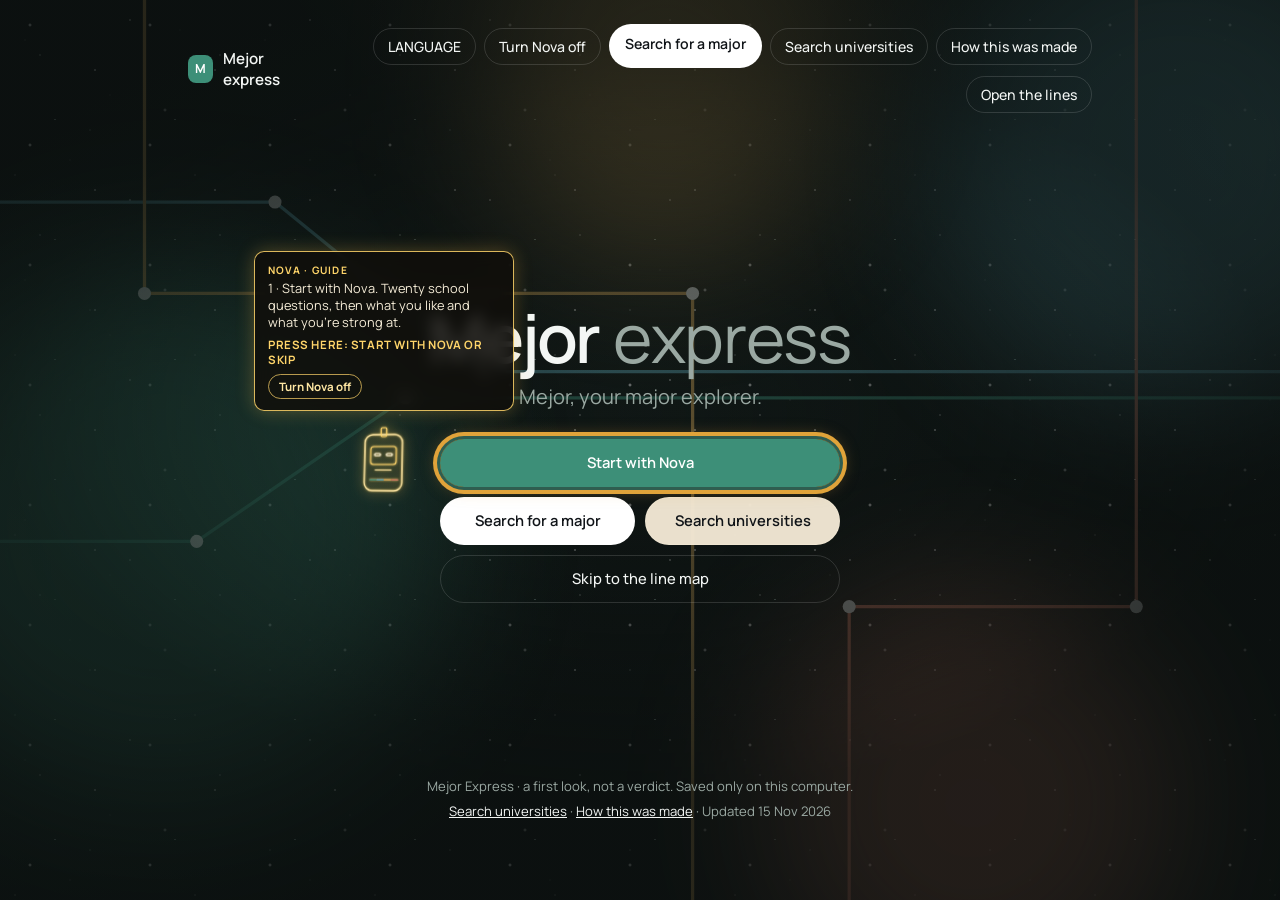
<file: index.html>
<!DOCTYPE html>
<html lang="en" data-title="title.home" data-desc="meta.home">
<head>
  <meta charset="UTF-8" />
  <meta name="viewport" content="width=device-width, initial-scale=1.0" />
  <meta name="description" content="Mejor maps what you like to 25 simple stations, then shows official major names at 15 universities with a meaning a 14-year-old can read. A first look — not a verdict." />
  <meta name="theme-color" content="#0c1110" />
  <title>Mejor express</title>
  <link rel="icon" href="favicon.svg" type="image/svg+xml" />
  <script>
    try { var _ml = localStorage.getItem("mejor-lang"); var _map = { zh: "zh-Hans", nl: "nl", fr: "fr", de: "de", es: "es" }; if (_map[_ml]) document.documentElement.lang = _map[_ml]; } catch (e) {}
  </script>
  <link rel="preconnect" href="https://fonts.googleapis.com" />
  <link rel="preconnect" href="https://fonts.gstatic.com" crossorigin />
  <link href="https://fonts.googleapis.com/css2?family=Manrope:wght@400;500;600;700;800&family=Noto+Sans+SC:wght@400;500;600;700&display=swap" rel="stylesheet" />
  <style>
    :root {
      --bg: #0c1110;
      --text: #f3f6f4;
      --mute: #9aa8a2;
      --line: rgba(243, 246, 244, 0.14);
      --logic: #3d8f78;
      --care: #5aa3b0;
      --world: #d4a85a;
      --make: #d07a62;
      --ink: #101418;
      --red: #e85d4c;
      --serif: "Manrope", "Noto Sans SC", sans-serif;
      --sans: "Manrope", "Noto Sans SC", sans-serif;
    }
    * { box-sizing: border-box; }
    html, body, button, input, select, textarea { font-family: var(--sans); }
    html, body { margin: 0; min-height: 100%; }
    html { -webkit-text-size-adjust: 100%; }
    body {
      font-family: var(--sans);
      color: var(--text);
      -webkit-font-smoothing: antialiased;
      background: var(--bg);
      min-height: 100vh;
      display: flex;
      flex-direction: column;
    }
    .stage {
      position: fixed;
      inset: 0;
      z-index: 0;
      pointer-events: none;
      overflow: hidden;
      background:
        radial-gradient(ellipse 80% 60% at 50% 40%, #121a18 0%, var(--bg) 72%);
    }
    .space-nebula {
      position: absolute;
      inset: -30%;
      background:
        radial-gradient(ellipse 42% 38% at 18% 58%, rgba(61, 143, 120, 0.18), transparent 72%),
        radial-gradient(ellipse 38% 34% at 82% 28%, rgba(90, 163, 176, 0.16), transparent 70%),
        radial-gradient(ellipse 30% 28% at 52% 12%, rgba(212, 168, 90, 0.12), transparent 68%);
      animation: nebulaDrift 45s ease-in-out infinite;
    }
    .starfield {
      position: absolute;
      inset: 0;
      background-repeat: repeat;
      will-change: background-position;
    }
    .starfield-far {
      opacity: 0.35;
      background-image:
        radial-gradient(1px 1px at 25px 40px, rgba(255,255,255,0.55), transparent),
        radial-gradient(1px 1px at 110px 95px, rgba(255,255,255,0.45), transparent),
        radial-gradient(1px 1px at 180px 30px, rgba(212,240,234,0.4), transparent),
        radial-gradient(1px 1px at 70px 160px, rgba(255,255,255,0.5), transparent);
      background-size: 240px 240px;
      animation: spaceScrollFar 90s linear infinite;
    }
    .starfield-mid {
      opacity: 0.55;
      background-image:
        radial-gradient(1.2px 1.2px at 40px 55px, rgba(255,255,255,0.75), transparent),
        radial-gradient(1.5px 1.5px at 130px 20px, rgba(255,255,255,0.85), transparent),
        radial-gradient(1px 1px at 90px 130px, rgba(232,255,248,0.7), transparent),
        radial-gradient(2px 2px at 165px 110px, rgba(255,255,255,0.9), transparent),
        radial-gradient(1px 1px at 15px 175px, rgba(255,255,255,0.65), transparent);
      background-size: 180px 180px;
      animation: spaceScrollMid 50s linear infinite;
    }
    .starfield-near {
      opacity: 0.75;
      background-image:
        radial-gradient(2px 2px at 30px 25px, rgba(255,255,255,0.95), transparent),
        radial-gradient(1.5px 1.5px at 95px 70px, rgba(255,255,255,0.85), transparent),
        radial-gradient(2.5px 2.5px at 140px 45px, rgba(255,255,255,1), transparent),
        radial-gradient(1.5px 1.5px at 55px 120px, rgba(212,240,234,0.9), transparent);
      background-size: 120px 120px;
      animation: spaceScrollNear 24s linear infinite;
    }
    .blob {
      position: absolute;
      border-radius: 50%;
      filter: blur(72px);
      opacity: 0.42;
      will-change: transform;
    }
    .blob.logic {
      width: 42vw; height: 42vw; left: -8vw; top: 28%; background: var(--logic);
      animation: spaceOrbitA 32s linear infinite;
    }
    .blob.care {
      width: 36vw; height: 36vw; right: -10vw; top: -8%; background: var(--care);
      animation: spaceOrbitB 40s linear infinite;
    }
    .blob.world {
      width: 28vw; height: 28vw; left: 38%; top: -12%; background: var(--world);
      animation: spaceOrbitC 36s linear infinite;
    }
    .blob.make {
      width: 32vw; height: 32vw; right: 8%; bottom: -12%; background: var(--make);
      animation: spaceOrbitD 44s linear infinite;
    }
    .stage-map {
      position: absolute;
      inset: -8%;
      width: 116%;
      height: 116%;
      opacity: 0.5;
      animation: mapFloat 60s linear infinite;
      will-change: transform;
    }
    @keyframes spaceScrollFar {
      from { background-position: 0 0; }
      to { background-position: 240px 240px; }
    }
    @keyframes spaceScrollMid {
      from { background-position: 0 0; }
      to { background-position: -180px 270px; }
    }
    @keyframes spaceScrollNear {
      from { background-position: 0 0; }
      to { background-position: -120px 180px; }
    }
    @keyframes nebulaDrift {
      0% { transform: translate3d(0, 0, 0) scale(1); }
      33% { transform: translate3d(3%, -2%, 0) scale(1.04); }
      66% { transform: translate3d(-2%, 3%, 0) scale(1.02); }
      100% { transform: translate3d(0, 0, 0) scale(1); }
    }
    @keyframes spaceOrbitA {
      0% { transform: translate3d(0, 0, 0); }
      25% { transform: translate3d(8%, -6%, 0); }
      50% { transform: translate3d(4%, 8%, 0); }
      75% { transform: translate3d(-6%, 4%, 0); }
      100% { transform: translate3d(0, 0, 0); }
    }
    @keyframes spaceOrbitB {
      0% { transform: translate3d(0, 0, 0); }
      25% { transform: translate3d(-7%, 5%, 0); }
      50% { transform: translate3d(5%, 9%, 0); }
      75% { transform: translate3d(8%, -4%, 0); }
      100% { transform: translate3d(0, 0, 0); }
    }
    @keyframes spaceOrbitC {
      0% { transform: translate3d(0, 0, 0); }
      25% { transform: translate3d(5%, 6%, 0); }
      50% { transform: translate3d(-4%, -5%, 0); }
      75% { transform: translate3d(6%, -3%, 0); }
      100% { transform: translate3d(0, 0, 0); }
    }
    @keyframes spaceOrbitD {
      0% { transform: translate3d(0, 0, 0); }
      25% { transform: translate3d(-5%, -7%, 0); }
      50% { transform: translate3d(7%, 3%, 0); }
      75% { transform: translate3d(-3%, 6%, 0); }
      100% { transform: translate3d(0, 0, 0); }
    }
    @keyframes mapFloat {
      0% { transform: translate3d(0, 0, 0) rotate(0deg); }
      50% { transform: translate3d(-3%, 2%, 0) rotate(0.6deg); }
      100% { transform: translate3d(0, 0, 0) rotate(0deg); }
    }
    .stage-vignette {
      position: absolute;
      inset: 0;
      background:
        radial-gradient(ellipse 50% 42% at 50% 46%, rgba(12, 17, 16, 0.2) 0%, rgba(12, 17, 16, 0.72) 100%);
    }
    ::selection { background: #3d8f78; color: #fff; }
    .wrap {
      position: relative;
      z-index: 1;
      flex: 1;
      display: flex;
      flex-direction: column;
      max-width: 960px;
      width: 100%;
      margin: 0 auto;
      padding: 24px 28px 40px;
    }
    .skip {
      position: absolute; left: 16px; top: -48px; z-index: 80;
      background: #fff; color: var(--ink);
      padding: 8px 12px; font-weight: 600; text-decoration: none;
      border-radius: 999px;
    }
    .skip:focus { top: 12px; }
    :focus-visible { outline: 2px solid #fff; outline-offset: 3px; }
    .lang-btn:focus-visible, nav a.ghost:focus-visible, nav a.search-btn:focus-visible,
    .play:focus-visible, .ghost-btn:focus-visible, .search-btn:focus-visible, .uni-search-btn:focus-visible {
      outline: 2px solid var(--world); outline-offset: 3px;
    }

    nav {
      display: flex; justify-content: space-between; align-items: center;
      gap: 12px; color: var(--text);
    }
    .nav-end { display: flex; align-items: center; gap: 8px; flex-wrap: wrap; justify-content: flex-end; }
    .lang-btn {
      appearance: none; cursor: pointer; font: inherit;
      color: var(--text); background: transparent;
      border: 1px solid var(--line);
      padding: 8px 14px; font-weight: 500; font-size: 0.88rem;
      border-radius: 999px;
    }
    .lang-btn:hover { background: rgba(255, 255, 255, 0.06); }
    .logo {
      display: flex; align-items: center; gap: 10px;
      text-decoration: none; color: var(--text);
      font-weight: 600; font-size: 0.95rem;
    }
    .mark {
      width: 28px; height: 28px;
      border-radius: 8px;
      background: var(--logic);
      display: grid; place-items: center;
    }
    .mark span { display: block; font-size: 0.78rem; font-weight: 700; color: #fff; }
    nav a.ghost {
      color: var(--text); text-decoration: none;
      border: 1px solid var(--line);
      padding: 8px 14px; font-weight: 500; font-size: 0.88rem;
      border-radius: 999px;
    }
    nav a.ghost:hover { background: rgba(255, 255, 255, 0.06); }
    nav a.search-btn {
      color: var(--ink);
      background: #fff;
      border: 0;
      padding: 10px 16px;
      min-height: 44px;
      font-weight: 600;
      font-size: 0.88rem;
      text-decoration: none;
      border-radius: 999px;
    }

    main {
      flex: 1;
      display: grid;
      place-items: center;
      text-align: center;
      padding: 48px 0 32px;
    }
    .hero { max-width: 32rem; }
    h1 {
      font-family: var(--serif);
      font-size: clamp(2.6rem, 8vw, 4.2rem);
      margin: 0 0 10px;
      line-height: 1.02;
      font-weight: 600;
      letter-spacing: -0.04em;
      color: var(--text);
    }
    h1 .express {
      display: inline-flex;
      font-weight: 400;
      letter-spacing: -0.02em;
      color: var(--mute);
      margin-left: 0.06em;
    }
    .express-letter {
      display: inline-block;
      animation: letterBounce 1.9s cubic-bezier(0.45, 0, 0.2, 1) infinite;
      transform-origin: center bottom;
    }
    .express-letter:nth-child(1) { animation-delay: 0s; }
    .express-letter:nth-child(2) { animation-delay: 0.08s; }
    .express-letter:nth-child(3) { animation-delay: 0.16s; }
    .express-letter:nth-child(4) { animation-delay: 0.24s; }
    .express-letter:nth-child(5) { animation-delay: 0.32s; }
    .express-letter:nth-child(6) { animation-delay: 0.4s; }
    .express-letter:nth-child(7) { animation-delay: 0.48s; }
    @keyframes letterBounce {
      0%, 100% { transform: translateY(0); }
      18% { transform: translateY(-0.22em); }
      36% { transform: translateY(0); }
    }
    .catch {
      font-size: clamp(1.05rem, 2.6vw, 1.25rem);
      margin: 0 0 28px;
      color: var(--mute);
      line-height: 1.45;
      font-weight: 400;
    }
    .cta {
      display: flex;
      flex-direction: column;
      gap: 10px;
      width: 100%;
      max-width: 400px;
      margin: 0 auto;
    }
    .cta-row {
      display: grid;
      grid-template-columns: 1fr 1fr;
      gap: 10px;
    }
    .play, .ghost-btn, .cta .search-btn, .cta .uni-search-btn {
      display: inline-flex;
      align-items: center;
      justify-content: center;
      text-decoration: none;
      border-radius: 999px;
      min-height: 48px;
      width: 100%;
      padding: 11px 16px;
      font: inherit;
      font-weight: 600;
      font-size: 0.92rem;
      line-height: 1.25;
      text-align: center;
      white-space: normal;
      letter-spacing: 0;
      text-transform: none;
    }
    .play {
      background: var(--logic);
      color: #fff;
      border: 0;
    }
    .play:hover { background: #347a67; }
    .cta .search-btn {
      background: #fff;
      color: var(--ink);
      border: 0;
    }
    .cta .search-btn:hover { filter: brightness(0.97); }
    .cta .uni-search-btn {
      background: rgba(244, 234, 214, 0.96);
      color: var(--ink);
      border: 1px solid rgba(244, 234, 214, 0.4);
      box-shadow: none;
    }
    .cta .uni-search-btn:hover { filter: brightness(1.04); }
    .ghost-btn {
      background: transparent;
      color: var(--text);
      border: 1px solid var(--line);
      font-weight: 500;
    }
    .ghost-btn:hover { background: rgba(255, 255, 255, 0.06); }
    html[lang="zh-Hans"] .play,
    html[lang="zh-Hans"] .ghost-btn,
    html[lang="zh-Hans"] .cta .search-btn,
    html[lang="zh-Hans"] .cta .uni-search-btn {
      font-size: 0.95rem;
      letter-spacing: 0.02em;
    }

    footer {
      text-align: center;
      color: var(--mute);
      font-size: 0.82rem;
      line-height: 1.5;
    }
    footer p { margin: 0 0 6px; }
    footer a { color: var(--text); }

    @media (max-width: 640px) {
      .wrap { padding: 16px 16px 28px; }
      nav { flex-direction: column; align-items: flex-start; }
      .cta { max-width: none; }
      .cta-row { grid-template-columns: 1fr; }
    }
    @media (prefers-reduced-motion: reduce) {
      .blob, .starfield, .space-nebula, .stage-map { animation: none; }
      .express-letter { animation: none; }
      .blob { filter: blur(64px); }
    }
  </style>
</head>
<body>
  <div class="stage" aria-hidden="true">
    <div class="space-nebula"></div>
    <div class="starfield starfield-far"></div>
    <div class="starfield starfield-mid"></div>
    <div class="starfield starfield-near"></div>
    <div class="blob logic"></div>
    <div class="blob care"></div>
    <div class="blob world"></div>
    <div class="blob make"></div>
    <svg class="stage-map" viewBox="0 0 1200 800" preserveAspectRatio="xMidYMid slice">
      <path d="M-20 210 L 320 210 L 480 340 L 1240 340" fill="none" stroke="#5aa3b0" stroke-width="2.5" stroke-linecap="round" stroke-linejoin="round"/>
      <path d="M-20 470 L 260 470 L 420 360 L 1240 360" fill="none" stroke="#3d8f78" stroke-width="2.5" stroke-linecap="round" stroke-linejoin="round"/>
      <path d="M 220 -20 L 220 280 L 640 280 L 640 820" fill="none" stroke="#d4a85a" stroke-width="2.5" stroke-linecap="round" stroke-linejoin="round"/>
      <path d="M 980 -20 L 980 520 L 760 520 L 760 820" fill="none" stroke="#d07a62" stroke-width="2.5" stroke-linecap="round" stroke-linejoin="round"/>
      <g fill="#f3f6f4">
        <circle cx="320" cy="210" r="5"/>
        <circle cx="480" cy="340" r="5"/>
        <circle cx="260" cy="470" r="5"/>
        <circle cx="420" cy="360" r="5"/>
        <circle cx="220" cy="280" r="5"/>
        <circle cx="640" cy="280" r="5"/>
        <circle cx="980" cy="520" r="5"/>
        <circle cx="760" cy="520" r="5"/>
      </g>
    </svg>
    <div class="stage-vignette"></div>
  </div>
  <a class="skip" href="#main" data-i18n="skip">Skip to content</a>
  <div class="wrap">
    <nav>
      <a class="logo" href="index.html"><span class="mark"><span>M</span></span> Mejor express</a>
      <div class="nav-end">
        <button class="lang-btn" type="button" data-lang-toggle>LANGUAGE</button>
        <button class="lang-btn" type="button" data-nova-toggle>Turn Nova off</button>
        <a class="search-btn" href="search.html" data-i18n="nav.search">Search for a major</a>
        <a class="ghost" href="schools.html" data-i18n="nav.searchUnis">Search universities</a>
        <a class="ghost" href="method.html" data-i18n="nav.method">How this was made</a>
        <a class="ghost" href="explorer.html?skip=1" data-i18n="nav.open">Open the lines</a>
      </div>
    </nav>

    <main id="main">
      <div class="hero">
        <h1>Mejor <span class="express" aria-label="express"><span class="express-letter">e</span><span class="express-letter">x</span><span class="express-letter">p</span><span class="express-letter">r</span><span class="express-letter">e</span><span class="express-letter">s</span><span class="express-letter">s</span></span></h1>
        <p class="catch" data-i18n="catch">Mejor, your major explorer.</p>
        <div class="cta">
          <a class="play" id="startNova" href="explorer.html?nova=1" data-i18n="cta.play">Start with Nova</a>
          <div class="cta-row">
            <a class="search-btn" id="searchMajor" href="search.html" data-i18n="nav.search">Search for a major</a>
            <a class="uni-search-btn" id="searchUnis" href="schools.html" data-i18n="nav.searchUnis">Search universities</a>
          </div>
          <a class="ghost-btn" href="explorer.html?skip=1" data-i18n="cta.skip">Skip to the line map</a>
        </div>
      </div>
    </main>

    <footer>
      <p data-i18n="foot.legal">Mejor Express · a first look, not a verdict. Saved only on this computer.</p>
      <p><a href="schools.html" data-i18n="nav.searchUnis">Search universities</a> · <a href="method.html" data-i18n="nav.method">How this was made</a> · <span data-i18n="updated">Updated 15 Nov 2026</span></p>
    </footer>
  </div>

  <aside id="novaGuide" class="nova-guide" data-nova-dock aria-live="polite" aria-label="Nova guide">
    <div class="nova-guide-face" aria-hidden="true">
      <svg viewBox="0 0 72 84" fill="none" xmlns="http://www.w3.org/2000/svg">
        <g fill="none" stroke-linejoin="round" stroke-linecap="round">
          <rect x="17" y="14" width="38" height="56" rx="8" stroke="#ffe7a3" stroke-width="1.35"/>
          <rect x="33.2" y="7" width="5.6" height="9" rx="1.2" stroke="#ffd56a" stroke-width="1.15"/>
          <rect x="23" y="26" width="26" height="18" rx="3" stroke="#ffd56a" stroke-width="1.05"/>
          <rect class="eye" x="27" y="33" width="6" height="2.2" rx="1" stroke="#fff6d8" stroke-width="1.15"/>
          <rect class="eye" x="39" y="33" width="6" height="2.2" rx="1" stroke="#fff6d8" stroke-width="1.15"/>
          <path class="nova-smile" d="M28 49.5 H44" stroke="#ffe7a3" stroke-width="1.15"/>
          <path d="M23 59.2 H29.2" stroke="#3d8f78" stroke-width="1.6"/>
          <path d="M30.2 59.2 H36.4" stroke="#5aa3b0" stroke-width="1.6"/>
          <path d="M37.4 59.2 H43.6" stroke="#d4a85a" stroke-width="1.6"/>
          <path d="M44.6 59.2 H50.8" stroke="#d07a62" stroke-width="1.6"/>
        </g>
      </svg>
    </div>
    <div class="nova-guide-copy">
      <div class="nova-name" data-i18n="nova.name">Nova · guide</div>
      <p data-i18n="guide.home">Press “Start with Nova”. Or press “Skip to the line map” if you want to pick likes yourself.</p>
      <p class="soft" data-i18n="guide.homeSoft">I can keep helping on the map. Turn me off anytime — I will stay quiet.</p>
      <p class="where" data-i18n="guide.where.home">Press here: Start with Nova or Skip</p>
      <button class="nova-quiet" type="button" data-nova-toggle>Turn Nova off</button>
    </div>
  </aside>
  <button class="nova-wake" type="button" data-nova-wake hidden data-i18n="nova.wake">Ask Nova</button>

  <script src="i18n.js"></script>
  <script src="i18n-langs.js"></script>
  <script src="i18n-lines.js"></script>
  <script>
    var HOME_TOUR_LAST = 4;
    var homeTour = 0;
    function homeTourStep(i) {
      var play = document.getElementById("startNova") || document.querySelector(".cta .play");
      var search = document.getElementById("searchMajor") || document.querySelector(".cta .search-btn");
      var searchUnis = document.getElementById("searchUnis");
      var skip = document.querySelector(".cta .ghost-btn");
      var steps = [
        { el: play, where: "guide.where.home", text: "guide.home" },
        { el: search, where: "guide.where.search", text: "guide.search" },
        { el: searchUnis, where: "guide.where.searchUnis", text: "guide.searchUnis" },
        { el: skip, where: "guide.where.skip", text: "guide.skip" },
        { el: document.body, where: "guide.where.luck", text: "guide.homeLuck", cheer: true }
      ];
      return steps[Math.min(i, HOME_TOUR_LAST)];
    }
    function updateHomeGuide() {
      if (!MejorNova.isOn()) {
        MejorNova.park();
        return;
      }
      var step = homeTourStep(homeTour);
      var target = step.el || document.body;
      if (step.cheer) {
        MejorNova.point(document.body, MejorI18n.t(step.where), MejorI18n.t(step.text), { cheer: true, key: "luck", scroll: false });
        return;
      }
      MejorNova.point(target, MejorI18n.t(step.where), MejorI18n.t(step.text));
    }
    function nextHomeTour() {
      if (!MejorNova.isOn()) return;
      if (homeTour >= HOME_TOUR_LAST) return;
      homeTour += 1;
      updateHomeGuide();
    }
    MejorI18n.apply();
    MejorI18n.bindToggles();
    MejorNova.bind(updateHomeGuide);
    document.addEventListener("mejor-nova-next", nextHomeTour);
    document.addEventListener("pointerup", function (e) {
      if (!MejorNova.isOn()) return;
      if (e.button != null && e.button !== 0) return;
      if (e.target.closest("[data-nova-toggle], [data-nova-wake], [data-lang-toggle], .lang-wrap")) return;
      if (homeTour >= HOME_TOUR_LAST) return;
      if (e.target.closest("#startNova, #searchMajor, #searchUnis, .cta a, nav a")) return;
      if (e.target.closest("#novaFlyer")) return;
      nextHomeTour();
    });
  </script>
</body>
</html>
</file>
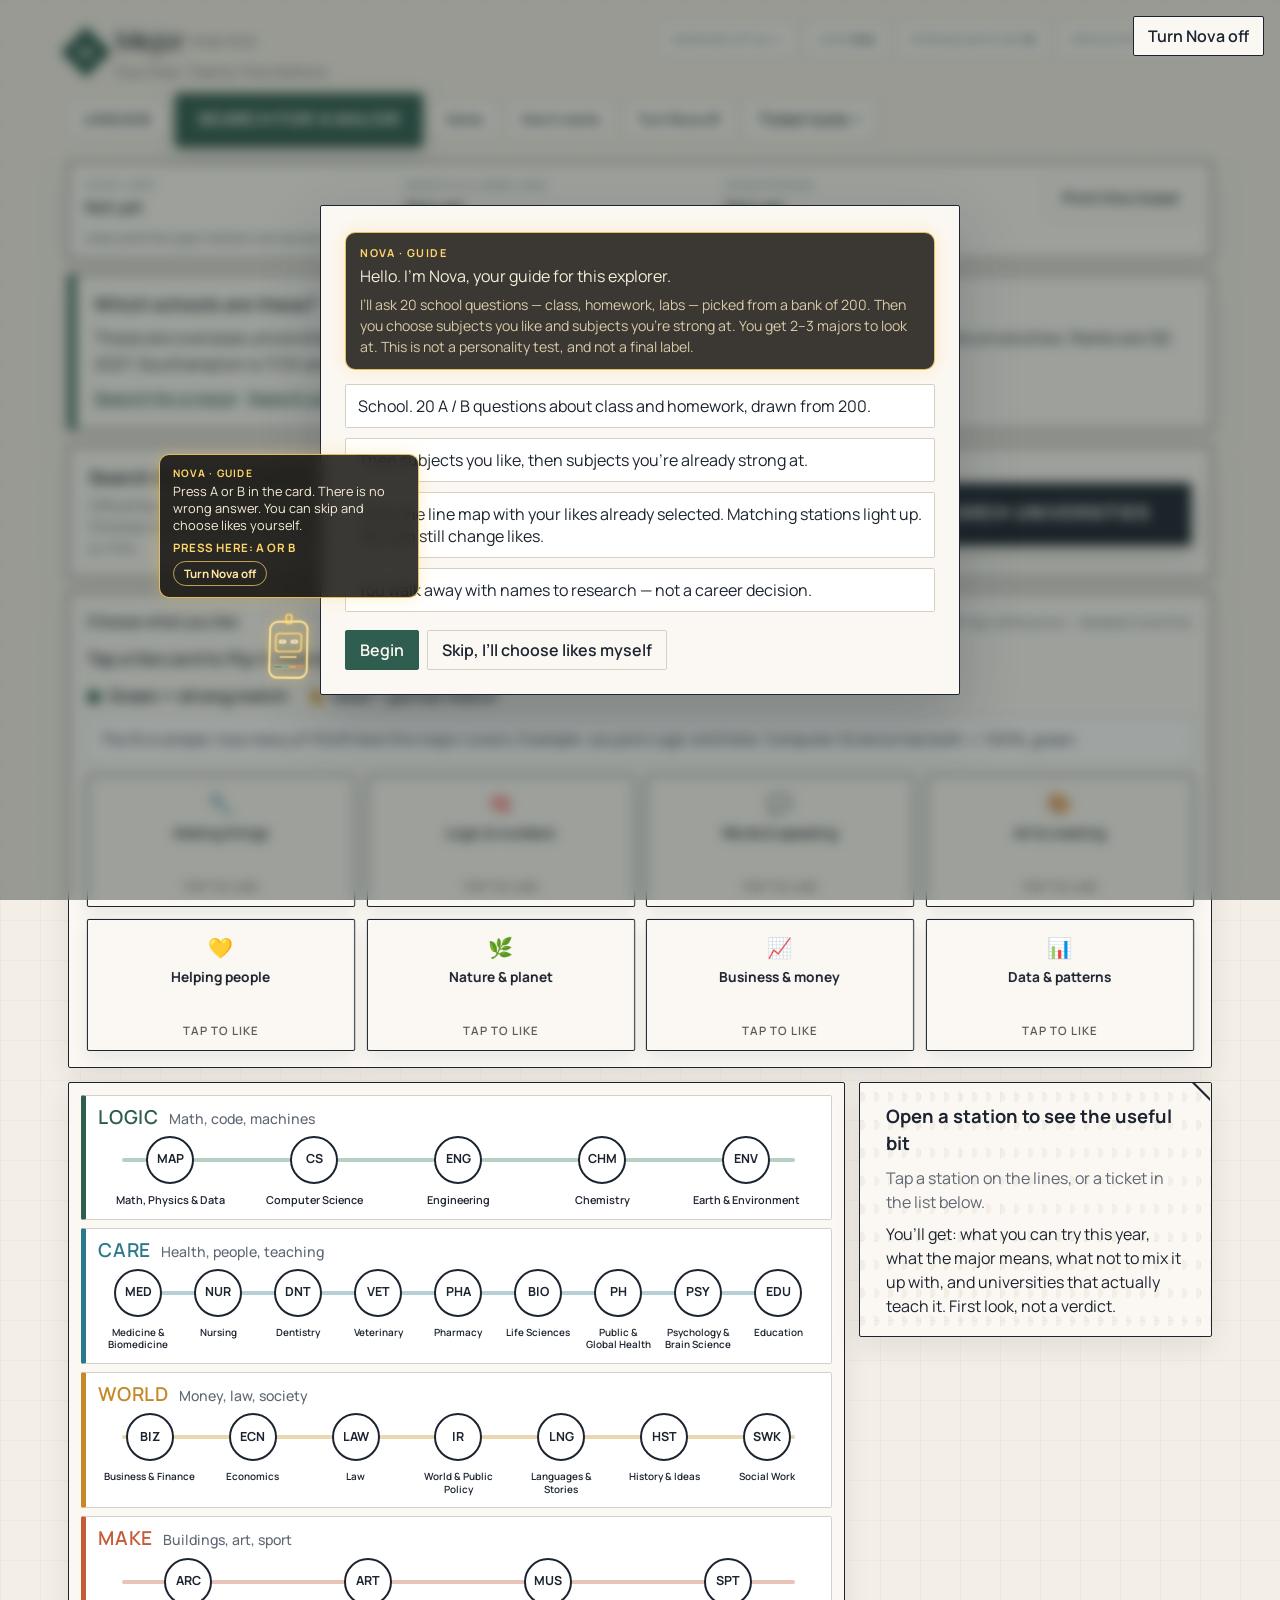
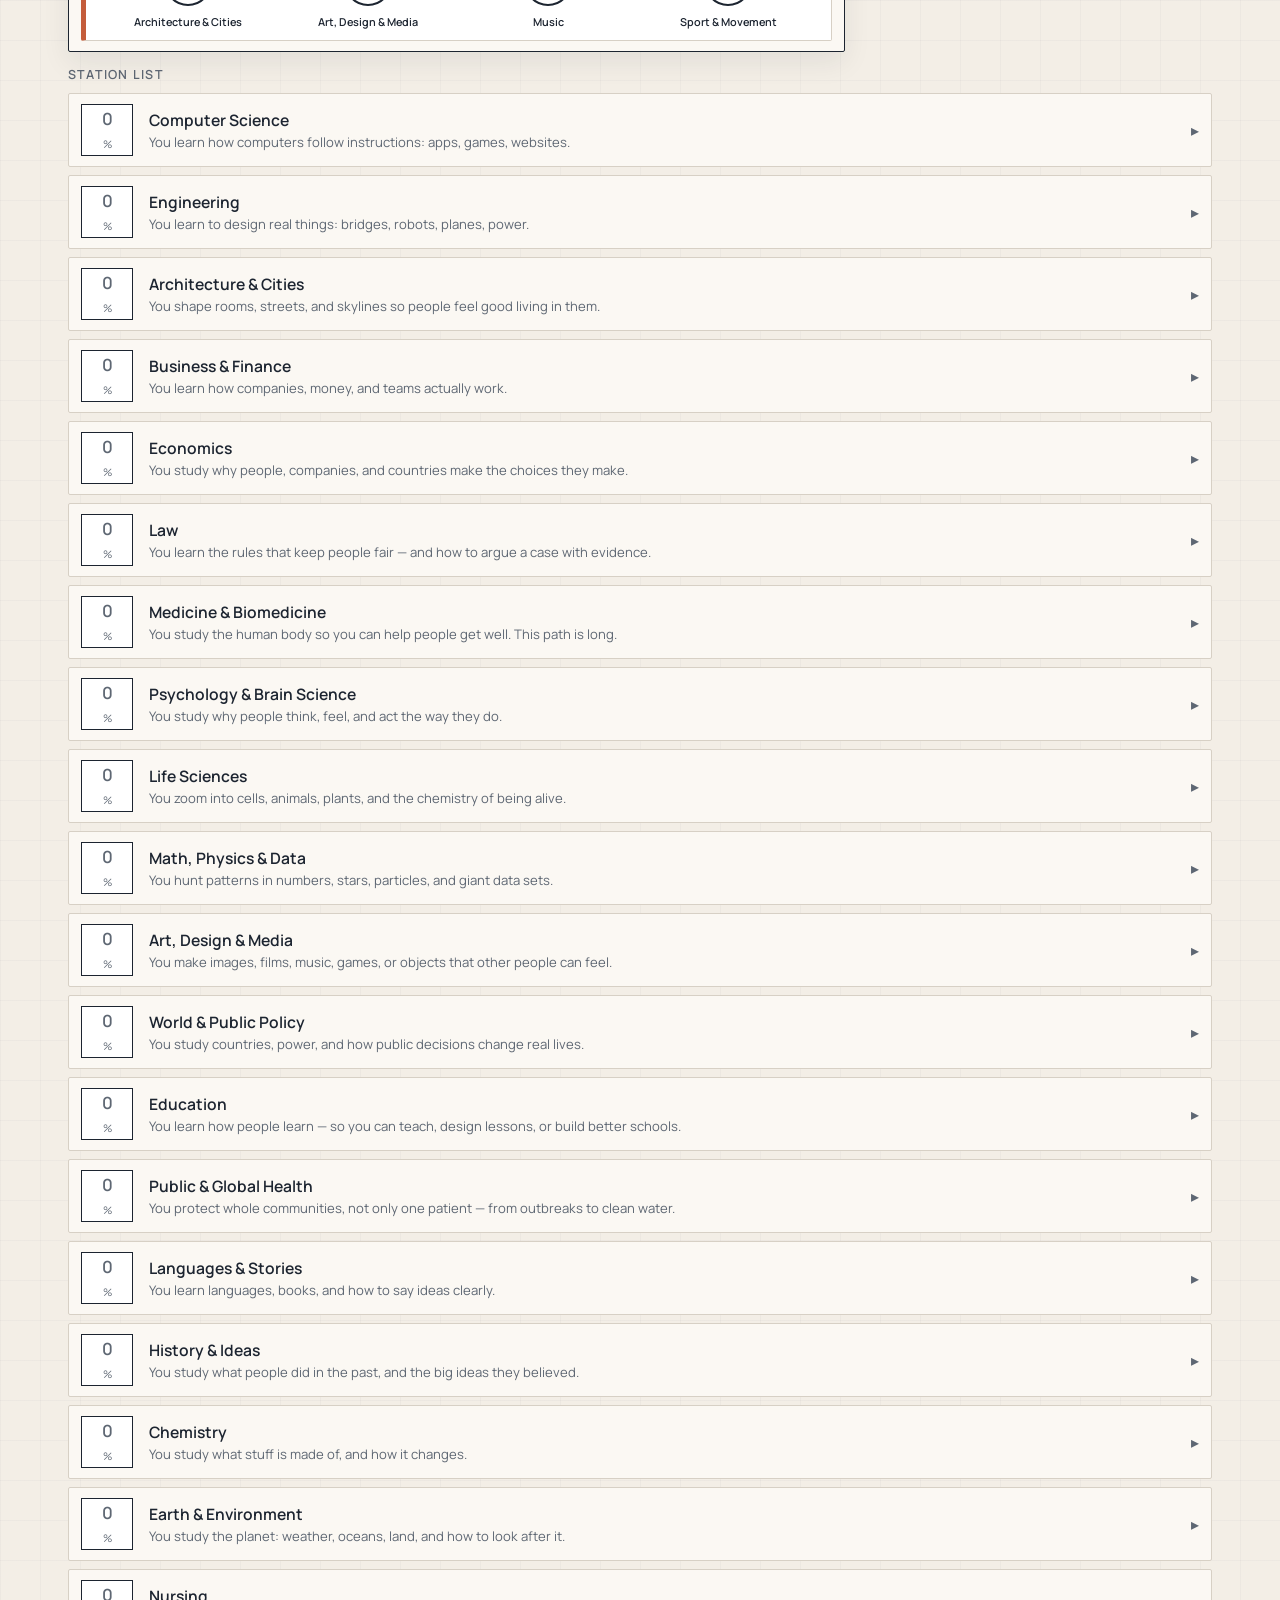
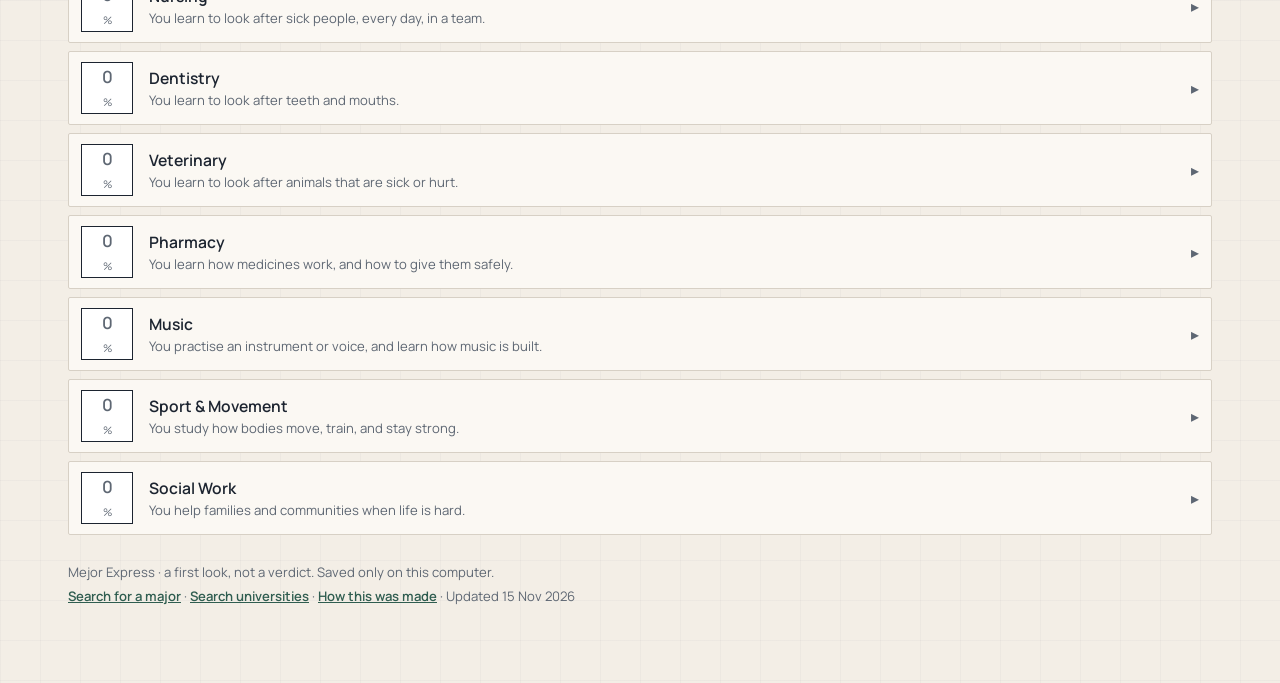
<file: explorer.html>
<!DOCTYPE html>
<html lang="en" data-title="title.explorer" data-desc="meta.explorer">
<head>
  <meta charset="UTF-8" />
  <meta name="viewport" content="width=device-width, initial-scale=1.0" />
  <meta name="description" content="Pick likes, see matching majors light on four lines, and open a station to read what it means and which universities teach it." />
  <meta name="theme-color" content="#1c2822" />
  <title>Mejor · Line map</title>
  <link rel="icon" href="favicon.svg" type="image/svg+xml" />
  <script>
    try { var _ml = localStorage.getItem("mejor-lang"); var _map = { zh: "zh-Hans", nl: "nl", fr: "fr", de: "de", es: "es" }; if (_map[_ml]) document.documentElement.lang = _map[_ml]; } catch (e) {}
  </script>
  <link rel="preconnect" href="https://fonts.googleapis.com" />
  <link rel="preconnect" href="https://fonts.gstatic.com" crossorigin />
  <link href="https://fonts.googleapis.com/css2?family=Manrope:wght@400;500;600;700;800&family=Noto+Sans+SC:wght@400;500;600;700&display=swap" rel="stylesheet" />
  <style>
    :root {
      --bg: #f3eee6;
      --bg-2: #e8e1d6;
      --panel: #fbf8f3;
      --line: #d7d0c5;
      --lime: #2f5d50;
      --cyan: #3d6574;
      --coral: #8b5a44;
      --gold: #b8956a;
      --ink: #1c2430;
      --muted: #5e6773;
      --low: #9aa3ad;
      --radius: 2px;
      --ease: cubic-bezier(0.22, 1, 0.36, 1);
      --shadow: 0 10px 28px rgba(28, 36, 48, 0.08);
      --serif: "Manrope", "Noto Sans SC", sans-serif;
      --sans: "Manrope", "Noto Sans SC", sans-serif;
    }

    html[lang="zh-Hans"] .stat,
    html[lang="zh-Hans"] button.ghost,
    html[lang="zh-Hans"] button.play,
    html[lang="zh-Hans"] a.ghost,
    html[lang="zh-Hans"] a.search-btn,
    html[lang="zh-Hans"] .ticket-tools summary {
      letter-spacing: 0.03em;
      text-transform: none;
    }

    * { box-sizing: border-box; }
    html, body, button, input, select, textarea { font-family: var(--sans); }
    html, body { margin: 0; min-height: 100%; }
    html { -webkit-text-size-adjust: 100%; }
    body {
      font-family: var(--sans);
      color: var(--ink);
      -webkit-font-smoothing: antialiased;
      background:
        linear-gradient(90deg, rgba(28, 36, 48, 0.028) 1px, transparent 1px) 0 0 / 40px 40px,
        linear-gradient(rgba(28, 36, 48, 0.028) 1px, transparent 1px) 0 0 / 40px 40px,
        var(--bg);
      overflow-x: hidden;
    }
    ::selection { background: #d5e6df; color: var(--ink); }

    .app { position: relative; z-index: 1; max-width: 1180px; margin: 0 auto; padding: 22px 18px 56px; }
    .skip {
      position: absolute; left: 16px; top: -48px; z-index: 80;
      background: var(--panel); color: var(--ink);
      padding: 8px 12px; font-weight: 700; text-decoration: none;
      border: 1.5px solid var(--ink);
    }
    .skip:focus { top: 12px; }
    :focus-visible { outline: 2px solid var(--lime); outline-offset: 2px; }

    .hud {
      display: grid;
      grid-template-columns: 1fr auto;
      gap: 12px;
      align-items: start;
      margin-bottom: 18px;
    }
    .brand { display: flex; gap: 12px; align-items: center; text-decoration: none; color: inherit; }
    .probe {
      width: 36px; height: 36px;
      background: var(--lime);
      color: #fbf8f3;
      display: grid; place-items: center;
      font-weight: 700; letter-spacing: 0.04em;
      transform: rotate(45deg);
    }
    .probe span { transform: rotate(-45deg); display: block; }
    h1 {
      margin: 0;
      font-family: var(--serif);
      font-size: 1.65rem;
      font-weight: 500;
      letter-spacing: -0.02em;
    }
    h1 .express {
      display: inline-block;
      font-family: var(--sans);
      font-size: 0.48em;
      font-weight: 600;
      letter-spacing: 0.16em;
      text-transform: lowercase;
      vertical-align: 0.42em;
      margin-left: 0.28em;
      color: var(--muted);
    }
    .tagline { margin: 4px 0 0; color: var(--muted); font-size: 0.9rem; }
    .hud-stats { display: flex; gap: 8px; flex-wrap: wrap; justify-content: flex-end; }
    .stat {
      background: var(--panel);
      border: 1px solid var(--line);
      border-radius: 2px;
      padding: 8px 12px;
      font-size: 0.75rem;
      letter-spacing: 0.06em;
      text-transform: uppercase;
      color: var(--muted);
    }
    .stat b { color: var(--ink); font-weight: 700; }
    .hud-actions { display: flex; gap: 8px; grid-column: 1 / -1; flex-wrap: wrap; align-items: center; }
    .hud-actions .ghost, .hud-actions .play, .ticket-tools summary { font-size: 0.82rem; }
    .hud-actions a.search-btn { font-size: 1.05rem; min-height: 48px; }
    .ticket-tools {
      position: relative;
    }
    .ticket-tools[open] { flex: 1 1 100%; }
    .ticket-tools summary {
      appearance: none;
      list-style: none;
      cursor: pointer;
      border: 1px solid var(--line);
      background: var(--panel);
      color: var(--ink);
      border-radius: 2px;
      padding: 8px 14px;
      font: inherit;
      font-weight: 600;
      display: inline-flex;
      align-items: center;
      gap: 6px;
      transition: border-color 0.15s var(--ease), background 0.15s var(--ease);
    }
    .ticket-tools summary::-webkit-details-marker { display: none; }
    .ticket-tools summary::marker { content: none; }
    .ticket-tools summary::after { content: "▾"; font-size: 0.7em; opacity: 0.7; }
    .ticket-tools[open] summary { border-color: var(--ink); background: #fff; }
    .ticket-tools[open] summary::after { content: "▴"; }
    .ticket-tools .tools-panel {
      display: flex;
      flex-wrap: wrap;
      gap: 8px;
      margin-top: 8px;
    }
    .uni-line {
      margin: 10px 0 8px;
      font-size: 0.95rem;
      line-height: 1.45;
      color: var(--ink);
      padding: 10px 12px;
      background: #fff;
      border: 1px solid var(--line);
      border-left: 6px solid var(--lime);
    }
    a.ghost {
      border: 1px solid var(--line);
      background: var(--panel);
      color: var(--ink);
      border-radius: 2px;
      padding: 8px 14px;
      cursor: pointer;
      font: inherit;
      font-weight: 600;
      text-decoration: none;
      display: inline-flex;
      align-items: center;
      transition: border-color 0.15s var(--ease), background 0.15s var(--ease);
    }
    a.ghost:hover { border-color: var(--ink); background: #fff; }
    a.search-btn {
      display: inline-flex;
      align-items: center;
      justify-content: center;
      background: var(--lime);
      color: #fbf8f3;
      border: 1.5px solid var(--lime);
      border-radius: 2px;
      padding: 13px 22px;
      min-height: 48px;
      font: inherit;
      font-weight: 800;
      font-size: 1.05rem;
      letter-spacing: 0.08em;
      text-transform: uppercase;
      text-decoration: none;
      cursor: pointer;
      box-shadow: 0 3px 0 #1e3f36, 0 8px 18px rgba(47, 93, 80, 0.28);
    }
    a.search-btn:hover { filter: brightness(1.08); }
    .uni-search-band {
      display: flex;
      flex-wrap: wrap;
      align-items: center;
      justify-content: space-between;
      gap: 14px 20px;
      margin-bottom: 14px;
      padding: 18px 20px;
      border: 1.5px solid var(--ink);
      border-radius: var(--radius);
      background: var(--panel);
      box-shadow: var(--shadow);
    }
    .uni-search-band b {
      display: block;
      font-family: var(--serif);
      font-size: 1.12rem;
      font-weight: 700;
      margin-bottom: 6px;
    }
    .uni-search-band p {
      margin: 0;
      font-size: 0.92rem;
      line-height: 1.45;
      color: var(--muted);
      max-width: 36em;
    }
    a.uni-search-btn {
      display: inline-flex;
      align-items: center;
      justify-content: center;
      flex: 0 0 auto;
      min-width: min(100%, 300px);
      min-height: 56px;
      padding: 16px 28px;
      background: var(--ink);
      color: #fbf8f3;
      border: 1.5px solid var(--ink);
      border-radius: 2px;
      font: inherit;
      font-weight: 800;
      font-size: 1.12rem;
      letter-spacing: 0.06em;
      text-transform: uppercase;
      text-decoration: none;
      text-align: center;
      box-shadow: 0 4px 0 #0c1110, 0 10px 22px rgba(12, 17, 16, 0.22);
      transition: filter 0.15s var(--ease), transform 0.15s var(--ease);
    }
    a.uni-search-btn:hover { filter: brightness(1.12); transform: translateY(-1px); }
    html[lang="zh-Hans"] a.uni-search-btn { letter-spacing: 0.04em; text-transform: none; }
    button.ghost, button.play {
      appearance: none;
      border: 1px solid var(--line);
      background: var(--panel);
      color: var(--ink);
      border-radius: 2px;
      padding: 8px 14px;
      cursor: pointer;
      font: inherit;
      font-weight: 600;
      transition: border-color 0.15s var(--ease), background 0.15s var(--ease), filter 0.15s var(--ease);
    }
    button.play { background: var(--lime); color: #fbf8f3; border-color: var(--lime); }
    button.ghost:hover { border-color: var(--ink); background: #fff; }
    button.play:hover { filter: brightness(1.08); }

    .likes {
      background: var(--panel);
      border: 1.5px solid var(--ink);
      border-radius: var(--radius);
      padding: 18px 18px 16px;
      margin-bottom: 14px;
      box-shadow: var(--shadow);
    }
    .likes-head { display: flex; justify-content: space-between; gap: 8px; align-items: baseline; }
    .likes-head h2 { margin: 0; font-size: 0.95rem; font-weight: 600; }
    .likes-head span { color: var(--muted); font-size: 0.85rem; }
    .hint {
      margin: 14px 0 0;
      font-size: 1.08rem;
      line-height: 1.5;
      color: var(--ink);
      font-weight: 600;
    }
    .match-key {
      display: flex;
      flex-wrap: wrap;
      gap: 22px;
      margin: 12px 0 0;
      font-size: 1.05rem;
      color: var(--ink);
      font-weight: 700;
    }
    .match-key i {
      display: inline-block;
      width: 14px; height: 14px;
      margin-right: 8px;
      vertical-align: -2px;
      border-radius: 999px;
    }
    .match-key .hot { background: #2f5d50; }
    .match-key .mid { background: #e0a33a; }
    .how {
      margin: 10px 0 0;
      font-size: 0.98rem;
      line-height: 1.5;
      color: var(--ink);
      padding: 10px 12px;
      background: #fff;
      border: 1px solid var(--line);
    }
    .like-grid {
      display: grid;
      grid-template-columns: repeat(4, 1fr);
      gap: 12px;
      margin-top: 12px;
    }
    .like {
      min-height: 132px;
      height: 132px;
    }
    .like .flip-face { align-items: center; text-align: center; }
    .like .ico { font-size: 1.25rem; }
    .like .lab { font-size: 0.86rem; font-weight: 700; text-align: center; }
    .like .subhint {
      font-size: 0.8rem;
      font-weight: 500;
      color: var(--muted);
      text-align: center;
      line-height: 1.3;
    }
    .like.on .flip-face { border-color: var(--lime); background: #e7efe9; }
    .like.shake { animation: shake 0.4s var(--ease); }
    @keyframes shake {
      0%, 100% { transform: translateX(0); }
      25% { transform: translateX(-6px); }
      75% { transform: translateX(6px); }
    }

    .combo {
      display: none;
      margin-top: 12px;
      padding: 10px 12px;
      border-radius: 2px;
      background: #f4efe4;
      border: 1px solid var(--line);
      font-weight: 600;
    }
    .combo.show { display: block; }
    .combo b { color: var(--ink); }
    @keyframes pop { from { opacity: 0; transform: translateY(6px); } to { opacity: 1; transform: none; } }

    .journey-stub {
      background: var(--panel);
      border: 1.5px solid var(--ink);
      padding: 14px 16px 12px;
      margin-bottom: 14px;
      box-shadow: var(--shadow);
    }
    .journey-stub .js-row {
      display: grid;
      grid-template-columns: 1fr 1fr 1fr auto;
      gap: 12px;
      align-items: end;
    }
    .journey-stub small {
      display: block;
      font-size: 0.68rem;
      letter-spacing: 0.1em;
      text-transform: uppercase;
      color: var(--muted);
      margin-bottom: 4px;
    }
    html[lang="zh-Hans"] .journey-stub small { letter-spacing: 0.04em; text-transform: none; }
    .journey-stub b { font-family: var(--serif); font-size: 1.02rem; font-weight: 600; }
    .journey-stub .js-note { margin: 10px 0 0; color: var(--muted); font-size: 0.88rem; }
    .journey-stub .back-note {
      display: none;
      margin: 0 0 10px;
      padding: 8px 10px;
      background: #e7efe9;
      font-weight: 600;
      font-size: 0.9rem;
    }
    .journey-stub .back-note.show { display: block; }
    @media (max-width: 860px) {
      .journey-stub .js-row { grid-template-columns: 1fr 1fr; }
    }

    .stage {
      display: grid;
      grid-template-columns: minmax(0, 1.65fr) minmax(240px, 0.75fr);
      gap: 14px;
      margin-bottom: 14px;
      align-items: start;
    }
    .radar-wrap {
      position: relative;
      align-self: start;
      height: auto;
      width: 100%;
      border-radius: 2px;
      border: 1.5px solid var(--ink);
      background: var(--panel);
      overflow: hidden;
      display: flex;
      box-shadow: var(--shadow);
    }
    .metro {
      position: relative;
      flex: none;
      width: 100%;
      min-width: 0;
      display: flex;
      flex-direction: column;
      justify-content: flex-start;
      gap: 8px;
      padding: 12px 12px 10px;
      overflow: visible;
    }
    .line-row {
      display: grid;
      grid-template-columns: 1fr;
      gap: 6px;
      align-items: stretch;
      flex: 0 0 auto;
      min-width: 0;
      padding: 10px 12px 8px;
      overflow: visible;
      border: 1px solid var(--line);
      border-left: 5px solid var(--ink);
      background: #fff;
      border-radius: 2px;
    }
    .line-row[data-line="logic"] { border-left-color: #2f5d50; }
    .line-row[data-line="care"] { border-left-color: #2a7a8c; }
    .line-row[data-line="world"] { border-left-color: #c48a2a; }
    .line-row[data-line="make"] { border-left-color: #c45c3a; }
    .line-meta {
      display: flex;
      flex-wrap: wrap;
      align-items: baseline;
      gap: 4px 10px;
    }
    .line-meta b {
      display: inline;
      font-family: var(--serif);
      font-size: 1.2rem;
      letter-spacing: 0.04em;
      text-transform: uppercase;
      color: var(--ink);
      font-weight: 600;
      line-height: 1.15;
    }
    .line-row[data-line="logic"] .line-meta b { color: #2f5d50; }
    .line-row[data-line="care"] .line-meta b { color: #2a7a8c; }
    .line-row[data-line="world"] .line-meta b { color: #c48a2a; }
    .line-row[data-line="make"] .line-meta b { color: #c45c3a; }
    .line-meta span {
      display: inline;
      margin: 0;
      font-size: 0.88rem;
      color: var(--muted);
      line-height: 1.35;
      font-weight: 500;
      text-transform: none;
      letter-spacing: 0;
    }
    html[lang="zh-Hans"] .line-meta b {
      letter-spacing: 0.04em;
      text-transform: none;
      font-size: 1.12rem;
    }
    .rail {
      position: relative;
      display: flex;
      flex-wrap: nowrap;
      align-items: flex-start;
      justify-content: space-between;
      gap: 2px 3px;
      min-width: 0;
      padding: 0 2px;
      overflow: visible;
    }
    .rail::before {
      content: "";
      position: absolute;
      left: clamp(19px, 2.1vw, 24px);
      right: clamp(19px, 2.1vw, 24px);
      top: calc(2px + clamp(38px, 4.2vw, 48px) / 2);
      transform: translateY(-50%);
      height: 4px;
      border-radius: 99px;
      z-index: 0;
      background: #d7d0c5;
      pointer-events: none;
    }
    .line-row[data-line="logic"] .rail::before { background: #b7d0c6; }
    .line-row[data-line="care"] .rail::before { background: #b5d0d6; }
    .line-row[data-line="world"] .rail::before { background: #ead7b0; }
    .line-row[data-line="make"] .rail::before { background: #e8c4b8; }
    .rail.dense .star .name {
      font-size: 0.62rem;
    }
    .star {
      appearance: none;
      background: none;
      border: 0;
      color: inherit;
      font: inherit;
      position: relative;
      z-index: 1;
      flex: 1 1 0;
      min-width: 0;
      max-width: none;
      width: auto;
      margin: 0;
      padding: 2px 1px 4px;
      transition: opacity 0.35s;
      cursor: pointer;
      text-align: center;
      pointer-events: auto;
      overflow: visible;
      display: flex;
      flex-direction: column;
      align-items: center;
      gap: 9px;
    }
    .star .planet {
      position: relative;
      z-index: 1;
      width: clamp(38px, 4.2vw, 48px);
      height: clamp(38px, 4.2vw, 48px);
      flex: none;
      display: grid;
      place-items: center;
      background: #fff;
      border: 2px solid var(--ink);
      border-radius: 999px;
      font-size: 0.78rem;
      font-weight: 700;
      color: var(--ink);
      transform: scale(var(--s, 1));
      transform-origin: center top;
      transition: transform 0.35s var(--ease), background 0.35s, color 0.35s, border-color 0.35s, box-shadow 0.35s;
    }
    .star .planet span { display: block; line-height: 1; }
    .star .name {
      display: block;
      width: 100%;
      margin: 0;
      padding: 0 2px;
      font-size: 0.68rem;
      line-height: 1.28;
      color: var(--ink);
      font-weight: 600;
      hyphens: none;
      word-break: normal;
      overflow-wrap: break-word;
    }
    .star.hot .planet {
      background: #2f5d50;
      color: #fbf8f3;
      border-color: #2f5d50;
      box-shadow: 0 0 0 3px rgba(47, 93, 80, 0.18);
    }
    .star.mid .planet { background: #e0a33a; color: #1c2430; border-color: #e0a33a; }
    .star.lock .planet { box-shadow: 0 0 0 3px #1c2430; }
    .star.hot .name { color: #2f5d50; }
    .star.mid .name { color: #9a6c12; }
    .star.dim { opacity: 0.42; }
    .star:hover,
    .star:focus-visible,
    .star.lock { z-index: 8; }
    .star:hover .planet,
    .star:focus-visible .planet {
      transform: scale(1.05);
      box-shadow: 0 4px 12px rgba(28, 36, 48, 0.14);
    }
    .fare {
      width: 52px; height: 52px; flex: none;
      display: grid; place-items: center;
      border: 1px solid var(--ink);
      background: #fff;
      font-family: var(--serif);
      line-height: 1;
    }
    .fare b { font-size: 1.05rem; font-weight: 600; }
    .fare i { font-style: normal; font-size: 0.65rem; color: var(--muted); }
    .fare.hot { background: #2f5d50; color: #fbf8f3; }
    .fare.hot i { color: #d5e6df; }
    .fare.mid { background: #e0a33a; color: #1c2430; }
    .fare.low { color: var(--muted); }

    .briefing-shell { min-width: 0; min-height: 0; align-self: start; height: auto; }
    .briefing {
      position: relative;
      background:
        radial-gradient(circle at 0 14px, transparent 5px, var(--panel) 6px) 0 0 / 14px 28px;
      border: 1.5px solid var(--ink);
      border-radius: 2px;
      padding: 20px 22px 18px 26px;
      min-height: 0;
      max-height: min(78vh, 680px);
      overflow-y: auto;
      display: flex; flex-direction: column; gap: 10px;
      box-shadow: var(--shadow);
    }
    .briefing::after {
      content: "";
      position: absolute;
      top: -1px; right: -1px;
      border-style: solid;
      border-width: 0 18px 18px 0;
      border-color: transparent var(--bg) transparent transparent;
      filter: drop-shadow(-1.5px 1.5px 0 var(--ink));
      pointer-events: none;
    }
    .briefing h2 {
      margin: 0;
      font-family: var(--serif);
      font-size: 1.2rem;
      font-weight: 500;
    }
    .lock-banner {
      font-size: 0.72rem; letter-spacing: 0.12em; text-transform: uppercase;
      color: var(--lime); font-weight: 600;
    }
    .match-row { display: flex; align-items: center; gap: 12px; }
    .blurb { color: var(--muted); margin: 0; }
    .facts { display: grid; gap: 8px; }
    .fact {
      background: #fff;
      border-radius: 2px;
      padding: 10px 12px;
      border: 1px solid var(--line);
    }
    .fact b { display: block; font-size: 0.72rem; letter-spacing: 0.06em; text-transform: uppercase; color: var(--lime); margin-bottom: 4px; }
    .fact.now { border-color: var(--lime); background: #e7efe9; }
    .uni-notes {
      display: grid;
      gap: 8px;
      margin: 10px 0 12px;
    }
    .uni-note {
      padding: 12px 20px 12px 14px;
      background: #fff;
      border: 1.5px solid var(--ink);
      border-left-width: 8px;
      font-size: 1.02rem;
      line-height: 1.45;
      color: var(--ink);
      overflow-wrap: anywhere;
    }
    .uni-note:nth-child(1) { border-left-color: #2f5d50; }
    .uni-note:nth-child(2) { border-left-color: #c48a2a; }
    .uni-note:nth-child(3) { border-left-color: #c45c3a; }
    .uni-note b {
      display: block;
      font-size: 0.88rem;
      letter-spacing: 0.06em;
      text-transform: uppercase;
      margin-bottom: 4px;
    }
    html[lang="zh-Hans"] .uni-note b { letter-spacing: 0.04em; text-transform: none; }
    html[lang="zh-Hans"] .fact b { letter-spacing: 0.04em; text-transform: none; }
    .sectors { display: flex; gap: 6px; flex-wrap: wrap; }
    .chips { display: flex; flex-wrap: wrap; gap: 6px; }
    .sectors button {
      border: 1px solid var(--line); background: #fff; color: var(--ink);
      border-radius: 2px; padding: 6px 10px; cursor: pointer; font: inherit; font-size: 0.8rem; font-weight: 600;
    }
    .sectors button.on { background: var(--lime); color: #fbf8f3; border-color: var(--lime); }
    .chip {
      position: relative;
      z-index: 2;
      font-size: 0.75rem;
      border: 1px solid var(--line);
      border-radius: 2px;
      padding: 7px 9px;
      background: #fff;
      line-height: 1.35;
      max-width: 100%;
      cursor: pointer;
      touch-action: manipulation;
      -webkit-tap-highlight-color: transparent;
      transition: border-color 0.15s var(--ease), opacity 0.15s var(--ease);
    }
    .chip:hover { border-color: var(--ink); }
    .chip:focus-visible { border-color: var(--ink); }
    .chip.dim { opacity: 0.28; }
    .chip.dim:hover, .chip.dim:focus-visible { opacity: 1; }
    .chip.off {
      opacity: 0.4;
      background: #eeeae2;
      color: var(--muted);
      border-style: dashed;
    }
    .chip.off:hover, .chip.off:focus-visible {
      opacity: 0.88;
      color: var(--ink);
    }
    .chip.off.dim { opacity: 0.16; }
    .chip.off.dim:hover, .chip.off.dim:focus-visible { opacity: 0.7; }
    #uniTip {
      position: fixed;
      z-index: 90;
      box-sizing: border-box;
      width: min(340px, calc(100vw - 24px));
      background: #fbf8f3;
      color: var(--ink);
      border: 1.5px solid var(--ink);
      border-radius: 2px;
      padding: 10px 12px;
      box-shadow: 0 14px 32px rgba(28, 36, 48, 0.2);
      pointer-events: none;
      display: none;
      overflow: visible;
      overflow-wrap: break-word;
      word-break: normal;
    }
    #uniTip .maj-list,
    .fact .maj-list {
      margin: 6px 0 0;
      padding: 0;
      list-style: none;
    }
    #uniTip .maj-list li,
    .fact .maj-list li {
      margin: 0 0 8px;
      font-size: 0.8rem;
      line-height: 1.35;
    }
    #uniTip .maj-list li:last-child,
    .fact .maj-list li:last-child { margin-bottom: 0; }
    #uniTip .maj-list b,
    .fact .maj-list b {
      display: block;
      font-family: var(--sans);
      font-size: 0.78rem;
      margin: 0 0 1px;
      color: var(--ink);
      letter-spacing: 0;
      text-transform: none;
    }
    #uniTip .maj-list span,
    .fact .maj-list span { color: var(--muted); font-size: 0.78rem; }
    .fact.specific p.specific-note {
      margin: 0 0 6px;
      color: var(--muted);
      font-size: 0.8rem;
    }
    #uniTip.show { display: block; }
    #uniTip b { display: block; font-family: var(--serif); font-size: 1.08rem; font-weight: 600; margin-bottom: 6px; }
    #uniTip p { margin: 0 0 6px; font-size: 0.88rem; line-height: 1.4; }
    #uniTip .why { margin: 0 0 6px; color: var(--muted); font-size: 0.8rem; }
    #uniTip .why b { display: inline; font-family: var(--sans); font-size: 0.8rem; color: var(--lime); }
    #uniTip .why.off b { color: #c45c3a; }
    .idle { color: var(--ink); margin: 0; text-align: left; line-height: 1.5; }
    .idle b { display: block; font-family: var(--serif); font-size: 1.15rem; margin-bottom: 8px; }
    .idle p { margin: 0 0 8px; color: var(--muted); }
    .idle p:last-child { margin-bottom: 0; color: var(--ink); }

    .signals h2 {
      margin: 0 0 10px;
      font-size: 0.78rem;
      letter-spacing: 0.1em;
      text-transform: uppercase;
      color: var(--muted);
      font-weight: 600;
    }
    .signal-list { display: grid; gap: 8px; }
    .card {
      display: grid;
      grid-template-columns: 58px 1fr auto;
      gap: 10px;
      align-items: center;
      background: var(--panel);
      border: 1px solid var(--line);
      border-radius: 2px;
      padding: 10px 12px;
      cursor: pointer;
      transition: border-color 0.15s var(--ease), background 0.15s var(--ease);
    }
    .card:hover, .card.active { border-color: var(--lime); background: #e7efe9; }
    .card:focus-visible { outline: 2px solid var(--lime); outline-offset: 2px; border-color: var(--lime); background: #e7efe9; }
    .card h3 { margin: 0; font-size: 0.98rem; font-weight: 600; }
    .card p { margin: 2px 0 0; color: var(--muted); font-size: 0.82rem; }
    .chevron { transition: transform 0.25s; color: var(--muted); }
    .card.open .chevron { transform: rotate(90deg); color: var(--lime); }
    .extra {
      grid-column: 1 / -1;
      display: none;
      padding-top: 8px;
      border-top: 1px solid var(--line);
    }
    .card.open .extra { display: block; }

    .note {
      background: var(--panel);
      border: 1.5px solid var(--ink);
      border-left: 8px solid var(--lime);
      padding: 16px 18px 18px;
      margin: 0 0 16px;
      box-shadow: var(--shadow);
    }
    .note b {
      display: block;
      font-family: var(--serif);
      font-size: 1.15rem;
      font-weight: 600;
      margin: 0 0 8px;
      color: var(--ink);
    }
    .note p {
      margin: 0;
      font-size: 1.05rem;
      line-height: 1.55;
      color: var(--ink);
    }
    .note p + p { margin-top: 8px; }
    .note a { color: var(--lime); font-weight: 600; }

    .modal {
      position: fixed; inset: 0; z-index: 40;
      background: rgba(28, 40, 34, 0.42);
      display: grid; place-items: center;
      padding: 16px;
      backdrop-filter: blur(6px);
    }
    .nova-quiz-toggle {
      position: absolute;
      top: 16px;
      right: 16px;
      z-index: 2;
      background: var(--panel) !important;
      border-color: var(--ink) !important;
    }
    .modal.hide { display: none; }
    .modal-card {
      width: min(640px, 100%);
      background: var(--panel);
      border: 1.5px solid var(--ink);
      border-radius: 2px;
      padding: 26px 24px 24px;
      max-height: min(92vh, 760px);
      overflow: auto;
      box-shadow: 0 24px 60px rgba(28, 36, 48, 0.22);
    }
    .steps { display: grid; gap: 10px; margin: 14px 0 18px; }
    .steps div {
      background: #fff;
      border-radius: 2px;
      padding: 10px 12px;
      border: 1px solid var(--line);
    }
    .q-meta { color: var(--muted); font-size: 0.82rem; margin: 0 0 8px; }
    .choices { display: grid; grid-template-columns: 1fr 1fr; gap: 10px; }
    .choices:has(> :nth-child(3)) { grid-template-columns: 1fr; }
    .choice {
      text-align: left;
      border: 1.5px solid var(--line);
      background: #fff;
      color: var(--ink);
      border-radius: 2px;
      padding: 16px 16px 18px;
      min-height: 132px;
      cursor: pointer;
      font: inherit;
      font-weight: 500;
      transition: border-color 0.15s var(--ease), background 0.15s var(--ease);
    }
    .choice:hover { border-color: var(--ink); background: #fffdf8; }
    .choice.on { background: #e7efe9; border-color: var(--lime); }
    .choice.shake { animation: shake 0.4s var(--ease); }
    .choice b { display: block; color: var(--ink); font-size: 0.78rem; font-weight: 700; margin-bottom: 4px; }
    .sub-grid {
      display: grid;
      grid-template-columns: 1fr 1fr;
      gap: 8px;
    }
    .sub-grid .choice { min-height: 64px; }
    .quiz-progress {
      height: 6px;
      background: var(--bg-2);
      border-radius: 2px;
      overflow: hidden;
      margin: 10px 0 16px;
    }
    .quiz-progress span {
      display: block;
      height: 100%;
      width: 0%;
      background: var(--lime);
      transition: width 0.3s var(--ease);
    }
    button.play:disabled { opacity: 0.4; cursor: not-allowed; }
    .rec-majors { display: flex; flex-wrap: wrap; gap: 8px; margin: 10px 0 16px; }
    .modal-actions { display: flex; flex-wrap: wrap; gap: 8px; margin-top: 8px; }
    .type-badge {
      display: inline-block;
      font-family: var(--serif);
      font-size: 1.6rem;
      letter-spacing: 0.14em;
      color: var(--ink);
      background: #fff;
      border: 1px solid var(--line);
      border-radius: 2px;
      padding: 6px 14px;
      font-weight: 600;
      margin: 8px 0;
    }
    .rec-majors button {
      border: 1px solid var(--line);
      background: #fff;
      color: var(--ink);
      border-radius: 2px;
      padding: 8px 12px;
      cursor: pointer;
      font: inherit;
      font-weight: 600;
    }
    .rec-majors button:hover { border-color: var(--lime); }
    .type-chip {
      display: none;
      margin-top: 10px;
      font-size: 0.88rem;
      color: var(--muted);
      font-weight: 500;
    }
    .type-chip.show { display: block; }

    .site-foot {
      margin-top: 28px;
      color: var(--muted);
      font-size: 0.82rem;
    }
    .site-foot p { margin: 0 0 6px; }
    .site-foot a { color: var(--lime); font-weight: 600; }

    .nova-row {
      display: grid;
      grid-template-columns: 72px 1fr;
      gap: 12px;
      align-items: start;
      margin-bottom: 14px;
    }
    .nova-row.no-bot { grid-template-columns: 1fr; }
    .nova {
      width: 72px;
      height: 84px;
      position: relative;
      perspective: 520px;
      transform-style: preserve-3d;
      transform: rotateY(-12deg) rotateX(6deg);
      transform-origin: 50% 78%;
      animation: mejorNova3d 5.2s ease-in-out infinite;
      filter: drop-shadow(0 0 6px rgba(255, 196, 74, 0.7));
    }
    .nova svg { width: 72px; height: 84px; display: block; overflow: visible; }
    .nova .eye {
      transform-origin: center;
      animation: blink 5.5s infinite;
    }
    .nova.think .nova-smile { opacity: 0; }
    .nova.listen .eye { animation-duration: 7s; }
    @keyframes blink {
      0%, 92%, 100% { transform: scaleY(1); }
      95% { transform: scaleY(0.15); }
    }
    @keyframes mejorNova3d {
      0%, 100% { transform: rotateY(-14deg) rotateX(7deg) translateY(0); }
      50% { transform: rotateY(12deg) rotateX(5deg) translateY(-8px); }
    }
    @media (prefers-reduced-motion: reduce) {
      .nova { animation: none; transform: rotateY(-10deg) rotateX(6deg); }
    }
    .nova-bubble {
      background: rgba(16, 14, 10, 0.82);
      border: 1px solid rgba(255, 213, 106, 0.85);
      border-radius: 10px;
      padding: 12px 14px;
      position: relative;
      overflow-wrap: anywhere;
      box-shadow: 0 0 18px rgba(255, 196, 74, 0.28);
    }
    .nova-bubble::before { display: none; }
    .nova-name {
      font-size: 0.68rem;
      letter-spacing: 0.14em;
      color: #ffd56a;
      font-weight: 700;
      margin-bottom: 4px;
      text-transform: uppercase;
    }
    .nova-bubble p { margin: 0; color: #f6edd8; line-height: 1.5; }
    .nova-bubble .soft { color: #d9cba8; font-size: 0.88rem; margin-top: 6px; }

    @media (max-width: 860px) {
      .stage { grid-template-columns: 1fr; }
      .radar-wrap, .briefing, .briefing-shell { min-height: 0; }
      .line-row { grid-template-columns: 1fr; padding: 12px; }
      .line-meta { margin-bottom: 4px; }
      .rail { overflow: visible; }
      .like-grid { grid-template-columns: repeat(2, 1fr); }
      .hud { grid-template-columns: 1fr; }
      .hud-stats { justify-content: flex-start; }
    }

    @media (prefers-reduced-motion: reduce) {
      *, *::before { animation: none !important; transition: none !important; }
    }
    @media print {
      .skip, .hud-actions, .modal, .note, .likes, .radar-wrap, .signals, #uniTip, .nova-guide, .nova-wake, #novaFlyer, #novaGlowBox { display: none !important; }
      .app { padding: 0; max-width: none; }
      .journey-stub, .briefing { box-shadow: none; clip-path: none; min-height: 0; }
    }
  </style>
</head>
<body>
  <a class="skip" href="#main" data-i18n="skip">Skip to content</a>
  <div id="tutorial" class="modal hide">
    <button class="ghost nova-quiz-toggle" type="button" data-nova-toggle>Turn Nova off</button>
    <div class="modal-card" id="quizCard"></div>
  </div>

  <div class="app">
    <header class="hud">
      <a class="brand" href="index.html">
        <div class="probe"><span>M</span></div>
        <div>
          <h1>Mejor <span class="express">express</span></h1>
          <p class="tagline" data-i18n="tagline">Four lines. Twenty-five stations.</p>
        </div>
      </a>
      <div class="hud-stats">
        <div class="stat"><span data-i18n="stat.path">Working style</span> <b id="typeCode">—</b></div>
        <div class="stat"><span data-i18n="stat.likes">Likes</span> <b id="likeCount">0/4</b></div>
        <div class="stat"><span data-i18n="stat.strong">Strong matches</span> <b id="strongCount">0</b></div>
        <div class="stat"><span data-i18n="stat.locked">Open station</span> <b id="lockedName">none</b></div>
      </div>
      <div class="hud-actions">
        <button class="ghost" type="button" data-lang-toggle>LANGUAGE</button>
        <a class="search-btn" id="searchMajor" href="search.html" data-i18n="nav.search" data-nova-stop="search">Search for a major</a>
        <a class="ghost" href="index.html" data-i18n="nav.home">Home</a>
        <button class="ghost" id="helpBtn" type="button" data-i18n="help">How it works</button>
        <button class="ghost" type="button" data-nova-toggle>Turn Nova off</button>
        <details class="ticket-tools">
          <summary data-i18n="tools">Ticket tools</summary>
          <div class="tools-panel">
            <button class="play" id="scanBtn" type="button" data-i18n="pulse">Light the lines</button>
            <button class="ghost" id="clearBtn" type="button" data-i18n="clear">Clear likes</button>
            <button class="ghost" id="retakeBtn" type="button" data-i18n="retake">Retake the questions</button>
            <a class="ghost" href="method.html" data-i18n="nav.method">How this was made</a>
          </div>
        </details>
      </div>
    </header>

    <main id="main">
    <section class="journey-stub" aria-label="Your ticket">
      <p class="back-note" id="welcomeBack" data-i18n="stub.back">Welcome back. Your last ticket is still here.</p>
      <div class="js-row">
        <div><small data-i18n="stub.from">Your likes</small><b id="stubLikes">—</b></div>
        <div><small data-i18n="stub.look">Worth a closer look</small><b id="stubStrong">—</b></div>
        <div><small data-i18n="stub.open">Open station</small><b id="stubLocked">—</b></div>
        <button class="ghost" type="button" id="printStub" data-i18n="stub.print">Print this ticket</button>
      </div>
      <p class="js-note" data-i18n="stub.save">Likes and the open station are saved on this computer. Refresh is safe.</p>
    </section>

    <aside class="note">
      <b data-i18n="note.kicker">Which schools are these?</b>
      <p data-i18n="note">These are overseas universities many Chinese students actually attend — not a world “best” list, and not mainland universities.</p>
      <p><a href="search.html" data-i18n="nav.search">Search for a major</a> · <a href="schools.html" data-i18n="nav.searchUnis">Search universities</a> · <a href="method.html" data-i18n="nav.method">How this was made</a></p>
    </aside>

    <section class="uni-search-band">
      <div>
        <b data-i18n="schools.band.t">Search the 15 universities</b>
        <p data-i18n="schools.band.p">Official faculties and major names at 15 overseas schools popular with Chinese international students. QS 2027: 14 are in the Top 100. Southampton is 111th.</p>
      </div>
      <a class="uni-search-btn" id="searchUnis" href="schools.html" data-i18n="nav.searchUnis" data-nova-stop="searchUnis">Search universities</a>
    </section>

    <section class="likes">
      <div class="likes-head">
        <h2 data-i18n="likes.h2">Choose what you like</h2>
        <span data-i18n="likes.span">Select up to 4. A liked card flips to show a hint. A fifth tap will bounce — deselect one first.</span>
      </div>
      <p class="hint" data-i18n="hint">Tap a like card to flip it. Matching stations turn green or gold. The line names stay as they are.</p>
      <p class="match-key">
        <span><i class="hot"></i><span data-i18n="key.hot">Green = strong match</span></span>
        <span><i class="mid"></i><span data-i18n="key.mid">Gold = partial match</span></span>
      </p>
      <p class="how" id="matchHow" data-i18n="hint.how">The % is simple: how many of YOUR likes this major covers. Example: you pick Logic and Data. Computer Science has both → 100%, green.</p>
      <div class="like-grid" id="likeGrid"></div>
      <div class="type-chip" id="typeChip"></div>
      <div class="combo" id="comboBanner"></div>
    </section>

    <section class="stage">
      <div class="radar-wrap" id="radarWrap">
        <div class="metro" id="radarDisk">
          <article class="line-row" data-line="logic">
            <div class="line-meta"><b data-i18n="line.logic">Logic</b><span data-i18n="line.logicDef">Math, code, machines</span></div>
            <div class="rail" data-rail="logic"></div>
          </article>
          <article class="line-row" data-line="care">
            <div class="line-meta"><b data-i18n="line.care">Care</b><span data-i18n="line.careDef">Health, people, teaching</span></div>
            <div class="rail" data-rail="care"></div>
          </article>
          <article class="line-row" data-line="world">
            <div class="line-meta"><b data-i18n="line.world">World</b><span data-i18n="line.worldDef">Money, law, society</span></div>
            <div class="rail" data-rail="world"></div>
          </article>
          <article class="line-row" data-line="make">
            <div class="line-meta"><b data-i18n="line.make">Make</b><span data-i18n="line.makeDef">Buildings, art, design</span></div>
            <div class="rail" data-rail="make"></div>
          </article>
        </div>
      </div>

      <div class="briefing-shell" id="briefingShell">
      <aside class="briefing" id="briefing">
        <div class="idle" id="briefIdle">
          <b data-i18n="brief.idleT">Open a station to see the useful bit</b>
          <p data-i18n="brief.idle">Tap a station on the lines, or a ticket in the list below.</p>
          <p data-i18n="brief.idle2">You’ll get: what you can try this year, what the major means, what not to mix it up with, and universities that actually teach it. First look, not a verdict.</p>
        </div>
        <div id="briefBody" hidden></div>
      </aside>
      </div>
    </section>

    <section class="signals">
      <h2 data-i18n="list.h2">Station list</h2>
      <div class="signal-list" id="signalList"></div>
    </section>
    </main>

    <footer class="site-foot">
      <p data-i18n="foot.legal">Mejor Express · a first look, not a verdict. Saved only on this computer.</p>
      <p><a href="search.html" data-i18n="nav.search">Search for a major</a> · <a href="schools.html" data-i18n="nav.searchUnis">Search universities</a> · <a href="method.html" data-i18n="nav.method">How this was made</a> · <span data-i18n="updated">Updated 15 Nov 2026</span></p>
    </footer>
  </div>

  <div id="uniTip" role="tooltip"></div>

  <aside id="novaGuide" class="nova-guide" data-nova-dock aria-live="polite" aria-label="Nova guide">
    <div class="nova-guide-face" id="novaGuideFace" aria-hidden="true"></div>
    <div class="nova-guide-copy">
      <div class="nova-name" id="novaGuideName">Nova · guide</div>
      <p id="novaGuideLine"></p>
      <p class="soft" id="novaGuideSoft"></p>
      <p class="where" id="novaGuideWhere"></p>
      <button class="nova-quiet" type="button" data-nova-toggle>Turn Nova off</button>
    </div>
  </aside>
  <button class="nova-wake" type="button" data-nova-wake hidden>Ask Nova</button>

  <script src="i18n.js"></script>
  <script src="i18n-langs.js"></script>
  <script src="i18n-lines.js"></script>
  <script src="universities.js"></script>
  <script src="catalog.js"></script>
  <script src="catalog-majors.js"></script>
  <script src="quiz-bank.js"></script>
  <script>
    /* Data is separate from the screen: change tags/majors here, the star map updates by itself. */

    const TAGS = [
      { id: "hands", label: "Making things", ico: "🔧", hint: "Build, fix, draw, DT" },
      { id: "logic", label: "Logic & numbers", ico: "🧠", hint: "Math, puzzles, clear steps" },
      { id: "words", label: "Words & speaking", ico: "💬", hint: "Writing, debate, languages" },
      { id: "art", label: "Art & creating", ico: "🎨", hint: "Draw, music, design, make" },
      { id: "help", label: "Helping people", ico: "💛", hint: "Care, explain, volunteer" },
      { id: "nature", label: "Nature & planet", ico: "🌿", hint: "Biology, outdoors, Earth" },
      { id: "business", label: "Business & money", ico: "📈", hint: "Teams, selling, how money moves" },
      { id: "data", label: "Data & patterns", ico: "📊", hint: "Charts, stats, hidden patterns" }
    ];

    const UNIVERSITIES = window.MejorUniversities || {};

    const MAJORS = [
      {
        id: "cs", code: "CS", name: "Computer Science",
        tags: ["logic", "data", "hands"],
        blurb: "You learn how computers follow instructions: apps, games, websites.",
        learn: "Programming, algorithms, computer systems, and how to turn an idea into working software.",
        need: "Patience with bugs, logic, and the joy of breaking a hard problem into tiny steps.",
        future: "Software engineer, product builder, game developer, AI intern, cybersecurity starter.",
        unis: [
          { id: "ucl", faculty: "Engineering Sciences — Computer Science" },
          { id: "melbourne", faculty: "Engineering & IT — Computer Science / Software" },
          { id: "unsw", faculty: "Engineering — Software" },
          { id: "sydney", faculty: "Engineering" },
          { id: "toronto", faculty: "Engineering — Computer" },
          { id: "edinburgh", faculty: "Science & Engineering — Informatics" },
          { id: "manchester", faculty: "Science & Engineering — Computer Science" },
          { id: "kcl", faculty: "Natural, Mathematical & Engineering Sciences — Informatics" },
          { id: "columbia", faculty: "Fu Foundation School of Engineering — Computer Science" },
          { id: "ubc", faculty: "Science — Computer Science" },
          { id: "nyu", faculty: "Tandon School of Engineering — Computer Science / Data Science" },
          { id: "uiuc", faculty: "Grainger College of Engineering — Computer Science" },
          { id: "glasgow", faculty: "Science & Engineering — Computer Science" },
          { id: "southampton", faculty: "Engineering & Physical Sciences — Computer Science" },
          { id: "sheffield", faculty: "Faculty of Science — Computer Science" }
        ]
      },
      {
        id: "eng", code: "ENG", name: "Engineering",
        tags: ["hands", "logic", "nature"],
        blurb: "You learn to design real things: bridges, robots, planes, power.",
        learn: "Math + physics plus a special track: civil, mechanical, electrical, biomedical, or aerospace.",
        need: "Making things with your hands or computer, teamwork, and not giving up when a prototype fails.",
        future: "Engineer, designer of machines/buildings/energy systems, robotics or space-tech starter.",
        unis: [
          { id: "ucl", faculty: "Engineering Sciences" },
          { id: "melbourne", faculty: "Engineering & IT" },
          { id: "unsw", faculty: "Engineering" },
          { id: "sydney", faculty: "Engineering" },
          { id: "toronto", faculty: "Engineering (Applied Science)" },
          { id: "edinburgh", faculty: "College of Science & Engineering" },
          { id: "manchester", faculty: "Faculty of Science & Engineering" },
          { id: "kcl", faculty: "Natural, Mathematical & Engineering Sciences" },
          { id: "columbia", faculty: "Fu Foundation School of Engineering" },
          { id: "ubc", faculty: "Applied Science (Engineering)" },
          { id: "nyu", faculty: "Tandon School of Engineering" },
          { id: "uiuc", faculty: "Grainger College of Engineering" },
          { id: "glasgow", faculty: "College of Science & Engineering" },
          { id: "southampton", faculty: "Faculty of Engineering & Physical Sciences" },
          { id: "sheffield", faculty: "Faculty of Engineering" }
        ]
      },
      {
        id: "arch", code: "ARC", name: "Architecture & Cities",
        tags: ["art", "hands", "nature"],
        blurb: "You shape rooms, streets, and skylines so people feel good living in them.",
        learn: "Drawing, design studio, urban planning, materials, and how cities grow.",
        need: "Visual imagination, patience with projects, and care for how spaces feel.",
        future: "Architect, urban planner, interior or landscape designer, city-project intern.",
        unis: [
          { id: "ucl", faculty: "The Bartlett (Built Environment)" },
          { id: "melbourne", faculty: "Architecture, Building & Planning" },
          { id: "unsw", faculty: "Arts, Design & Architecture" },
          { id: "sydney", faculty: "Architecture, Design & Planning" },
          { id: "toronto", faculty: "Architecture, Landscape & Design" },
          { id: "edinburgh", faculty: "Arts — Architecture & Landscape Architecture" },
          { id: "ubc", faculty: "Applied Science — Architecture" },
          { id: "uiuc", faculty: "Fine & Applied Arts — Architecture / Urban Planning" },
          { id: "sheffield", faculty: "Social Sciences — Architecture, Urban Studies & Planning" }
        ]
      },
      {
        id: "biz", code: "BIZ", name: "Business & Finance",
        tags: ["business", "data", "words"],
        blurb: "You learn how companies, money, and teams actually work.",
        learn: "Accounting, finance, marketing, management, and how a business stays alive.",
        need: "Curiosity about money, talking with people, and spotting patterns in numbers.",
        future: "Analyst, marketer, founder-in-training, banker, or operations intern.",
        unis: [
          { id: "melbourne", faculty: "Business & Economics / Melbourne Business School" },
          { id: "unsw", faculty: "Business School" },
          { id: "sydney", faculty: "Business School" },
          { id: "toronto", faculty: "Rotman School of Management" },
          { id: "edinburgh", faculty: "Business School" },
          { id: "manchester", faculty: "Alliance Manchester Business School" },
          { id: "kcl", faculty: "King’s Business School" },
          { id: "columbia", faculty: "Columbia Business School" },
          { id: "ubc", faculty: "Sauder School of Business" },
          { id: "nyu", faculty: "Stern School of Business" },
          { id: "uiuc", faculty: "Gies College of Business" },
          { id: "glasgow", faculty: "Adam Smith Business School" },
          { id: "southampton", faculty: "Southampton Business School" },
          { id: "sheffield", faculty: "Sheffield University Management School" }
        ]
      },
      {
        id: "econ", code: "ECN", name: "Economics",
        tags: ["logic", "data", "business"],
        blurb: "You study why people, companies, and countries make the choices they make.",
        learn: "Markets, data, policy, and models that try to explain the real world.",
        need: "Comfort with graphs, asking “why?”, and explaining a big idea in a short sentence.",
        future: "Policy intern, research assistant, consultant-in-training, data-minded journalist.",
        unis: [
          { id: "ucl", faculty: "Social & Historical Sciences — Economics" },
          { id: "melbourne", faculty: "Business & Economics" },
          { id: "unsw", faculty: "Business School — Economics" },
          { id: "toronto", faculty: "Arts & Science — Economics" },
          { id: "kcl", faculty: "Social Science & Public Policy — Political Economy" },
          { id: "ubc", faculty: "Arts — Economics" },
          { id: "uiuc", faculty: "Liberal Arts & Sciences — Economics" },
          { id: "glasgow", faculty: "Social Sciences — Economics" },
          { id: "southampton", faculty: "Social Sciences — Economics" },
          { id: "sheffield", faculty: "Social Sciences — Economics" }
        ]
      },
      {
        id: "law", code: "LAW", name: "Law",
        tags: ["words", "logic", "help"],
        blurb: "You learn the rules that keep people fair — and how to argue a case with evidence.",
        learn: "Legal writing, rights, courts, and how a country turns ideas into law.",
        need: "Careful reading, clear speaking, and staying calm in a disagreement.",
        future: "Lawyer-in-training, policy helper, compliance intern, human-rights volunteer.",
        unis: [
          { id: "ucl", faculty: "Faculty of Laws" },
          { id: "melbourne", faculty: "Law" },
          { id: "unsw", faculty: "Law & Justice" },
          { id: "sydney", faculty: "Law" },
          { id: "toronto", faculty: "Law" },
          { id: "edinburgh", faculty: "College of Arts, Humanities & Social Sciences — Law" },
          { id: "manchester", faculty: "Faculty of Humanities — Law" },
          { id: "kcl", faculty: "Law" },
          { id: "columbia", faculty: "Columbia Law School" },
          { id: "ubc", faculty: "Peter A. Allard School of Law" },
          { id: "nyu", faculty: "School of Law" },
          { id: "uiuc", faculty: "Law" },
          { id: "glasgow", faculty: "College of Social Sciences — Law" },
          { id: "southampton", faculty: "Faculty of Social Sciences — Law" },
          { id: "sheffield", faculty: "Faculty of Social Sciences — Law" }
        ]
      },
      {
        id: "med", code: "MED", name: "Medicine & Biomedicine",
        tags: ["help", "nature", "logic"],
        blurb: "You study the human body so you can help people get well. This path is long.",
        learn: "Biology, anatomy, clinics, and how disease and healing actually work.",
        need: "Long-term grit, care for people, and a strong stomach for hard science.",
        future: "Doctor-in-training, biomedical researcher, clinic helper, public-health starter. (This path is long. That’s okay to know now.)",
        unis: [
          { id: "ucl", faculty: "Medical Sciences / Biomedical Sciences" },
          { id: "melbourne", faculty: "Medicine, Dentistry & Health Sciences" },
          { id: "unsw", faculty: "Medicine & Health" },
          { id: "sydney", faculty: "Medicine & Health" },
          { id: "toronto", faculty: "Medicine" },
          { id: "edinburgh", faculty: "Medicine & Veterinary Medicine" },
          { id: "manchester", faculty: "Biology, Medicine & Health" },
          { id: "kcl", faculty: "Life Sciences & Medicine" },
          { id: "columbia", faculty: "Vagelos College of Physicians & Surgeons" },
          { id: "ubc", faculty: "Medicine" },
          { id: "nyu", faculty: "Grossman School of Medicine" },
          { id: "glasgow", faculty: "Medical, Veterinary & Life Sciences" },
          { id: "southampton", faculty: "Faculty of Medicine" },
          { id: "sheffield", faculty: "Faculty of Health" }
        ]
      },
      {
        id: "psy", code: "PSY", name: "Psychology & Brain Science",
        tags: ["help", "data", "words"],
        blurb: "You study why people think, feel, and act the way they do.",
        learn: "The brain, experiments, mental health, and how to listen without jumping to answers.",
        need: "Curiosity about people, careful observation, and respect for privacy.",
        future: "Counseling starter, UX researcher, neuroscience intern, education helper.",
        unis: [
          { id: "ucl", faculty: "Brain Sciences — Psychology / Language Sciences" },
          { id: "unsw", faculty: "Science — Psychology" },
          { id: "sydney", faculty: "Arts & Social Sciences — Psychology" },
          { id: "toronto", faculty: "Arts & Science — Psychology" },
          { id: "manchester", faculty: "Biology, Medicine & Health — Psychology" },
          { id: "kcl", faculty: "IoPPN — Psychiatry, Psychology & Neuroscience" },
          { id: "columbia", faculty: "Teachers College — Psychology" },
          { id: "ubc", faculty: "Arts — Psychology" },
          { id: "uiuc", faculty: "Liberal Arts & Sciences — Psychology" },
          { id: "southampton", faculty: "Environmental & Life Sciences — Psychology" }
        ]
      },
      {
        id: "bio", code: "BIO", name: "Life Sciences",
        tags: ["nature", "logic", "hands"],
        blurb: "You zoom into cells, animals, plants, and the chemistry of being alive.",
        learn: "Biology, lab skills, genetics, and how living systems stay in balance.",
        need: "Love of the natural world, patience in a lab, and asking tiny precise questions.",
        future: "Biologist, lab researcher, biotech intern, conservation helper.",
        unis: [
          { id: "ucl", faculty: "Life Sciences — Biosciences / Molecular Cell Biology" },
          { id: "melbourne", faculty: "Science — Biosciences" },
          { id: "unsw", faculty: "Science — Biology" },
          { id: "sydney", faculty: "Science — Biology" },
          { id: "toronto", faculty: "Arts & Science — Life Sciences" },
          { id: "edinburgh", faculty: "Science & Engineering — Biology" },
          { id: "manchester", faculty: "Biology, Medicine & Health — Biological Sciences" },
          { id: "kcl", faculty: "Life Sciences & Medicine — Biomedical Sciences" },
          { id: "ubc", faculty: "Science — Biology" },
          { id: "glasgow", faculty: "Medical, Veterinary & Life Sciences — Biological Sciences" },
          { id: "southampton", faculty: "Environmental & Life Sciences — Biology" },
          { id: "sheffield", faculty: "Faculty of Science — Biosciences" }
        ]
      },
      {
        id: "stem", code: "MAP", name: "Math, Physics & Data",
        tags: ["logic", "data", "nature"],
        blurb: "You hunt patterns in numbers, stars, particles, and giant data sets.",
        learn: "Mathematics, physics, statistics, and how to prove an idea instead of just guessing.",
        need: "Comfort sitting with a hard problem, and the thrill when a pattern finally clicks.",
        future: "Data analyst, physicist-in-training, quant intern, space or climate researcher.",
        unis: [
          { id: "ucl", faculty: "Mathematical & Physical Sciences" },
          { id: "melbourne", faculty: "Science — Mathematics / Physics" },
          { id: "unsw", faculty: "Science — Mathematics / Physics" },
          { id: "sydney", faculty: "Science — Mathematics / Physics" },
          { id: "toronto", faculty: "Arts & Science; Information — Data Science" },
          { id: "edinburgh", faculty: "Science & Engineering — Mathematics / Physics" },
          { id: "manchester", faculty: "Science & Engineering — Mathematics / Physics" },
          { id: "kcl", faculty: "Natural, Mathematical & Engineering Sciences" },
          { id: "columbia", faculty: "Columbia College / Engineering — Sciences" },
          { id: "ubc", faculty: "Science — Mathematics, Physics, Statistics" },
          { id: "nyu", faculty: "Arts & Science; Tandon — Data Science" },
          { id: "uiuc", faculty: "LAS + Grainger + iSchool — Math / Physics / Data Science" },
          { id: "glasgow", faculty: "Science & Engineering — Mathematics / Physics" },
          { id: "southampton", faculty: "Engineering & Physical Sciences — Mathematical Sciences" },
          { id: "sheffield", faculty: "Faculty of Science — Mathematics & Statistics / Physics" }
        ]
      },
      {
        id: "art", code: "ART", name: "Art, Design & Media",
        tags: ["art", "hands", "words"],
        blurb: "You make images, films, music, games, or objects that other people can feel.",
        learn: "Studio practice, storytelling, design tools, and how to finish a piece — not just start it.",
        need: "Taste, hours of making, and bravery to show unfinished work.",
        future: "Designer, filmmaker, musician, game artist, journalist-in-training.",
        unis: [
          { id: "ucl", faculty: "Arts & Humanities — Slade School of Fine Art" },
          { id: "melbourne", faculty: "Fine Arts & Music (VCA)" },
          { id: "unsw", faculty: "Arts, Design & Architecture — Design / Media / Creative Arts" },
          { id: "sydney", faculty: "Conservatorium of Music; Media & Communications" },
          { id: "toronto", faculty: "Music; Architecture, Landscape & Design" },
          { id: "edinburgh", faculty: "Arts — Art / Literature" },
          { id: "kcl", faculty: "Arts & Humanities — Music / Digital Humanities" },
          { id: "columbia", faculty: "School of the Arts; Journalism" },
          { id: "nyu", faculty: "Tisch School of the Arts; Steinhardt" },
          { id: "uiuc", faculty: "Fine & Applied Arts; College of Media" },
          { id: "glasgow", faculty: "Arts & Humanities — Music / Creative Writing" },
          { id: "southampton", faculty: "Winchester School of Art; Film / Music" },
          { id: "sheffield", faculty: "Arts & Humanities — Music / Journalism" }
        ]
      },
      {
        id: "ir", code: "IR", name: "World & Public Policy",
        tags: ["words", "help", "business"],
        blurb: "You study countries, power, and how public decisions change real lives.",
        learn: "Politics, global affairs, history of power, and how to write a sharp brief.",
        need: "Reading the news with questions, debating kindly, and seeing more than one side.",
        future: "Policy intern, diplomat-in-training, NGO helper, political researcher.",
        unis: [
          { id: "ucl", faculty: "Social & Historical Sciences — Political Science" },
          { id: "sydney", faculty: "Arts & Social Sciences — Government" },
          { id: "toronto", faculty: "Arts & Science; Munk School — Political Science / Global Affairs" },
          { id: "edinburgh", faculty: "Social & Political Science" },
          { id: "manchester", faculty: "Humanities — Social Sciences" },
          { id: "kcl", faculty: "War Studies; Social Science & Public Policy; Global Affairs" },
          { id: "columbia", faculty: "SIPA — International Relations / Public Policy" },
          { id: "nyu", faculty: "Wagner School of Public Service; Global Affairs" },
          { id: "glasgow", faculty: "Social Sciences — Social & Political Sciences" },
          { id: "southampton", faculty: "Politics & International Relations" },
          { id: "sheffield", faculty: "Social Sciences — Politics" }
        ]
      },
      {
        id: "edu", code: "EDU", name: "Education",
        tags: ["help", "words", "art"],
        blurb: "You learn how people learn — so you can teach, design lessons, or build better schools.",
        learn: "How the brain learns, teaching practice, and education policy.",
        need: "Patience, clear explaining, and remembering what it felt like to be confused.",
        future: "Teacher-in-training, education designer, youth-program helper. UCL’s IOE is #1 in the world for Education (QS).",
        unis: [
          { id: "ucl", faculty: "Institute of Education (IOE) — #1 QS Education" },
          { id: "melbourne", faculty: "Education" },
          { id: "unsw", faculty: "Arts, Design & Architecture — Education" },
          { id: "manchester", faculty: "Humanities — Education" },
          { id: "kcl", faculty: "Social Science & Public Policy — Education" },
          { id: "columbia", faculty: "Teachers College" },
          { id: "toronto", faculty: "Ontario Institute for Studies in Education (OISE)" },
          { id: "ubc", faculty: "Education" },
          { id: "nyu", faculty: "Steinhardt School — Education" },
          { id: "uiuc", faculty: "College of Education" },
          { id: "glasgow", faculty: "Social Sciences — Education" },
          { id: "southampton", faculty: "Social Sciences — Education" },
          { id: "sheffield", faculty: "Social Sciences — Education" }
        ]
      },
      {
        id: "ph", code: "PH", name: "Public & Global Health",
        tags: ["help", "data", "nature"],
        blurb: "You protect whole communities, not only one patient — from outbreaks to clean water.",
        learn: "Epidemiology, health data, global health, and how cities keep people well.",
        need: "Care for strangers, comfort with data, and thinking at city or country scale.",
        future: "Public-health intern, NGO health worker, health-data starter, policy helper.",
        unis: [
          { id: "ucl", faculty: "Population Health Sciences" },
          { id: "melbourne", faculty: "MDHS — Population & Global Health" },
          { id: "unsw", faculty: "Medicine & Health — Population Health" },
          { id: "sydney", faculty: "Medicine & Health — Public Health" },
          { id: "toronto", faculty: "Medicine — Public Health" },
          { id: "kcl", faculty: "Social Science & Public Policy — Global Health" },
          { id: "columbia", faculty: "Mailman School of Public Health" },
          { id: "ubc", faculty: "Medicine" },
          { id: "glasgow", faculty: "Medical, Veterinary & Life Sciences" },
          { id: "southampton", faculty: "Medicine — Health Sciences" },
          { id: "sheffield", faculty: "Faculty of Health" }
        ]
      }
    ];

    const MAJOR_EXTRA = {
      cs: {
        mean: "A university subject about making computers do useful work: apps, websites, games, smart tools.",
        unlike: "Not Engineering (that builds physical machines) and not Math, Physics & Data (that proves and measures more than it ships software).",
        now: "Try a coding club, a Scratch or Python hour, or a tiny webpage.",
        watch: "Later: lots of sitting, debugging, and math. You do not need to be a genius now."
      },
      eng: {
        mean: "Designing and building real-world systems: bridges, robots, circuits, planes, energy.",
        unlike: "Not Computer Science (software first) and not Architecture (spaces for people to live in).",
        now: "Join robotics, design & technology, or a science-fair build.",
        watch: "Heavy math and physics. Tracks split later: civil, mechanical, electrical, and more."
      },
      arch: {
        mean: "Designing buildings and cities that people actually live and walk in.",
        unlike: "Not Art, Design & Media (images and films) and not Engineering (structures that must not fail). They share drawing, but the job is different.",
        now: "Sketch rooms, visit a building and notice light and flow, or try a design club.",
        watch: "Long studio hours. Becoming a licensed architect usually takes extra years after university."
      },
      biz: {
        mean: "How companies make, spend, and grow money — and how teams actually run.",
        unlike: "Not Economics. Economics asks why markets work. Business asks how we run this company.",
        now: "A school stall, club accounts, or a simple budget for one event.",
        watch: "Finance, management, and marketing split later. They are not the same thing."
      },
      econ: {
        mean: "Why people, companies, and countries make money choices — with graphs and models.",
        unlike: "Not Business. Business runs a firm. Economics asks “what happens if…?”",
        now: "Read a news chart, ask why a price changed, or keep a “why did they do that?” notebook.",
        watch: "Looks wordy; there is more math than it first seems. Graphs help."
      },
      law: {
        mean: "The rules a country uses, and how to argue a case with evidence.",
        unlike: "Not World & Public Policy (countries and governments). Law sits closer to the rulebook and the courtroom.",
        now: "Debate club, a short news case, practice writing one clear argument.",
        watch: "Some countries need extra exams. The reading load is high."
      },
      med: {
        mean: "Studying the human body to help people get well — including related lab science.",
        unlike: "Not Public Health (whole cities) and not Life Sciences (labs more than clinics). UIUC in this set has no medical school.",
        now: "Biology, first aid, an age-ok volunteer role, or a science olympiad.",
        watch: "A long path (often 5–8+ years) and competitive. Liking health does not mean you must become a doctor."
      },
      psy: {
        mean: "How minds work: thinking, feeling, behaviour, and the brain.",
        unlike: "Not Education (how classrooms learn) and not Medicine (the body). A psychology degree is not a therapist licence by itself.",
        now: "Notice how people decide, practise listening, or try a small project on memory or habits.",
        watch: "University psychology is often experiments and statistics, not only talking."
      },
      bio: {
        mean: "Living things: cells, genes, animals, plants.",
        unlike: "Not Medicine (patients) and not Public Health (communities).",
        now: "Science club, a garden or ecology watch, a safe lab with a teacher.",
        watch: "Many names to remember, plus patience in a lab."
      },
      stem: {
        mean: "Math, physics, and data as the main subject — proving, measuring, finding patterns.",
        unlike: "Not Computer Science (shipping software) and not Engineering (building machines).",
        now: "Contest math, science olympiad, or a spreadsheet of something you count.",
        watch: "Abstract. If what you really want is “make an app”, Computer Science may fit better."
      },
      art: {
        mean: "Making work people can see, hear, or use: art, design, film, music, media.",
        unlike: "Not Architecture (buildings people live in). Both draw; the purpose is different.",
        now: "Finish one small piece a week. School paper, choir, photo, or a game sprite all count.",
        watch: "Portfolios matter. Taste grows by making, not only by liking art."
      },
      ir: {
        mean: "How countries, governments, and public choices affect real people.",
        unlike: "Not Law (courts and statutes) and not Business (companies).",
        now: "Read one news story from two countries, model UN, or debate.",
        watch: "Writing and languages help. It is not “become a diplomat tomorrow”."
      },
      edu: {
        mean: "How people learn — and how to teach or design better schools.",
        unlike: "Not Psychology (the mind in general). Education sits closer to classrooms and school systems.",
        now: "Tutor a younger student, help a club lesson, notice what made a class finally click.",
        watch: "Teacher training and licences differ by country."
      },
      ph: {
        mean: "Keeping whole communities healthy: water, vaccines, outbreaks, health data.",
        unlike: "Not Medicine. Medicine treats one patient. Public health treats a city.",
        now: "Science + geography, track one school health habit, read how a city handles heat or flu.",
        watch: "A mix of biology and data. Less “hospital hero”, more “how the system runs”."
      }
    };
    if (window.MejorCatalog) {
      Object.assign(MAJOR_EXTRA, MejorCatalog.extraFacts);
      MejorCatalog.apply(MAJORS);
    }

    const COMBOS = [
      { tags: ["logic", "data"], name: "The Analyst", blurb: "You like finding the hidden pattern." },
      { tags: ["art", "hands"], name: "The Maker", blurb: "You like building things people can see and touch." },
      { tags: ["help", "words"], name: "The Guide", blurb: "You like using words to help someone else." },
      { tags: ["nature", "hands"], name: "The Explorer", blurb: "You like the real world more than a worksheet." },
      { tags: ["business", "data"], name: "The Strategist", blurb: "You like turning numbers into a plan." },
      { tags: ["art", "words"], name: "The Storyteller", blurb: "You like making ideas other people can feel." },
      { tags: ["logic", "hands"], name: "The Builder-Brain", blurb: "You like systems that actually work." },
      { tags: ["help", "nature"], name: "The Care Path", blurb: "You like looking after people and living things." }
    ];

    /* 20 school questions drawn from MejorQuiz (200-item bank). Four study axes, not personality. */
    const QUIZ_N = 20;
    let QUIZ = [];
    const NOVA_LEAD = [
      "First class question. Go with your first instinct — there is no wrong answer.",
      "Still about school: how you actually work in class.",
      "Another school situation. Pick the closer one.",
      "Homework and class habits — not who you are as a person.",
      "Keep going. Answer as a student, not as a ‘type’.",
      "What kind of schoolwork you trust.",
      "Labs, essays, numbers — still class, not personality.",
      "How you judge a school answer.",
      "A few more like this.",
      "Halfway. Ten down, ten to go.",
      "Second half. Same rule: no wrong answers.",
      "Class, homework, group work — pick the closer one.",
      "How you run a long project.",
      "Deadlines and drafts. Still school.",
      "Almost into the last stretch.",
      "How you pack, plan, or leave space.",
      "Three to go after this.",
      "Two more after this. Class, not personality.",
      "Nearly done. How you finish schoolwork.",
      "Last of the twenty. Then you pick subjects you like."
    ];

    const SUBJECTS = [
      { id: "math", label: "Math", ico: "∑", tags: ["logic", "data"], majors: ["stem", "cs", "econ", "eng"] },
      { id: "science", label: "Science", ico: "🔬", tags: ["nature", "logic"], majors: ["bio", "stem", "med", "ph"] },
      { id: "english", label: "English / languages", ico: "📚", tags: ["words", "art"], majors: ["art", "ir", "law", "edu"] },
      { id: "history", label: "History / society", ico: "🌍", tags: ["words", "help"], majors: ["ir", "law", "econ", "edu"] },
      { id: "arts", label: "Art / music / drama", ico: "🎨", tags: ["art", "hands"], majors: ["art", "arch", "edu"] },
      { id: "computers", label: "Computers", ico: "💻", tags: ["data", "logic"], majors: ["cs", "stem", "eng"] },
      { id: "making", label: "DT / making / PE", ico: "🔧", tags: ["hands", "nature"], majors: ["eng", "arch", "bio"] },
      { id: "money", label: "Business / money", ico: "📈", tags: ["business", "data"], majors: ["biz", "econ", "ir"] }
    ];

    const PATHS = {
      INTJ: { name: "The Quiet Strategist", blurb: "You like deep plans and clean logic. You do not need a crowd to be strong.", tags: ["logic", "data", "hands"], majors: ["cs", "stem", "eng"] },
      INTP: { name: "The Puzzle Brain", blurb: "You take ideas apart for fun. A hard question is a toy, not a threat.", tags: ["logic", "data", "nature"], majors: ["stem", "cs", "bio"] },
      ENTJ: { name: "The Captain", blurb: "You like leading a plan and making a messy group actually move.", tags: ["business", "logic", "words"], majors: ["biz", "econ", "ir"] },
      ENTP: { name: "The Idea Spark", blurb: "You debate, invent, and connect odd dots. Bored is your only enemy.", tags: ["words", "data", "art"], majors: ["ir", "cs", "biz"] },
      INFJ: { name: "The Quiet Guide", blurb: "You notice how people feel, then look for a meaning underneath.", tags: ["help", "words", "art"], majors: ["psy", "edu", "ir"] },
      INFP: { name: "The Story Heart", blurb: "You care about what is true for you. Making and helping both feel like home.", tags: ["art", "help", "words"], majors: ["art", "psy", "edu"] },
      ENFJ: { name: "The Team Light", blurb: "People look to you. You want the group to grow, not just win.", tags: ["help", "words", "art"], majors: ["edu", "ir", "psy"] },
      ENFP: { name: "The Spark Friend", blurb: "You bring energy and new paths. You hate being boxed in.", tags: ["art", "words", "help"], majors: ["art", "edu", "ir"] },
      ISTJ: { name: "The Steady Builder", blurb: "You keep promises. Clear rules and real skills feel safe and strong.", tags: ["logic", "hands", "business"], majors: ["eng", "law", "stem"] },
      ISFJ: { name: "The Care Keeper", blurb: "You remember people. Helping in a practical way is your superpower.", tags: ["help", "hands", "nature"], majors: ["med", "edu", "ph"] },
      ESTJ: { name: "The Organizer", blurb: "You like order, decisions, and getting the job finished.", tags: ["business", "logic", "words"], majors: ["biz", "law", "econ"] },
      ESFJ: { name: "The People Host", blurb: "You keep everyone included. Teams work better when you are there.", tags: ["help", "words", "business"], majors: ["edu", "biz", "ph"] },
      ISTP: { name: "The Fixer", blurb: "You understand how things work by touching them, not only reading about them.", tags: ["hands", "logic", "nature"], majors: ["eng", "arch", "cs"] },
      ISFP: { name: "The Gentle Maker", blurb: "You make beautiful or useful things, often quietly, with a lot of heart.", tags: ["art", "hands", "nature"], majors: ["art", "arch", "bio"] },
      ESTP: { name: "The Action Scout", blurb: "You learn by doing. Fast, bold, and awake to what is happening now.", tags: ["hands", "business", "words"], majors: ["biz", "arch", "ir"] },
      ESFP: { name: "The Stage Energy", blurb: "You make a room feel alive. Performance, people, and fun are real skills.", tags: ["art", "words", "help"], majors: ["art", "edu", "biz"] }
    };

    const MAX_LIKES = 4;
    const selected = new Set();
    const openCards = new Set();
    let lockedId = null;
    let novaTour = 0;
    let novaTourStation = null;
    const MAP_TOUR_LAST = 4;
    const STATION_TOUR_LAST = 7;
    let sector = "ALL";
    let pathType = null;
    let quizIndex = 0;
    let quizAnswers = [];
    let quizScreen = "intro";
    let schoolIndex = 0;
    let schoolAnswers = [];
    let likedSubjects = [];
    let strongSubjects = [];
    let schoolWeight = "both";
    const SCAN_STEPS = QUIZ_N + 2;

    const LINES = [
      { id: "logic", stops: ["stem", "cs", "eng", "chem", "env"] },
      { id: "care", stops: ["med", "nurse", "dent", "vet", "pharm", "bio", "ph", "psy", "edu"] },
      { id: "world", stops: ["biz", "econ", "law", "ir", "lang", "hist", "social"] },
      { id: "make", stops: ["arch", "art", "music", "sport"] }
    ];

    const likeGrid = document.getElementById("likeGrid");
    const signalList = document.getElementById("signalList");
    const comboBanner = document.getElementById("comboBanner");
    const typeChip = document.getElementById("typeChip");
    const radarDisk = document.getElementById("radarDisk");
    const tutorial = document.getElementById("tutorial");
    const quizCard = document.getElementById("quizCard");
    const SESSION_KEY = "mejor-session";
    let skipHashWrite = false;
    let restored = false;

    function saveSession() {
      try {
        localStorage.setItem(SESSION_KEY, JSON.stringify({
          likes: Array.from(selected),
          lockedId: lockedId,
          sector: sector,
          pathCode: pathType && pathType.code,
          pathTags: pathType && pathType.tags,
          pathMajors: pathType && pathType.majors,
          likedSubjects: likedSubjects,
          strongSubjects: strongSubjects,
          schoolWeight: schoolWeight
        }));
      } catch (e) {}
    }
    function loadSession() {
      try {
        const raw = localStorage.getItem(SESSION_KEY);
        if (!raw) return null;
        return JSON.parse(raw);
      } catch (e) { return null; }
    }
    function majorFromHash() {
      const id = (location.hash || "").replace(/^#/, "");
      return MAJORS.some((m) => m.id === id) ? id : null;
    }
    function syncHash(id) {
      if (skipHashWrite) return;
      const next = id ? "#" + id : "";
      if ((location.hash || "") === next) return;
      try {
        if (id) history.replaceState(null, "", "#" + id);
        else history.replaceState(null, "", location.pathname + location.search);
      } catch (e) {}
    }
    function renderStub(rank) {
      const empty = t("stub.empty");
      const likeEl = document.getElementById("stubLikes");
      if (!likeEl) return;
      const likeNames = Array.from(selected).map((id) => tagLabel(id)).filter(Boolean);
      likeEl.textContent = likeNames.length ? likeNames.join(" · ") : empty;
      const strong = (rank || rankedMajors()).filter((r) => r.match >= 70).slice(0, 3);
      document.getElementById("stubStrong").textContent = strong.length
        ? strong.map((r) => majorLoc(r.m).name).join(" · ")
        : empty;
      const major = MAJORS.find((m) => m.id === lockedId);
      document.getElementById("stubLocked").textContent = major ? majorLoc(major).name : empty;
    }

    function zh() { return MejorI18n.getLang() === "zh"; }
    function t(key) { return MejorI18n.t(key); }
    function tagLabel(id) {
      const tag = typeof id === "string" ? TAGS.find((x) => x.id === id) : id;
      if (!tag) return "";
      const zhText = MejorI18n.DATA.tags && MejorI18n.DATA.tags[tag.id];
      return MejorI18n.line(tag.label, zhText || "");
    }
    function subjectLabel(id) {
      const s = SUBJECTS.find((x) => x.id === id);
      if (!s) return id;
      const zhText = MejorI18n.DATA.subjects && MejorI18n.DATA.subjects[id];
      return MejorI18n.line(s.label, zhText || "");
    }
    function tagHint(id) {
      const tag = TAGS.find((x) => x.id === id);
      const en = (tag && tag.hint) || "";
      const zhText = (MejorI18n.DATA.tagHints && MejorI18n.DATA.tagHints[id]) || "";
      return MejorI18n.line(en, zhText);
    }
    function majorLoc(m) {
      const extra = MAJOR_EXTRA[m.id] || {};
      const z = MejorI18n.DATA.majors[m.id] || {};
      const zExtra = (MejorI18n.DATA.extra && MejorI18n.DATA.extra[m.id]) || {};
      const zhPack = Object.assign({}, z, zExtra);
      if (zh()) return Object.assign({}, m, extra, zhPack);
      const out = Object.assign({}, m, extra);
      ["name", "blurb", "mean", "unlike", "now", "watch", "learn", "need", "future"].forEach((k) => {
        if (out[k]) out[k] = MejorI18n.line(out[k], zhPack[k] || "");
      });
      return out;
    }
    function pathLoc(profile, code) {
      const z = (MejorI18n.DATA.paths && MejorI18n.DATA.paths[code]) || {};
      if (zh()) return Object.assign({}, profile, z);
      const out = Object.assign({}, profile);
      ["name", "blurb"].forEach((k) => {
        if (out[k]) out[k] = MejorI18n.line(out[k], z[k] || "");
      });
      return out;
    }
    function setWorkingStyle(rec) {
      const el = document.getElementById("typeCode");
      if (!el) return;
      if (!rec || !rec.code) {
        el.textContent = "—";
        el.removeAttribute("title");
        return;
      }
      const raw = rec.profile || PATHS[rec.code];
      const profile = raw ? pathLoc(raw, rec.code) : null;
      el.textContent = (profile && profile.name) || rec.code;
      el.setAttribute("title", rec.code);
    }
    function comboLoc(hit) {
      const z = MejorI18n.DATA.combos[hit.tags.join("+")];
      if (!zh() || !z) return hit;
      return Object.assign({}, hit, z);
    }
    function quizLoc(i) {
      const q = QUIZ[i];
      if (!q) return { prompt: "", a: { title: "", text: "" }, b: { title: "", text: "" } };
      return {
        dim: q.dim,
        prompt: MejorI18n.line(q.prompt, q.promptZh),
        a: { letter: q.a.letter, title: MejorI18n.line(q.a.title, q.a.titleZh), text: MejorI18n.line(q.a.text, q.a.textZh) },
        b: { letter: q.b.letter, title: MejorI18n.line(q.b.title, q.b.titleZh), text: MejorI18n.line(q.b.text, q.b.textZh) }
      };
    }
    function novaLead(i) {
      const en = NOVA_LEAD[i] || "";
      const zhText = (MejorI18n.DATA.novaLead && MejorI18n.DATA.novaLead[i]) || "";
      return MejorI18n.line(en, zhText);
    }
    function uniEvidence(id, fallback) {
      const zhText = MejorI18n.DATA.evidence && MejorI18n.DATA.evidence[id];
      return MejorI18n.line(fallback, zhText);
    }
    function countryLabel(c) { return t("country." + c); }
    function uniIntro(id) {
      const uni = UNIVERSITIES[id];
      if (!uni) return "";
      const zhText = MejorI18n.DATA.uniIntro && MejorI18n.DATA.uniIntro[id];
      return MejorI18n.line(uni.intro || "", zhText);
    }
    function esc(s) {
      return String(s == null ? "" : s).replace(/[&<>"']/g, (c) =>
        ({ "&": "&amp;", "<": "&lt;", ">": "&gt;", '"': "&quot;", "'": "&#39;" }[c])
      );
    }
    function chipHtml(m, uniId) {
      const uni = UNIVERSITIES[uniId];
      const offer = m.unis.find((u) => u.id === uniId);
      const off = !offer;
      const cls = ["chip"];
      if (off) cls.push("off");
      if (sector !== "ALL" && uni.country !== sector) cls.push("dim");
      const taught = offer ? offer.faculty : t("unis.none");
      return `<span class="${cls.join(" ")}" role="button" data-uni="${uniId}" data-station="${esc(m.id)}" data-faculty="${esc(offer ? offer.faculty : "")}" data-off="${off ? "1" : "0"}" tabindex="0">${esc(uni.short)} · #${uni.qs} ${countryLabel(uni.country)} — ${esc(taught)}</span>`;
    }
    function allChips(m) {
      return Object.keys(UNIVERSITIES).map((id) => chipHtml(m, id)).join("");
    }
    function fillUniTip(el) {
      const id = el.dataset.uni;
      const uni = UNIVERSITIES[id];
      const tip = document.getElementById("uniTip");
      if (!uni || !tip) return;
      const off = el.dataset.off === "1";
      const stationId = el.dataset.station || lockedId || "";
      const map = (window.MejorCatalog && MejorCatalog.stationOf) || {};
      const facs = (window.MejorCatalog && MejorCatalog.faculties[id]) || [];
      const seen = {};
      const hits = [];
      facs.forEach((f) => {
        (f.majors || []).forEach((mj) => {
          if (map[mj.name] !== stationId || seen[mj.name]) return;
          seen[mj.name] = true;
          hits.push(mj);
        });
      });
      let body;
      if (off) {
        body = `<p class="why off"><b>${esc(t("unis.none"))}.</b> ${esc(t("unis.none.tip"))}</p>`;
      } else {
        const teach = el.dataset.faculty ? `<p class="why"><b>${esc(t("uni.teaches"))}.</b> ${esc(el.dataset.faculty)}</p>` : "";
        const majHtml = hits.length
          ? `<ul class="maj-list">${hits.map((mj) =>
              `<li><b>${esc(mj.name)}</b><span>${esc(MejorI18n.line(mj.kid, mj.kidZh))}</span></li>`
            ).join("")}</ul>`
          : "";
        body = `${teach}${majHtml}`;
      }
      tip.innerHTML = `<b>${esc(uni.name)}</b>
        <p>${esc(uniIntro(id))}</p>
        ${body}`;
    }
    function placeUniTip(el) {
      const tip = document.getElementById("uniTip");
      if (!tip) return;
      tip.classList.add("show");
      const r = el.getBoundingClientRect();
      const tw = tip.offsetWidth;
      const th = tip.offsetHeight;
      const pad = 8;
      const gap = 10;
      let left = r.right + gap;
      if (left + tw > window.innerWidth - pad) left = r.left - tw - gap;
      if (left < pad) left = pad;
      if (left + tw > window.innerWidth - pad) left = Math.max(pad, window.innerWidth - tw - pad);
      let top = r.top;
      if (top + th > window.innerHeight - pad) top = window.innerHeight - th - pad;
      if (top < pad) top = pad;
      tip.style.left = left + "px";
      tip.style.top = top + "px";
    }
    let uniTipChip = null;
    let uniTipPinned = false;
    function hoverPointer(e) {
      return e.pointerType === "mouse" || e.pointerType === "pen";
    }
    function showUniTipFor(el) {
      if (!el) return;
      uniTipChip = el;
      fillUniTip(el);
      placeUniTip(el);
    }
    function hideUniTip() {
      uniTipChip = null;
      uniTipPinned = false;
      const tip = document.getElementById("uniTip");
      if (tip) tip.classList.remove("show");
    }
    function bindUniTips() {
      if (document.documentElement.hasAttribute("data-uni-tips")) return;
      document.documentElement.setAttribute("data-uni-tips", "1");
      document.addEventListener("pointerover", (e) => {
        const el = e.target.closest && e.target.closest("[data-uni]");
        if (!el || !hoverPointer(e)) return;
        uniTipPinned = false;
        showUniTipFor(el);
      });
      document.addEventListener("pointerout", (e) => {
        if (!hoverPointer(e) || uniTipPinned) return;
        const from = e.target.closest && e.target.closest("[data-uni]");
        const to = e.relatedTarget && e.relatedTarget.closest && e.relatedTarget.closest("[data-uni]");
        if (from && !to && !(e.relatedTarget && e.relatedTarget.closest && e.relatedTarget.closest("#uniTip"))) hideUniTip();
      });
      document.addEventListener("pointerup", (e) => {
        const el = e.target.closest && e.target.closest("[data-uni]");
        if (el && !hoverPointer(e)) {
          if (uniTipPinned && uniTipChip === el) hideUniTip();
          else {
            uniTipPinned = true;
            showUniTipFor(el);
          }
          return;
        }
        if (uniTipPinned && !(e.target.closest && e.target.closest("[data-uni], #uniTip"))) {
          hideUniTip();
        }
      });
      document.addEventListener("keydown", (e) => {
        if (e.key === "Escape") hideUniTip();
      });
      document.addEventListener("focusin", (e) => {
        const el = e.target.closest && e.target.closest("[data-uni]");
        if (el) showUniTipFor(el);
      });
      document.addEventListener("focusout", (e) => {
        if (uniTipPinned) return;
        const to = e.relatedTarget && e.relatedTarget.closest && e.relatedTarget.closest("[data-uni]");
        if (!to) hideUniTip();
      });
      window.addEventListener("scroll", (e) => {
        if (e.target && e.target.closest && e.target.closest("#uniTip")) return;
        if (uniTipChip && uniTipChip.isConnected) placeUniTip(uniTipChip);
        else if (uniTipChip) hideUniTip();
      }, { capture: true, passive: true });
    }

    MejorI18n.apply();
    MejorI18n.bindToggles();

    TAGS.forEach((tag) => {
      const card = document.createElement("button");
      card.type = "button";
      card.className = "flip like";
      card.dataset.id = tag.id;
      card.innerHTML = `<span class="flip-inner">
        <span class="flip-face front"><span class="ico">${tag.ico}</span><span class="lab">${tagLabel(tag.id)}</span><span class="flip-cue">${t("like.pick")}</span></span>
        <span class="flip-face back"><span class="lab">${tagLabel(tag.id)}</span><span class="subhint">${tagHint(tag.id)}</span><span class="flip-cue">${t("like.picked")}</span></span>
      </span>`;
      card.addEventListener("click", () => toggleLike(tag.id, card));
      likeGrid.appendChild(card);
    });

    const snap = loadSession();
    const hashId = majorFromHash();
    if (snap) {
      (snap.likes || []).forEach((id) => {
        if (!TAGS.some((x) => x.id === id)) return;
        selected.add(id);
        const btn = likeGrid.querySelector(`[data-id="${id}"]`);
        if (btn) btn.classList.add("on", "is-flipped");
      });
      if (snap.pathCode && PATHS[snap.pathCode]) {
        pathType = {
          code: snap.pathCode,
          profile: PATHS[snap.pathCode],
          majors: snap.pathMajors || PATHS[snap.pathCode].majors,
          tags: snap.pathTags || PATHS[snap.pathCode].tags
        };
        setWorkingStyle(pathType);
      }
      likedSubjects = Array.isArray(snap.likedSubjects) ? snap.likedSubjects : [];
      strongSubjects = Array.isArray(snap.strongSubjects) ? snap.strongSubjects : [];
      if (snap.schoolWeight) schoolWeight = snap.schoolWeight;
      if (["ALL", "UK", "Australia", "Canada", "USA"].includes(snap.sector)) sector = snap.sector;
      if (snap.lockedId && MAJORS.some((m) => m.id === snap.lockedId)) {
        lockedId = snap.lockedId;
        openCards.add(lockedId);
      }
      restored = Boolean((snap.likes && snap.likes.length) || snap.lockedId || snap.pathCode);
    }
    if (hashId) {
      lockedId = hashId;
      openCards.add(hashId);
    }
    const params = new URLSearchParams(location.search);
    const wantNova = params.get("nova") === "1" || params.get("quiz") === "1";
    const skipMap = params.get("skip") === "1";

    LINES.forEach((line) => {
      const rail = document.querySelector('[data-rail="' + line.id + '"]');
      if (rail) {
        rail.setAttribute("data-stops", String(line.stops.length));
        if (line.stops.length >= 6) rail.classList.add("dense");
      }
      line.stops.forEach((id) => {
        const major = MAJORS.find((m) => m.id === id);
        if (!major || !rail) return;
        const label = majorLoc(major).name;
        const star = document.createElement("button");
        star.type = "button";
        star.className = "star";
        star.id = "star-" + major.id;
        star.title = label;
        star.setAttribute("aria-label", label);
        star.innerHTML = `<span class="planet"><span>${major.code}</span></span><span class="name">${label}</span>`;
        star.addEventListener("click", () => lockMajor(major.id));
        rail.appendChild(star);
      });
    });

    function placeStop(star) {
      if (!star) return;
      star.style.setProperty("--s", "1");
    }

    /* Match = how many of YOUR likes this major covers. 2 of 2 likes = 100%. Easy to explain in class. */
    function matchOf(major) {
      if (selected.size === 0) return 0;
      let hit = 0;
      selected.forEach((t) => { if (major.tags.includes(t)) hit += 1; });
      return Math.round((100 * hit) / selected.size);
    }

    function rankedMajors() {
      return MAJORS
        .map((m, i) => ({ m, match: matchOf(m), i }))
        .sort((a, b) => b.match - a.match || a.i - b.i);
    }

    function toggleLike(id, btn) {
      if (selected.has(id)) {
        selected.delete(id);
        btn.classList.remove("on", "is-flipped");
      } else if (selected.size >= MAX_LIKES) {
        btn.classList.remove("shake");
        void btn.offsetWidth;
        btn.classList.add("shake");
        return;
      } else {
        selected.add(id);
        btn.classList.add("on", "is-flipped");
      }
      pulse();
      render();
    }

    function pulse() {
      radarDisk.classList.add("scanning");
      setTimeout(() => radarDisk.classList.remove("scanning"), 1200);
    }

    function ringSvg(match) {
      const cls = match >= 70 ? "hot" : match >= 40 ? "mid" : "low";
      return `<span class="fare ${cls}"><b>${match}</b><i>%</i></span>`;
    }

    function comboText() {
      if (selected.size < 2) return "";
      const hit = COMBOS.find((c) => c.tags.every((t) => selected.has(t)));
      if (!hit) return "";
      const c = comboLoc(hit);
      return `<b>${c.name}</b> — ${c.blurb}`;
    }

    function novaFace(mood) {
      return `<div class="nova ${mood || ""}" aria-hidden="true">${MejorNova.faceSvg(mood || "quiz")}</div>`;
    }

    function novaTalk(mood, line, soft) {
      const flying = MejorNova.isOn();
      return `<div class="nova-row${flying ? " no-bot" : ""}">
        ${flying ? "" : novaFace(mood)}
        <div class="nova-bubble">
          <div class="nova-name">${t("nova.name")}</div>
          <p>${line}</p>
          ${soft ? `<p class="soft">${soft}</p>` : ""}
        </div>
      </div>`;
    }

    function hideQuiz() {
      tutorial.classList.add("hide");
      tutorial.setAttribute("aria-hidden", "true");
      document.body.classList.remove("quiz-open");
      updateNovaGuide();
    }

    function showQuiz() {
      tutorial.classList.remove("hide");
      tutorial.setAttribute("aria-hidden", "false");
      document.body.classList.add("quiz-open");
      updateNovaGuide();
    }

    function pickLetter(a, b, aLetter, bLetter) {
      if (a > b) return aLetter;
      if (b > a) return bLetter;
      return bLetter;
    }

    function scoreQuiz() {
      const tally = { E: 0, I: 0, S: 0, N: 0, T: 0, F: 0, J: 0, P: 0 };
      quizAnswers.forEach((letter) => {
        if (tally[letter] != null) tally[letter] += 1;
      });
      const code =
        pickLetter(tally.E, tally.I, "E", "I") +
        pickLetter(tally.S, tally.N, "S", "N") +
        pickLetter(tally.T, tally.F, "T", "F") +
        pickLetter(tally.J, tally.P, "J", "P");
      return { code, tally, profile: PATHS[code] || PATHS.ISTJ };
    }

    function bump(map, ids, w) {
      ids.forEach((id) => { map[id] = (map[id] || 0) + w; });
    }

    function topIds(map, n) {
      return Object.entries(map).sort((a, b) => b[1] - a[1]).slice(0, n).map((row) => row[0]);
    }

    function buildRecommendation() {
      const { code, profile } = scoreQuiz();
      const tagScore = {};
      const majorScore = {};
      bump(majorScore, profile.majors, 3);
      bump(tagScore, profile.tags, 2);
      schoolAnswers.forEach((ans) => {
        bump(majorScore, ans.majors, 2);
        bump(tagScore, ans.tags, 2);
      });
      const likeW = schoolWeight === "strong" ? 2 : 5;
      const strongW = schoolWeight === "like" ? 2 : 5;
      likedSubjects.forEach((id) => {
        const s = SUBJECTS.find((x) => x.id === id);
        bump(majorScore, s.majors, likeW);
        bump(tagScore, s.tags, likeW);
      });
      strongSubjects.forEach((id) => {
        const s = SUBJECTS.find((x) => x.id === id);
        bump(majorScore, s.majors, strongW);
        bump(tagScore, s.tags, strongW);
      });
      return { code, profile, majors: topIds(majorScore, 3), tags: topIds(tagScore, 4) };
    }

    function scanProgress(step) {
      return Math.round((step / SCAN_STEPS) * 100);
    }

    function resetScan() {
      QUIZ = (window.MejorQuiz && MejorQuiz.pick) ? MejorQuiz.pick(QUIZ_N) : [];
      quizIndex = 0;
      quizAnswers = [];
      schoolIndex = 0;
      schoolAnswers = [];
      likedSubjects = [];
      strongSubjects = [];
      schoolWeight = "both";
    }

    function subjectButtons(selectedIds) {
      return `<div class="sub-grid">${SUBJECTS.map((s) =>
        `<button class="choice${selectedIds.includes(s.id) ? " on" : ""}" type="button" data-sub="${s.id}"><b>${s.ico} ${subjectLabel(s.id)}</b></button>`
      ).join("")}</div>`;
    }

    function bindSubjectToggles(selectedIds, maxN) {
      quizCard.querySelectorAll("[data-sub]").forEach((btn) => {
        btn.onclick = () => {
          const id = btn.dataset.sub;
          const at = selectedIds.indexOf(id);
          if (at >= 0) selectedIds.splice(at, 1);
          else if (selectedIds.length < maxN) selectedIds.push(id);
          else {
            btn.classList.remove("shake");
            void btn.offsetWidth;
            btn.classList.add("shake");
            return;
          }
          renderQuiz();
        };
      });
    }

    function renderQuiz() {
      queueMicrotask(updateNovaGuide);
      if (quizScreen === "intro") {
        quizCard.innerHTML = `
          ${novaTalk("happy", t("quiz.hello"), t("quiz.helloSoft"))}
          <div class="steps">
            <div>${t("quiz.step1")}</div>
            <div>${t("quiz.step2")}</div>
            <div>${t("quiz.step3")}</div>
            <div>${t("quiz.step4")}</div>
          </div>
          <div class="modal-actions">
            <button class="play" id="startQuizBtn" type="button">${t("begin")}</button>
            <button class="ghost" id="skipQuizBtn" type="button">${t("skip.self")}</button>
          </div>`;
        document.getElementById("startQuizBtn").onclick = () => {
          resetScan();
          quizScreen = "q";
          renderQuiz();
        };
        document.getElementById("skipQuizBtn").onclick = hideQuiz;
        return;
      }

      if (quizScreen === "q") {
        if (!QUIZ.length) {
          quizScreen = "like";
          renderQuiz();
          return;
        }
        const q = quizLoc(quizIndex);
        quizCard.innerHTML = `
          ${novaTalk("think", novaLead(quizIndex), t("quiz.qN") + (quizIndex + 1) + t("of") + QUIZ.length + t("quiz.noWrong"))}
          <div class="quiz-progress"><span style="width:${scanProgress(quizIndex)}%"></span></div>
          <h2>${q.prompt}</h2>
          <div class="choices">
            <button class="choice" id="choiceA" type="button"><b>A · ${q.a.title}</b>${q.a.text}</button>
            <button class="choice" id="choiceB" type="button"><b>B · ${q.b.title}</b>${q.b.text}</button>
          </div>
          <div class="modal-actions">
            ${quizIndex ? `<button class="ghost" id="backQBtn" type="button">${t("back")}</button>` : ""}
            <button class="ghost" id="skipQuizBtn" type="button">${t("skip.q")}</button>
          </div>`;
        const answer = (letter) => {
          quizAnswers[quizIndex] = letter;
          quizIndex += 1;
          quizScreen = quizIndex >= QUIZ.length ? "like" : "q";
          renderQuiz();
        };
        document.getElementById("choiceA").onclick = () => answer(q.a.letter);
        document.getElementById("choiceB").onclick = () => answer(q.b.letter);
        const back = document.getElementById("backQBtn");
        if (back) back.onclick = () => { quizIndex -= 1; renderQuiz(); };
        document.getElementById("skipQuizBtn").onclick = hideQuiz;
        return;
      }

      if (quizScreen === "like" || quizScreen === "strong") {
        const isLike = quizScreen === "like";
        const picked = isLike ? likedSubjects : strongSubjects;
        const step = QUIZ_N + (isLike ? 0 : 1);
        quizCard.innerHTML = `
          ${novaTalk("listen", isLike ? t("like.lead") : t("strong.lead"), isLike ? t("like.meta") : t("strong.meta"))}
          <div class="quiz-progress"><span style="width:${scanProgress(step)}%"></span></div>
          <h2>${isLike ? t("like.h2") : t("strong.h2")}</h2>
          ${subjectButtons(picked)}
          <div class="modal-actions">
            <button class="play" id="nextSubBtn" type="button"${picked.length ? "" : " disabled"}>${isLike ? t("next.strong") : t("next.results")}</button>
            <button class="ghost" id="backQBtn" type="button">${t("back")}</button>
          </div>`;
        bindSubjectToggles(picked, 2);
        document.getElementById("nextSubBtn").onclick = () => {
          if (!picked.length) return;
          if (isLike) quizScreen = "strong";
          else {
            const overlap = likedSubjects.some((id) => strongSubjects.includes(id));
            quizScreen = overlap ? "result" : "weight";
          }
          renderQuiz();
        };
        document.getElementById("backQBtn").onclick = () => {
          if (isLike) {
            quizIndex = Math.max(0, QUIZ.length - 1);
            quizScreen = "q";
          } else quizScreen = "like";
          renderQuiz();
        };
        return;
      }

      if (quizScreen === "weight") {
        quizCard.innerHTML = `
          ${novaTalk("think", t("weight.lead"), t("weight.soft"))}
          <div class="choices">
            <button class="choice" id="weightLike" type="button"><b>${t("weight.a")}</b>${t("weight.aText")}</button>
            <button class="choice" id="weightStrong" type="button"><b>${t("weight.b")}</b>${t("weight.bText")}</button>
            <button class="choice" id="weightBoth" type="button"><b>${t("weight.c")}</b>${t("weight.cText")}</button>
          </div>
          <div class="modal-actions">
            <button class="ghost" id="backQBtn" type="button">${t("back")}</button>
          </div>`;
        const finish = (w) => { schoolWeight = w; quizScreen = "result"; renderQuiz(); };
        document.getElementById("weightLike").onclick = () => finish("like");
        document.getElementById("weightStrong").onclick = () => finish("strong");
        document.getElementById("weightBoth").onclick = () => finish("both");
        document.getElementById("backQBtn").onclick = () => { quizScreen = "strong"; renderQuiz(); };
        return;
      }

      const rec = buildRecommendation();
      const profile = pathLoc(rec.profile, rec.code);
      const majors = rec.majors.map((id) => MAJORS.find((m) => m.id === id)).filter(Boolean);
      const tagLabels = rec.tags.map((id) => tagLabel(id)).filter(Boolean).join(" · ");
      const likeNames = likedSubjects.map((id) => subjectLabel(id)).join(", ") || "—";
      const strongNames = strongSubjects.map((id) => subjectLabel(id)).join(", ") || "—";
      quizCard.innerHTML = `
        ${novaTalk("happy", t("result.done") + " <b>" + rec.code + "</b> — " + profile.name + ".", t("result.soft"))}
        <div class="type-badge">${rec.code}</div>
        <h2>${profile.name}</h2>
        <p class="blurb">${profile.blurb}</p>
        <div class="fact"><b>${t("result.like")}</b>${likeNames}</div>
        <div class="fact"><b>${t("result.strong")}</b>${strongNames}</div>
        <div class="fact"><b>${t("result.novaLikes")}</b>${tagLabels}</div>
        <p class="blurb" style="margin-top:12px">${t("result.three")}</p>
        <div class="rec-majors">${majors.map((m, i) =>
          `<button type="button" data-enter="${m.id}">${i === 0 ? "1 · " : ""}${majorLoc(m).name}</button>`
        ).join("")}</div>
        <div class="modal-actions">
          <button class="play" id="enterMapBtn" type="button">${t("result.open")}</button>
          <button class="ghost" id="retakeNowBtn" type="button">${t("result.again")}</button>
        </div>`;
      const enter = (majorId) => applyPath(rec, majorId);
      document.getElementById("enterMapBtn").onclick = () => enter(rec.majors[0]);
      quizCard.querySelectorAll("[data-enter]").forEach((btn) => {
        btn.onclick = () => enter(btn.dataset.enter);
      });
      document.getElementById("retakeNowBtn").onclick = () => {
        resetScan();
        quizScreen = "q";
        renderQuiz();
      };
    }

    function applyPath(rec, majorId) {
      pathType = rec;
      selected.clear();
      likeGrid.querySelectorAll(".like").forEach((b) => b.classList.remove("on", "is-flipped"));
      rec.tags.slice(0, MAX_LIKES).forEach((id) => {
        selected.add(id);
        const btn = likeGrid.querySelector(`[data-id="${id}"]`);
        if (btn) btn.classList.add("on", "is-flipped");
      });
      setWorkingStyle(rec);
      renderTypeChip();
      lockedId = majorId;
      openCards.clear();
      openCards.add(majorId);
      hideQuiz();
      pulse();
      render();
    }

    function moveStars(rank) {
      rank.forEach((row) => {
        const star = document.getElementById("star-" + row.m.id);
        if (!star) return;
        placeStop(star);
        star.classList.toggle("hot", selected.size > 0 && row.match >= 70);
        star.classList.toggle("mid", selected.size > 0 && row.match >= 40 && row.match < 70);
        star.classList.toggle("dim", selected.size > 0 && row.match < 40);
        star.classList.toggle("lock", row.m.id === lockedId);
      });
    }

    /* FLIP: remember where each card sat, then let the browser animate it to the new rank. */
    function renderList(rank) {
      const prev = new Map();
      [...signalList.children].forEach((el) => prev.set(el.dataset.id, el.getBoundingClientRect()));

      signalList.innerHTML = rank.map(({ m, match }) => {
        const open = openCards.has(m.id) ? " open" : "";
        const active = m.id === lockedId ? " active" : "";
        return `<article class="card${open}${active}" data-id="${m.id}" tabindex="0">
          ${ringSvg(match)}
          <div>
            <h3>${majorLoc(m).name}</h3>
            <p>${majorLoc(m).blurb}</p>
          </div>
          <span class="chevron">▸</span>
            <div class="extra">${detailHtml(m)}</div>
        </article>`;
      }).join("");

      [...signalList.children].forEach((el) => {
        const activate = (ev) => {
          if (ev.target.closest(".sectors") || ev.target.closest(".chip")) return;
          const id = el.dataset.id;
          if (openCards.has(id)) openCards.delete(id); else openCards.add(id);
          lockMajor(id, false);
          render();
        };
        el.addEventListener("click", activate);
        el.addEventListener("keydown", (ev) => {
          if (ev.key === "Enter" || ev.key === " ") {
            ev.preventDefault();
            activate(ev);
          }
        });
        const first = prev.get(el.dataset.id);
        if (!first) return;
        const last = el.getBoundingClientRect();
        const dy = first.top - last.top;
        if (!dy) return;
        el.style.transition = "none";
        el.style.transform = `translateY(${dy}px)`;
        requestAnimationFrame(() => {
          el.style.transition = "";
          el.style.transform = "";
        });
      });
    }

    function specificMajorsHtml(stationId) {
      const list = (window.MejorCatalog && MejorCatalog.majorsForStation)
        ? MejorCatalog.majorsForStation(stationId)
        : [];
      if (!list.length) return "";
      const items = list.map((mj) => {
        const line = MejorI18n.line(mj.kid, mj.kidZh);
        return `<li><b>${esc(mj.name)}</b><span>${esc(line)}</span></li>`;
      }).join("");
      return `<div class="fact specific" data-nova-stop="specific">
          <b>${t("fact.specific")}</b>
          <p class="specific-note">${t("fact.specific.p")}</p>
          <ul class="maj-list">${items}</ul>
        </div>`;
    }

    function extraFacts(loc, stationId) {
      return `
        <div class="facts" data-nova-stop="facts" style="margin-top:8px">
          ${loc.now ? `<div class="fact now" data-nova-stop="now"><b>${t("fact.now")}</b>${loc.now}</div>` : ""}
          ${loc.mean ? `<div class="fact"><b>${t("fact.mean")}</b>${loc.mean}</div>` : ""}
          ${stationId ? specificMajorsHtml(stationId) : ""}
          <div class="fact"><b>${t("fact.study")}</b>${loc.learn}</div>
          <div class="fact"><b>${t("fact.need")}</b>${loc.need}</div>
          ${loc.unlike ? `<div class="fact"><b>${t("fact.unlike")}</b>${loc.unlike}</div>` : ""}
          <div class="fact"><b>${t("fact.future")}</b>${loc.future}</div>
          ${loc.watch ? `<div class="fact warn"><b>${t("fact.watch")}</b>${loc.watch}</div>` : ""}
        </div>`;
    }

    function uniNotesHtml() {
      return `<p class="uni-line" data-nova-stop="schools">${t("unis.line")}</p>`;
    }

    function detailHtml(m) {
      const loc = majorLoc(m);
      const chips = allChips(m);
      return `
        ${extraFacts(loc, m.id)}
        ${uniNotesHtml()}
        ${sectorButtons()}
        <div class="chips">${chips}</div>`;
    }

    function sectorButtons() {
      return `<div class="sectors">${["ALL", "UK", "Australia", "Canada", "USA"].map((s) =>
        `<button type="button" class="${sector === s ? "on" : ""}" data-sector="${s}">${s === "ALL" ? t("sector.all") : countryLabel(s)}</button>`
      ).join("")}</div>`;
    }

    function lockMajor(id, rerender = true) {
      if (id !== lockedId) {
        novaTour = 0;
        novaTourStation = id;
      }
      lockedId = id;
      syncHash(id);
      saveSession();
      if (rerender) render();
      else {
        renderBriefing();
        renderStub();
      }
    }

    function renderBriefing() {
      const idle = document.getElementById("briefIdle");
      const body = document.getElementById("briefBody");
      const major = MAJORS.find((m) => m.id === lockedId);
      document.getElementById("lockedName").textContent = major ? majorLoc(major).name : t("none");
      if (!major) {
        idle.hidden = false;
        body.hidden = true;
        return;
      }
      const match = matchOf(major);
      const loc = majorLoc(major);
      idle.hidden = true;
      body.hidden = false;
      const label = match >= 70 ? t("lock.strong") : selected.size ? t("lock.soft") : t("lock.peek");
      body.innerHTML = `
        <div class="lock-banner">${label} · ${t("lock.ticket")}</div>
        <h2 data-nova-stop="name">${loc.name}</h2>
        <div class="match-row" data-nova-stop="match">${ringSvg(match)}<p class="blurb">${loc.blurb}</p></div>
        ${extraFacts(loc, major.id)}
        ${uniNotesHtml()}
        ${sectorButtons()}
        <div class="chips">${allChips(major)}</div>`;
      body.querySelectorAll("[data-sector]").forEach((btn) => {
        btn.addEventListener("click", (e) => {
          e.stopPropagation();
          sector = btn.dataset.sector;
          render();
        });
      });
    }

    function render() {
      const rank = rankedMajors();
      const strong = rank.filter((r) => r.match >= 70).length;
      document.getElementById("likeCount").textContent = selected.size + "/" + MAX_LIKES;
      document.getElementById("strongCount").textContent = String(strong);
      const combo = comboText();
      comboBanner.classList.toggle("show", Boolean(combo));
      comboBanner.innerHTML = combo;
      const how = document.getElementById("matchHow");
      if (how) how.textContent = selected.size ? t("hint.live").replace("{n}", String(selected.size)) : t("hint.how");
      moveStars(rank);
      renderList(rank);
      renderBriefing();
      signalList.querySelectorAll("[data-sector]").forEach((btn) => {
        btn.addEventListener("click", (e) => {
          e.stopPropagation();
          sector = btn.dataset.sector;
          render();
        });
      });
      bindUniTips(document);
      renderStub(rank);
      saveSession();
      syncHash(lockedId);
      updateNovaGuide();
    }

    function clearNovaAim() {
      document.querySelectorAll(".nova-aim").forEach((el) => el.classList.remove("nova-aim"));
    }

    function pickQuizTarget() {
      const nextSub = document.getElementById("nextSubBtn");
      const subPick = quizCard.querySelector(".sub-grid .choice");
      if (subPick && nextSub && nextSub.disabled) return subPick;
      return document.getElementById("startQuizBtn")
        || document.getElementById("choiceA")
        || document.getElementById("weightLike")
        || (nextSub && !nextSub.disabled ? nextSub : subPick)
        || document.getElementById("enterMapBtn")
        || quizCard.querySelector("[data-enter], .choice, button.play");
    }

    function mapTourTarget(i) {
      const stops = [
        () => document.getElementById("searchUnis") || document.querySelector(".uni-search-band"),
        () => document.getElementById("likeGrid") || document.querySelector(".likes"),
        () => document.querySelector(".star.hot") || document.querySelector(".star.mid") || document.querySelector(".line-row") || document.getElementById("radarDisk"),
        () => document.getElementById("searchMajor"),
        () => document.body
      ];
      return stops[Math.min(i, MAP_TOUR_LAST)]() || document.body;
    }

    function stationTourTarget(i) {
      const stops = [
        () => document.querySelector("#briefing [data-nova-stop='name']") || document.getElementById("briefBody") || document.getElementById("briefing"),
        () => document.querySelector("#briefing [data-nova-stop='match']"),
        () => document.querySelector("#briefing [data-nova-stop='specific']") || document.querySelector("#briefing [data-nova-stop='facts']") || document.querySelector("#briefing [data-nova-stop='now']"),
        () => document.querySelector("#briefing [data-nova-stop='schools']"),
        () => document.getElementById("searchUnis") || document.querySelector(".uni-search-band"),
        () => document.getElementById("searchMajor"),
        () => document.querySelector(".star:not(.lock)") || document.querySelector(".star.hot") || document.querySelector(".star"),
        () => document.body
      ];
      return stops[Math.min(i, STATION_TOUR_LAST)]() || document.body;
    }

    function mapTourKeys(i) {
      return [
        ["guide.tour.unis", "guide.where.searchUnis"],
        ["guide.tour.likes", "guide.where.likes"],
        ["guide.tour.lines", "guide.where.lines"],
        ["guide.tour.search", "guide.where.search"],
        ["guide.tour.luck", "guide.where.luck"]
      ][Math.min(i, MAP_TOUR_LAST)];
    }

    function stationTourKeys(i) {
      return [
        ["guide.open", "guide.where.brief"],
        ["guide.match", "guide.where.match"],
        ["guide.facts", "guide.where.facts"],
        ["guide.schools", "guide.where.schools"],
        ["guide.station.searchUnis", "guide.where.searchUnis"],
        ["guide.station.search", "guide.where.search"],
        ["guide.nextStation", "guide.where.next"],
        ["guide.luck", "guide.where.luck"]
      ][Math.min(i, STATION_TOUR_LAST)];
    }

    function updateNovaGuide() {
      const quizOpen = !tutorial.classList.contains("hide");
      document.body.classList.toggle("quiz-open", quizOpen);
      clearNovaAim();
      const dock = document.getElementById("novaGuide");
      if (dock) dock.hidden = true;
      if (!MejorNova.isOn()) {
        MejorNova.park();
        return;
      }
      if (quizOpen) {
        MejorNova.point(pickQuizTarget(), t("guide.where.quiz"), t("guide.quiz"), { glow: false, key: "quiz" });
        return;
      }
      if (lockedId !== novaTourStation) {
        novaTourStation = lockedId;
        novaTour = 0;
      }
      const tourLast = lockedId ? STATION_TOUR_LAST : MAP_TOUR_LAST;
      const i = Math.max(0, Math.min(novaTour, tourLast));
      const keys = lockedId ? stationTourKeys(i) : mapTourKeys(i);
      const target = lockedId ? stationTourTarget(i) : mapTourTarget(i);
      if (i === tourLast) {
        if (lockedId) {
          const major = MAJORS.find((m) => m.id === lockedId);
          const name = major ? majorLoc(major).name : t("guide.luck.path");
          MejorNova.point(document.body, t(keys[1]), t(keys[0]).replace("{name}", name), { cheer: true, key: "luck", scroll: false });
        } else {
          MejorNova.point(document.body, t(keys[1]), t(keys[0]), { cheer: true, key: "luck", scroll: false });
        }
        return;
      }
      MejorNova.point(target, t(keys[1]), t(keys[0]));
    }

    document.getElementById("helpBtn").onclick = () => {
      quizScreen = "intro";
      renderQuiz();
      showQuiz();
    };
    document.getElementById("retakeBtn").onclick = () => {
      resetScan();
      quizScreen = "q";
      renderQuiz();
      showQuiz();
    };
    document.getElementById("clearBtn").onclick = () => {
      selected.clear();
      likeGrid.querySelectorAll(".like").forEach((b) => b.classList.remove("on", "is-flipped"));
      lockedId = null;
      novaTour = 0;
      novaTourStation = null;
      openCards.clear();
      render();
    };
    document.getElementById("scanBtn").onclick = () => { pulse(); render(); };

    document.getElementById("radarWrap").addEventListener("pointermove", (e) => {
      const box = e.currentTarget.getBoundingClientRect();
      const x = ((e.clientX - box.left) / box.width) * 100;
      const y = ((e.clientY - box.top) / box.height) * 100;
      e.currentTarget.style.setProperty("--mx", x + "%");
      e.currentTarget.style.setProperty("--my", y + "%");
    });

    document.addEventListener("keydown", (e) => {
      if (e.key === "Escape") {
        if (!tutorial.classList.contains("hide")) {
          if (quizScreen === "q" && quizIndex > 0) {
            quizIndex -= 1;
            renderQuiz();
          } else if (quizScreen === "q") {
            quizScreen = "intro";
            renderQuiz();
          } else {
            hideQuiz();
          }
        } else if (lockedId) {
          openCards.delete(lockedId);
          lockedId = null;
          render();
        }
      }
    });

    function renderTypeChip() {
      if (!pathType) {
        typeChip.classList.remove("show");
        typeChip.innerHTML = "";
        return;
      }
      const rec = pathType;
      const profile = pathLoc(rec.profile, rec.code);
      typeChip.classList.add("show");
      typeChip.innerHTML = `<b>${t("type.working")} ${profile.name}.</b> ${t("type.like")} ${
        likedSubjects.map((id) => subjectLabel(id)).join(", ") || "—"
      }. ${t("type.strong")} ${
        strongSubjects.map((id) => subjectLabel(id)).join(", ") || "—"
      }. ${t("type.change")}`;
    }

    function refreshLangLabels() {
      likeGrid.querySelectorAll(".like").forEach((btn) => {
        const labs = btn.querySelectorAll(".lab");
        labs.forEach((lab) => { lab.textContent = tagLabel(btn.dataset.id); });
        const sub = btn.querySelector(".subhint");
        if (sub) sub.textContent = tagHint(btn.dataset.id);
        const cues = btn.querySelectorAll(".flip-cue");
        if (cues[0]) cues[0].textContent = t("like.pick");
        if (cues[1]) cues[1].textContent = t("like.picked");
      });
      MAJORS.forEach((m) => {
        const star = document.getElementById("star-" + m.id);
        if (!star) return;
        const label = majorLoc(m).name;
        star.title = label;
        star.setAttribute("aria-label", label);
        const name = star.querySelector(".name");
        if (name) name.textContent = label;
      });
      renderTypeChip();
      setWorkingStyle(pathType);
    }

    window.addEventListener("resize", () => { hideUniTip(); moveStars(rankedMajors()); });
    window.addEventListener("scroll", hideUniTip, true);
    document.addEventListener("mejor-lang", () => {
      hideUniTip();
      refreshLangLabels();
      render();
      if (!tutorial.classList.contains("hide")) renderQuiz();
    });
    const printBtn = document.getElementById("printStub");
    if (printBtn) printBtn.onclick = () => window.print();
    window.addEventListener("hashchange", () => {
      const id = majorFromHash();
      if (id === lockedId) return;
      skipHashWrite = true;
      lockedId = id;
      if (id) openCards.add(id);
      render();
      skipHashWrite = false;
    });
    if (wantNova) {
      quizScreen = "intro";
      renderQuiz();
      showQuiz();
    } else if (skipMap || restored || hashId) {
      hideQuiz();
    } else {
      renderQuiz();
      showQuiz();
    }
    try {
      if (location.search) history.replaceState(null, "", location.pathname + (location.hash || ""));
    } catch (e) {}
    render();
    renderTypeChip();
    if (restored) {
      const back = document.getElementById("welcomeBack");
      if (back) back.classList.add("show");
    }
    MejorNova.bind(function () {
      if (!tutorial.classList.contains("hide")) renderQuiz();
      else updateNovaGuide();
    });
    function nextNovaTour() {
      if (!MejorNova.isOn()) return;
      if (!tutorial.classList.contains("hide")) return;
      const tourLast = lockedId ? STATION_TOUR_LAST : MAP_TOUR_LAST;
      if (novaTour >= tourLast) return;
      novaTour += 1;
      updateNovaGuide();
    }
    document.addEventListener("mejor-nova-next", nextNovaTour);
    document.addEventListener("pointerup", (e) => {
      if (!MejorNova.isOn()) return;
      if (!tutorial.classList.contains("hide")) return;
      const tourLast = lockedId ? STATION_TOUR_LAST : MAP_TOUR_LAST;
      if (novaTour >= tourLast) return;
      if (e.button != null && e.button !== 0) return;
      if (e.target.closest("[data-nova-toggle], [data-nova-wake], [data-lang-toggle], .lang-wrap, #helpBtn, #retakeBtn, #clearBtn, #printStub, #scanBtn, .ticket-tools, #searchMajor, #searchUnis, .search-btn, .uni-search-btn")) return;
      if (e.target.closest(".star, .card[data-id], .like, .chip, [data-uni]")) return;
      if (e.target.closest("#novaFlyer")) return;
      nextNovaTour();
    });
  </script>
</body>
</html>
</file>
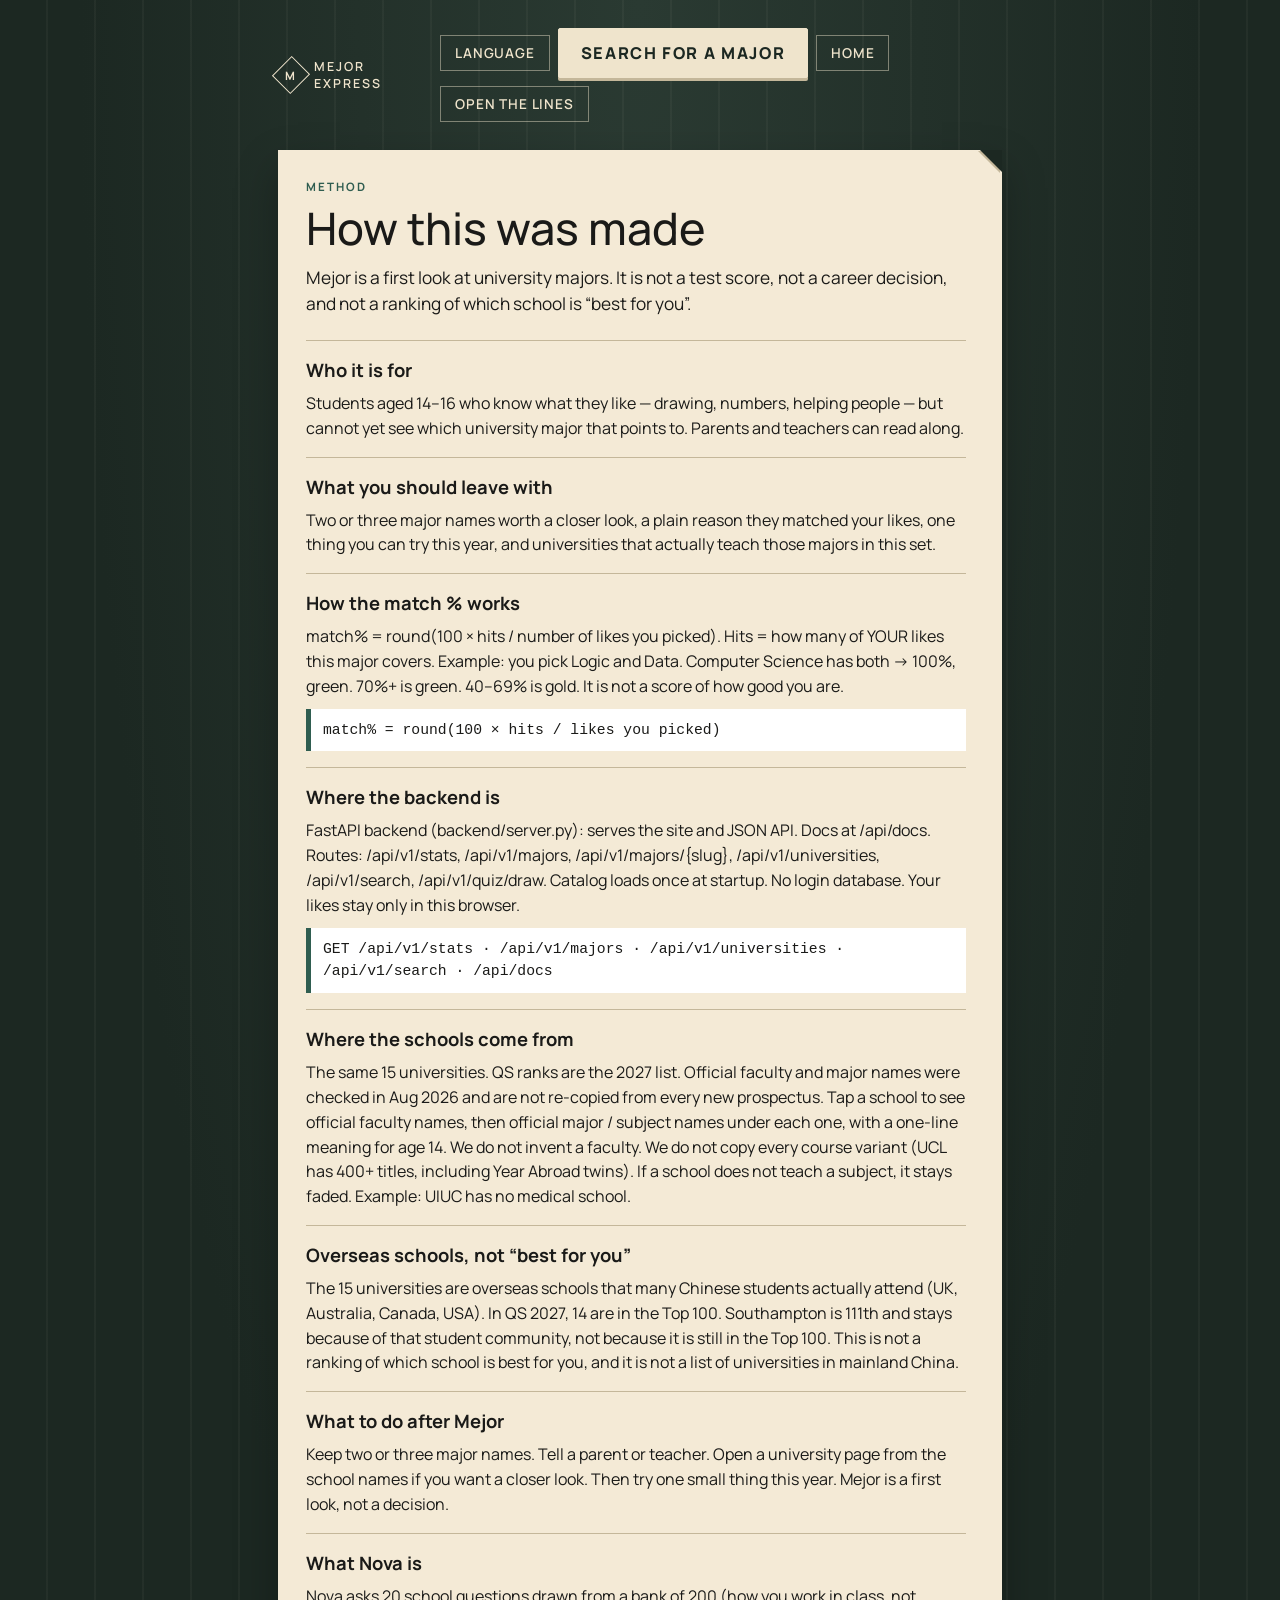
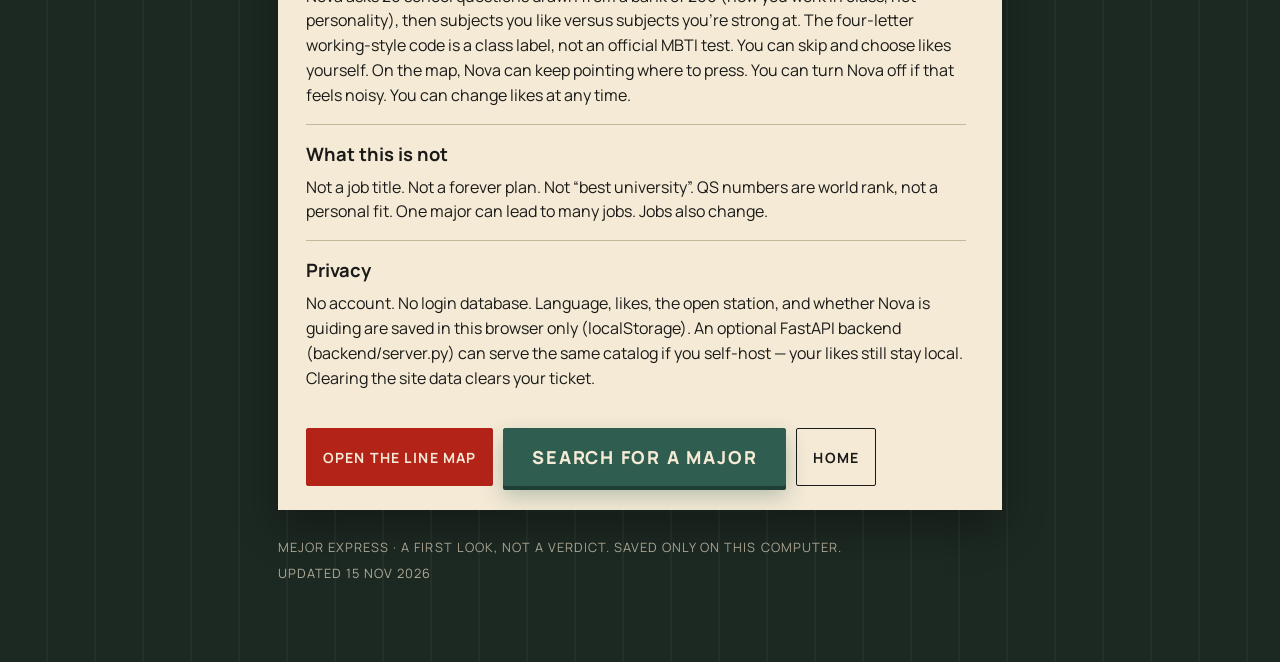
<file: method.html>
<!DOCTYPE html>
<html lang="en" data-title="title.method" data-desc="meta.method">
<head>
  <meta charset="UTF-8" />
  <meta name="viewport" content="width=device-width, initial-scale=1.0" />
  <meta name="description" content="How Mejor’s match score, university set, and official major names were made. Honest limits, sources, and privacy." />
  <meta name="theme-color" content="#1c2822" />
  <title>Mejor · How this was made</title>
  <link rel="icon" href="favicon.svg" type="image/svg+xml" />
  <script>
    try { var _ml = localStorage.getItem("mejor-lang"); var _map = { zh: "zh-Hans", nl: "nl", fr: "fr", de: "de", es: "es" }; if (_map[_ml]) document.documentElement.lang = _map[_ml]; } catch (e) {}
  </script>
  <link rel="preconnect" href="https://fonts.googleapis.com" />
  <link rel="preconnect" href="https://fonts.gstatic.com" crossorigin />
  <link href="https://fonts.googleapis.com/css2?family=Manrope:wght@400;500;600;700;800&family=Noto+Sans+SC:wght@400;500;600;700&display=swap" rel="stylesheet" />
  <style>
    :root {
      --desk: #1c2822;
      --ivory: #f4ead6;
      --ink: #1a1a18;
      --red: #b42318;
      --muted: #5c564c;
      --logic: #2f5d50;
      --serif: "Manrope", "Noto Sans SC", sans-serif;
      --sans: "Manrope", "Noto Sans SC", sans-serif;
    }
    * { box-sizing: border-box; }
    html, body, button, input, select, textarea { font-family: var(--sans); }
    html, body { margin: 0; min-height: 100%; }
    html { -webkit-text-size-adjust: 100%; }
    body {
      font-family: var(--sans);
      color: var(--ink);
      -webkit-font-smoothing: antialiased;
      background:
        repeating-linear-gradient(90deg, transparent 0 46px, rgba(244, 234, 214, 0.04) 46px 48px),
        radial-gradient(ellipse at 50% 0%, #2a3a32, var(--desk) 62%);
      min-height: 100vh;
    }
    ::selection { background: #d5e6df; color: var(--ink); }
    html[lang="zh-Hans"] nav a.ghost,
    html[lang="zh-Hans"] .lang-btn,
    html[lang="zh-Hans"] .kicker,
    html[lang="zh-Hans"] footer,
    html[lang="zh-Hans"] .play,
    html[lang="zh-Hans"] .search-btn,
    html[lang="zh-Hans"] nav a.search-btn {
      letter-spacing: 0.04em;
      text-transform: none;
    }
    .skip {
      position: absolute; left: 16px; top: -48px; z-index: 80;
      background: var(--ivory); color: var(--ink);
      padding: 8px 12px; font-weight: 700; text-decoration: none;
      border: 1.5px solid var(--ink);
    }
    .skip:focus { top: 12px; }
    :focus-visible { outline: 2px solid #efe4cc; outline-offset: 3px; }
    .wrap { max-width: 760px; margin: 0 auto; padding: 28px 18px 72px; }
    nav {
      display: flex; justify-content: space-between; align-items: center;
      gap: 12px; margin-bottom: 28px; color: #efe4cc;
    }
    .nav-end { display: flex; align-items: center; gap: 8px; flex-wrap: wrap; }
    .lang-btn {
      appearance: none; cursor: pointer; font: inherit;
      color: #efe4cc; background: transparent;
      border: 1px solid rgba(239, 228, 204, 0.45);
      padding: 8px 14px; font-weight: 600; font-size: 0.85rem;
      letter-spacing: 0.06em;
      transition: background 0.15s ease;
    }
    .lang-btn:hover { background: rgba(239, 228, 204, 0.08); }
    .logo {
      display: flex; align-items: center; gap: 10px;
      text-decoration: none; color: #efe4cc;
      font-weight: 600; letter-spacing: 0.16em; font-size: 0.78rem;
    }
    .mark {
      width: 28px; height: 28px;
      border: 1.5px solid #efe4cc;
      transform: rotate(45deg);
      display: grid; place-items: center;
    }
    .mark span { transform: rotate(-45deg); display: block; font-size: 0.72rem; font-weight: 700; }
    nav a.ghost {
      color: #efe4cc; text-decoration: none;
      border: 1px solid rgba(239, 228, 204, 0.45);
      padding: 8px 14px; font-weight: 600; font-size: 0.85rem;
      letter-spacing: 0.06em; text-transform: uppercase;
      transition: background 0.15s ease;
    }
    nav a.ghost:hover { background: rgba(239, 228, 204, 0.08); }
    nav a.search-btn {
      color: var(--desk);
      background: #efe4cc;
      border: 1.5px solid #efe4cc;
      padding: 13px 22px;
      min-height: 48px;
      font-weight: 800;
      font-size: 1.02rem;
      letter-spacing: 0.1em;
      text-transform: uppercase;
      text-decoration: none;
      border-radius: 2px;
      box-shadow: 0 3px 0 #c4b79a;
    }
    nav a.search-btn:hover { filter: brightness(1.06); }
    .paper {
      position: relative;
      background: var(--ivory);
      padding: 28px 36px 24px 28px;
      box-shadow: 0 18px 40px rgba(0,0,0,0.28);
      overflow: visible;
    }
    .paper::after {
      content: "";
      position: absolute;
      top: 0; right: 0;
      border-style: solid;
      border-width: 0 22px 22px 0;
      border-color: transparent var(--desk) transparent transparent;
      filter: drop-shadow(-1.5px 1.5px 0 #c4b79a);
      pointer-events: none;
    }
    .kicker {
      display: block;
      font-size: 0.72rem; letter-spacing: 0.18em; text-transform: uppercase;
      color: var(--logic); font-weight: 700; margin: 0 0 8px;
      line-height: 1.5;
    }
    h1 {
      font-family: var(--serif);
      font-size: clamp(2rem, 5vw, 2.8rem);
      margin: 0 0 12px; font-weight: 500; line-height: 1.1;
    }
    .lead { margin: 0 0 22px; font-size: 1.08rem; line-height: 1.55; }
    article {
      border-top: 1px solid #c4b79a;
      padding: 16px 0;
    }
    article b {
      display: block;
      font-family: var(--serif);
      font-size: 1.15rem;
      margin-bottom: 8px;
    }
    article p { margin: 0; line-height: 1.55; color: var(--ink); }
    .code {
      font-family: ui-monospace, Consolas, monospace;
      font-size: 0.92rem;
      background: #fff;
      padding: 10px 12px;
      border-left: 5px solid var(--logic);
      margin: 10px 0 0;
    }
    .cta { margin-top: 22px; display: flex; flex-wrap: wrap; gap: 10px; }
    .play, .ghost-btn {
      display: inline-flex; align-items: center; justify-content: center;
      padding: 11px 16px;
      text-decoration: none; font-weight: 700; font-size: 0.88rem;
      letter-spacing: 0.08em; text-transform: uppercase;
      border: 1.5px solid var(--ink); color: var(--ink);
      border-radius: 2px;
      transition: filter 0.15s ease, background 0.15s ease;
    }
    .play { background: var(--red); color: #f4ead6; border-color: var(--red); }
    .search-btn {
      display: inline-flex; align-items: center; justify-content: center;
      padding: 16px 28px;
      min-height: 52px;
      text-decoration: none; font-weight: 800; font-size: 1.12rem;
      letter-spacing: 0.1em; text-transform: uppercase;
      border: 1.5px solid var(--logic); color: #f4ead6;
      background: var(--logic);
      border-radius: 2px;
      box-shadow: 0 4px 0 #1e3f36, 0 10px 22px rgba(47, 93, 80, 0.32);
      transition: filter 0.15s ease;
    }
    .search-btn:hover { filter: brightness(1.1); }
    .ghost-btn { background: transparent; }
    .play:hover { filter: brightness(1.08); }
    .ghost-btn:hover { background: rgba(26,26,24,0.05); }
    footer {
      margin-top: 28px;
      color: rgba(239, 228, 204, 0.7);
      font-size: 0.8rem;
      letter-spacing: 0.08em;
      text-transform: uppercase;
    }
    footer p { margin: 0 0 8px; }
    footer a { color: #efe4cc; }
  </style>
</head>
<body>
  <a class="skip" href="#main" data-i18n="skip">Skip to content</a>
  <div class="wrap">
    <nav>
      <a class="logo" href="index.html"><span class="mark"><span>M</span></span> MEJOR EXPRESS</a>
      <div class="nav-end">
        <button class="lang-btn" type="button" data-lang-toggle>LANGUAGE</button>
        <a class="search-btn" href="search.html" data-i18n="nav.search">Search for a major</a>
        <a class="ghost" href="index.html" data-i18n="nav.home">Home</a>
        <a class="ghost" href="explorer.html?skip=1" data-i18n="nav.open">Open the lines</a>
      </div>
    </nav>

    <main id="main" class="paper">
      <p class="kicker" data-i18n="method.kicker">Method</p>
      <h1 data-i18n="method.h1">How this was made</h1>
      <p class="lead" data-i18n="method.lead">Mejor is a first look at university majors. It is not a test score, not a career decision, and not a ranking of which school is “best for you”.</p>

      <article>
        <b data-i18n="method.who.t">Who it is for</b>
        <p data-i18n="method.who.p">Students aged 14–16 who know what they like — drawing, numbers, helping people — but cannot yet see which university major that points to. Parents and teachers can read along.</p>
      </article>
      <article>
        <b data-i18n="method.leave.t">What you should leave with</b>
        <p data-i18n="method.leave.p">Two or three major names worth a closer look, a plain reason they matched your likes, one thing you can try this year, and universities that actually teach those majors in this set.</p>
      </article>
      <article>
        <b data-i18n="method.match.t">How the match % works</b>
        <p data-i18n="method.match.p">match% = round(100 × hits / number of likes you picked). Hits = how many of YOUR likes this major covers. Example: you pick Logic and Data. Computer Science has both → 100%, green. 70%+ is green. 40–69% is gold. It is not a score of how good you are.</p>
        <p class="code">match% = round(100 × hits / likes you picked)</p>
      </article>
      <article>
        <b data-i18n="method.backend.t">Where the backend is</b>
        <p data-i18n="method.backend.p">A small Python server (backend/server.py) reads the same catalog files and answers JSON: /api/stats, /api/majors, /api/search, /api/quiz/draw. There is no login database. Your likes still stay only in this browser.</p>
        <p class="code">GET /api/v1/stats · /api/v1/majors · /api/v1/universities · /api/v1/search · /api/docs</p>
      </article>
      <article>
        <b data-i18n="method.schools.t">Where the schools come from</b>
        <p data-i18n="method.schools.p">The same 15 universities. QS ranks are the 2027 list. Official faculty and major names were checked in Aug 2026 and are not re-copied from every new prospectus. Tap a school to see official faculty names, then official major / subject names under each one, with a one-line meaning for age 14. We do not invent a faculty. We do not copy every course variant (UCL has 400+ titles, including Year Abroad twins). If a school does not teach a subject, it stays faded. Example: UIUC has no medical school.</p>
      </article>
      <article>
        <b data-i18n="method.abroad.t">Overseas schools, not “best for you”</b>
        <p data-i18n="method.abroad.p">The 15 universities are overseas schools that many Chinese students actually attend (UK, Australia, Canada, USA). In QS 2027, 14 are in the Top 100. Southampton is 111th and stays because of that student community, not because it is still in the Top 100. This is not a ranking of which school is best for you, and it is not a list of universities in mainland China.</p>
      </article>
      <article>
        <b data-i18n="method.next.t">What to do after Mejor</b>
        <p data-i18n="method.next.p">Keep two or three major names. Tell a parent or teacher. Open a university page from the school names if you want a closer look. Then try one small thing this year. Mejor is a first look, not a decision.</p>
      </article>
      <article>
        <b data-i18n="method.nova.t">What Nova is</b>
        <p data-i18n="method.nova.p">Nova asks 20 school questions drawn from a bank of 200 (how you work in class, not personality), then subjects you like versus subjects you’re strong at. The four-letter working-style code is a class label, not an official MBTI test. You can skip and choose likes yourself. You can change likes on the map at any time.</p>
      </article>
      <article>
        <b data-i18n="method.not.t">What this is not</b>
        <p data-i18n="method.not.p">Not a job title. Not a forever plan. Not “best university”. QS numbers are world rank, not a personal fit. One major can lead to many jobs. Jobs also change.</p>
      </article>
      <article>
        <b data-i18n="method.privacy.t">Privacy</b>
        <p data-i18n="method.privacy.p">No account. No server. Language, likes, and the open station are saved in this browser only (localStorage). Clearing the site data clears your ticket.</p>
      </article>

      <div class="cta">
        <a class="play" href="explorer.html?skip=1" data-i18n="method.cta">Open the line map</a>
        <a class="search-btn" href="search.html" data-i18n="nav.search">Search for a major</a>
        <a class="ghost-btn" href="index.html" data-i18n="nav.home">Home</a>
      </div>
    </main>

    <footer>
      <p data-i18n="foot.legal">Mejor Express · a first look, not a verdict. Saved only on this computer.</p>
      <p data-i18n="updated">Updated 15 Nov 2026</p>
    </footer>
  </div>
  <script src="i18n.js"></script>
  <script src="i18n-langs.js"></script>
  <script src="i18n-lines.js"></script>
  <script>
    MejorI18n.apply();
    MejorI18n.bindToggles();
  </script>
</body>
</html>
</file>
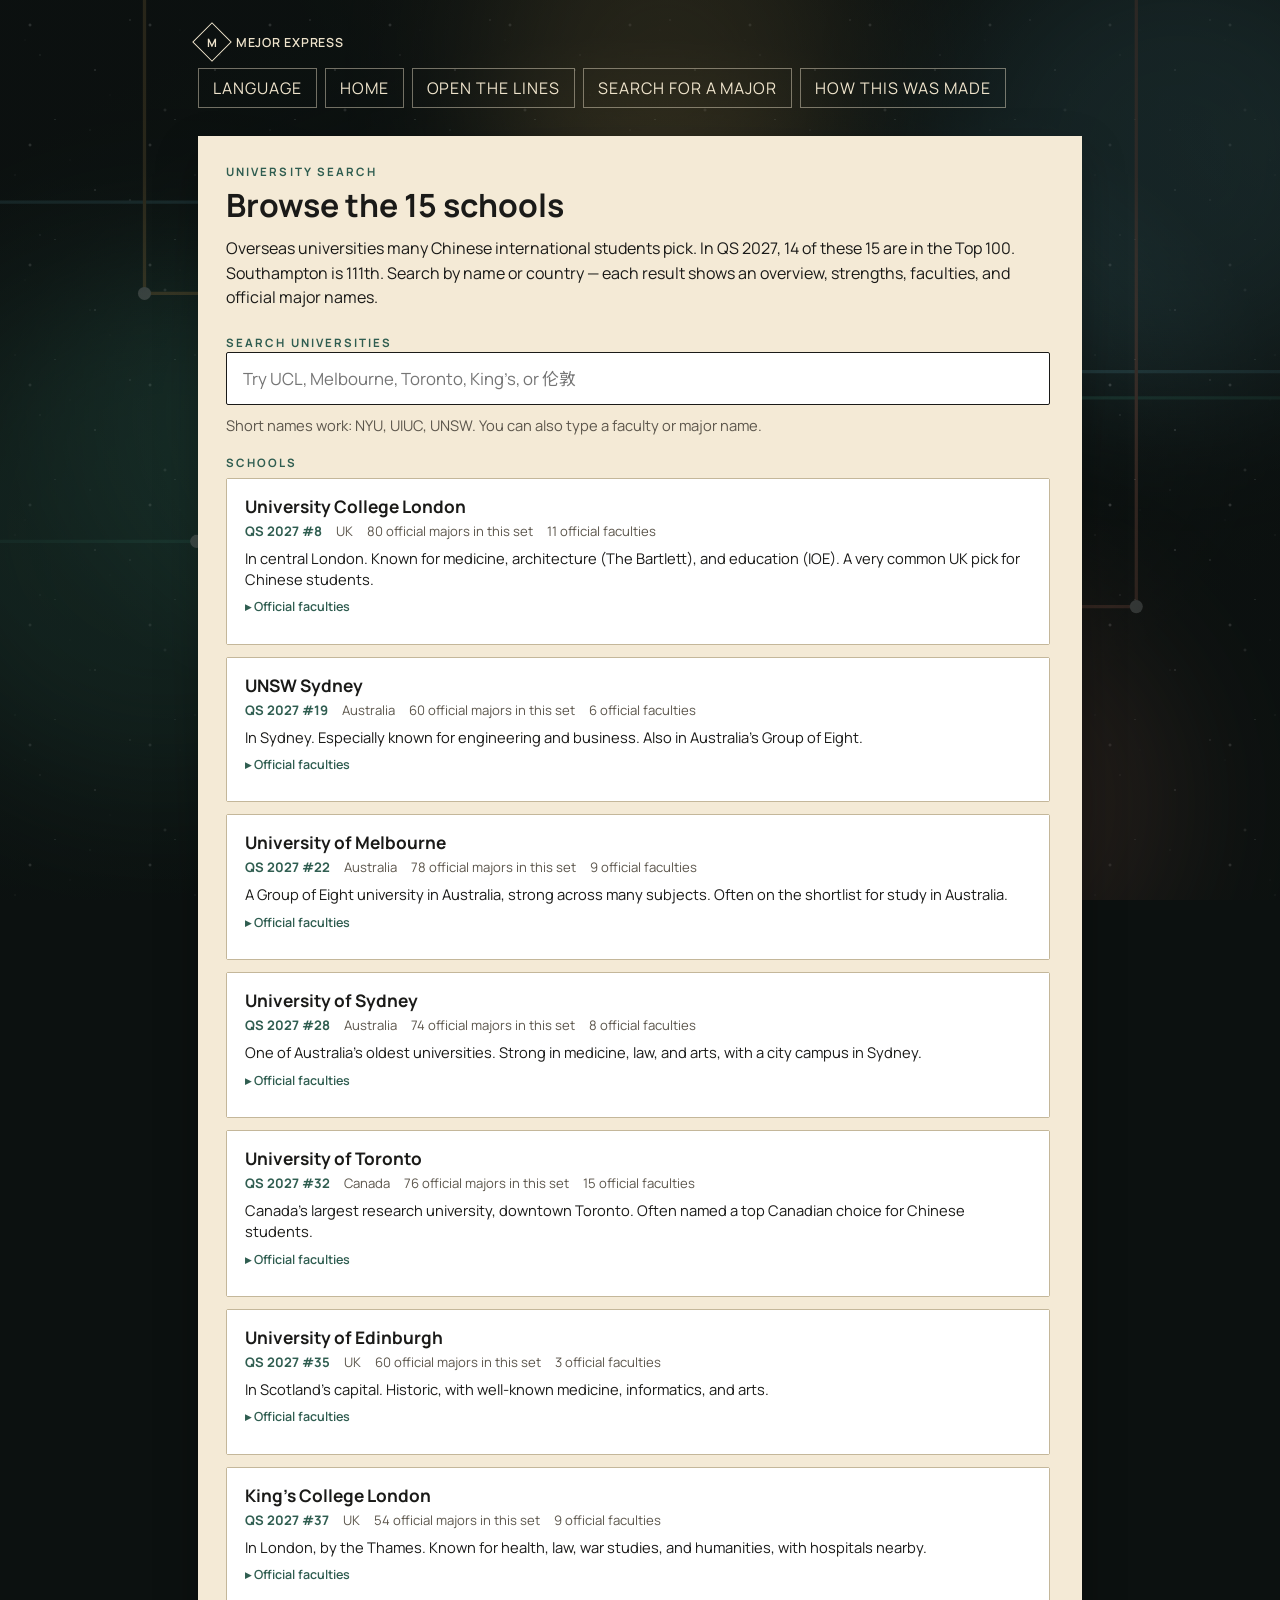
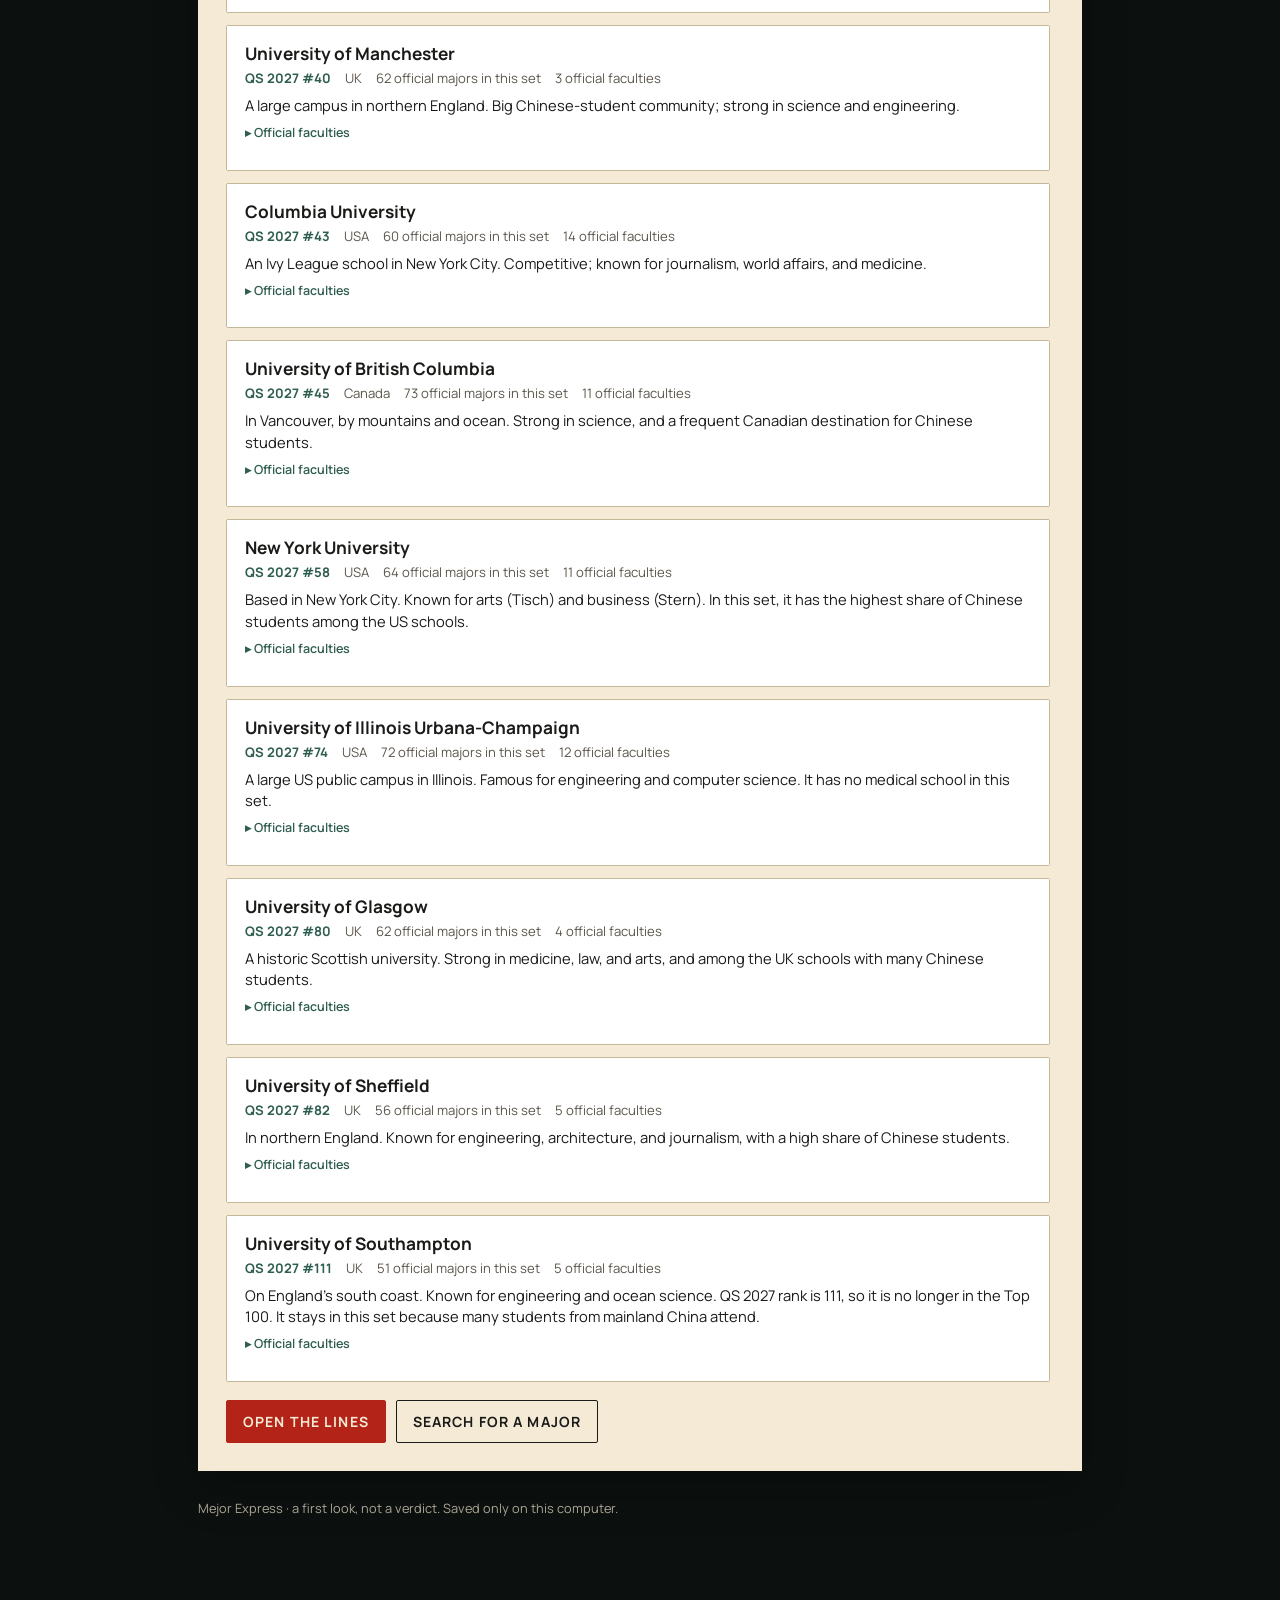
<file: schools.html>
<!DOCTYPE html>
<html lang="en" data-title="title.schools" data-desc="meta.schools">
<head>
  <meta charset="UTF-8" />
  <meta name="viewport" content="width=device-width, initial-scale=1.0" />
  <meta name="description" content="Search 15 overseas universities popular with Chinese international students. QS 2027: 14 are in the Top 100, and Southampton is 111th. Official faculties and undergraduate major names." />
  <meta name="theme-color" content="#0c1110" />
  <title>Mejor · Search universities</title>
  <link rel="icon" href="favicon.svg" type="image/svg+xml" />
  <script>
    try { var _ml = localStorage.getItem("mejor-lang"); var _map = { zh: "zh-Hans", nl: "nl", fr: "fr", de: "de", es: "es" }; if (_map[_ml]) document.documentElement.lang = _map[_ml]; } catch (e) {}
  </script>
  <link rel="preconnect" href="https://fonts.googleapis.com" />
  <link rel="preconnect" href="https://fonts.gstatic.com" crossorigin />
  <link href="https://fonts.googleapis.com/css2?family=Manrope:wght@400;500;600;700;800&family=Noto+Sans+SC:wght@400;500;600;700&display=swap" rel="stylesheet" />
  <link rel="stylesheet" href="stage-bg.css" />
  <style>
    :root {
      --desk: #1c2822;
      --ivory: #f4ead6;
      --ink: #1a1a18;
      --red: #b42318;
      --muted: #5c564c;
      --logic: #2f5d50;
      --line: #c4b79a;
      --sans: "Manrope", "Noto Sans SC", sans-serif;
    }
    * { box-sizing: border-box; }
    html, body, button, input { font-family: var(--sans); margin: 0; min-height: 100%; }
    body {
      color: var(--ink);
      background: #0c1110;
      min-height: 100vh;
    }
    ::selection { background: #3d8f78; color: #fff; }
    .wrap { position: relative; z-index: 1; max-width: 920px; margin: 0 auto; padding: 28px 18px 72px; }
    nav {
      display: flex; justify-content: space-between; align-items: center;
      gap: 12px; margin-bottom: 28px; color: #efe4cc; flex-wrap: wrap;
    }
    .nav-end { display: flex; align-items: center; gap: 8px; flex-wrap: wrap; }
    .logo, nav a.ghost, .lang-btn {
      color: #efe4cc; text-decoration: none; font-weight: 600; font-size: 0.85rem;
      letter-spacing: 0.06em; text-transform: uppercase;
    }
    .logo { display: flex; align-items: center; gap: 10px; font-size: 0.78rem; }
    .mark {
      width: 28px; height: 28px; border: 1.5px solid #efe4cc;
      transform: rotate(45deg); display: grid; place-items: center;
    }
    .mark span { transform: rotate(-45deg); font-size: 0.72rem; font-weight: 700; }
    nav a.ghost, .lang-btn {
      border: 1px solid rgba(239, 228, 204, 0.45); padding: 8px 14px; background: transparent;
      cursor: pointer; font: inherit;
    }
    .paper {
      background: var(--ivory); padding: 28px 32px 28px 28px;
      box-shadow: 0 18px 40px rgba(0,0,0,0.28);
    }
    .kicker {
      font-size: 0.72rem; letter-spacing: 0.18em; text-transform: uppercase;
      color: var(--logic); font-weight: 700; margin: 0 0 8px;
    }
    h1 { margin: 0 0 12px; font-size: clamp(1.55rem, 4vw, 2rem); line-height: 1.15; }
    .lead { margin: 0 0 20px; line-height: 1.55; max-width: 52em; }
    .field { margin-bottom: 10px; }
    .field input {
      width: 100%; padding: 14px 16px; font-size: 1.05rem;
      border: 1.5px solid var(--ink); background: #fff; border-radius: 2px;
    }
    .hint { margin: 0 0 18px; color: var(--muted); font-size: 0.92rem; line-height: 1.45; }
    .results { display: flex; flex-direction: column; gap: 12px; }
    .uni-card {
      border: 1.5px solid var(--line); background: #fff; border-radius: 2px;
    }
    .uni-head {
      width: 100%; text-align: left; background: #fff; border: 0;
      padding: 16px 18px; cursor: pointer; font: inherit; color: inherit;
    }
    .uni-head:hover { background: #faf6ee; }
    .uni-head b { display: block; font-size: 1.08rem; margin-bottom: 4px; }
    .uni-meta { display: flex; flex-wrap: wrap; gap: 8px 14px; font-size: 0.82rem; color: var(--muted); }
    .uni-meta .qs { color: var(--logic); font-weight: 700; }
    .uni-intro { margin: 8px 0 0; font-size: 0.92rem; line-height: 1.45; color: var(--ink); }
    .uni-body {
      display: none; padding: 16px 18px 18px; border-top: 1px solid var(--line);
      background: #faf6ee;
    }
    .uni-card.open .uni-body { display: block; }
    .uni-card.search-hit .uni-body { display: block; }
    .uni-section { margin-top: 16px; }
    .uni-section:first-child { margin-top: 0; }
    .uni-section p { margin: 0; line-height: 1.5; font-size: 0.92rem; }
    .uni-section .evidence {
      margin-top: 8px; padding: 10px 12px; background: #fff;
      border: 1px solid var(--line); font-size: 0.88rem; line-height: 1.45;
    }
    .chip-row { display: flex; flex-wrap: wrap; gap: 6px; margin-top: 8px; }
    .chip {
      font-size: 0.78rem; font-weight: 600; padding: 5px 10px;
      border: 1px solid var(--line); background: #fff; border-radius: 999px;
    }
    .line-badge {
      font-size: 0.72rem; font-weight: 700; letter-spacing: 0.06em;
      text-transform: uppercase; padding: 5px 10px; border-radius: 999px; color: #fff;
    }
    .line-badge.logic { background: #2f5d50; }
    .line-badge.care { background: #3d8f78; }
    .line-badge.world { background: #b8862a; }
    .line-badge.make { background: #c45c4a; }
    .uni-stats {
      display: flex; flex-wrap: wrap; gap: 8px 16px; margin-top: 8px;
      font-size: 0.82rem; color: var(--muted); font-weight: 600;
    }
    .fac {
      margin-top: 14px; padding: 12px 14px; border: 1px solid var(--line);
      background: #fff; border-radius: 2px;
    }
    .fac:first-of-type { margin-top: 10px; }
    .fac b { display: block; font-size: 0.95rem; margin-bottom: 6px; }
    .fac .fac-kid { margin: 0 0 10px; font-size: 0.85rem; color: var(--muted); line-height: 1.4; }
    .maj-detail { margin: 0; padding: 0; list-style: none; display: flex; flex-direction: column; gap: 8px; }
    .maj-detail li {
      font-size: 0.84rem; line-height: 1.4; padding-top: 8px; border-top: 1px dashed var(--line);
    }
    .maj-detail li:first-child { border-top: 0; padding-top: 0; }
    .maj-detail b { display: block; font-size: 0.86rem; margin-bottom: 2px; }
    .maj-detail span { color: var(--muted); font-size: 0.82rem; }
    .maj-empty { margin: 0; font-size: 0.82rem; color: var(--muted); }
    .head-toggle { font-size: 0.78rem; color: var(--logic); margin-top: 8px; font-weight: 600; }
    .empty { color: var(--muted); margin: 0; }
    .cta { margin-top: 18px; display: flex; flex-wrap: wrap; gap: 10px; }
    .play, .ghost-btn {
      display: inline-flex; align-items: center; justify-content: center;
      padding: 11px 16px; text-decoration: none; font-weight: 700; font-size: 0.88rem;
      letter-spacing: 0.08em; text-transform: uppercase; border-radius: 2px;
      border: 1.5px solid var(--ink); color: var(--ink);
    }
    .play { background: var(--red); color: #f4ead6; border-color: var(--red); }
    footer { margin-top: 28px; color: rgba(239, 228, 204, 0.7); font-size: 0.8rem; }
    footer a { color: #efe4cc; }
    html[lang="zh-Hans"] .kicker, html[lang="zh-Hans"] nav a.ghost, html[lang="zh-Hans"] .lang-btn,
    html[lang="zh-Hans"] .play, html[lang="zh-Hans"] .ghost-btn { letter-spacing: 0.04em; text-transform: none; }
  </style>
</head>
<body>
  <div class="stage" aria-hidden="true">
    <div class="space-nebula"></div>
    <div class="starfield starfield-far"></div>
    <div class="starfield starfield-mid"></div>
    <div class="starfield starfield-near"></div>
    <div class="blob logic"></div>
    <div class="blob care"></div>
    <div class="blob world"></div>
    <div class="blob make"></div>
    <svg class="stage-map" viewBox="0 0 1200 800" preserveAspectRatio="xMidYMid slice">
      <path d="M-20 210 L 320 210 L 480 340 L 1240 340" fill="none" stroke="#5aa3b0" stroke-width="2.5" stroke-linecap="round" stroke-linejoin="round"/>
      <path d="M-20 470 L 260 470 L 420 360 L 1240 360" fill="none" stroke="#3d8f78" stroke-width="2.5" stroke-linecap="round" stroke-linejoin="round"/>
      <path d="M 220 -20 L 220 280 L 640 280 L 640 820" fill="none" stroke="#d4a85a" stroke-width="2.5" stroke-linecap="round" stroke-linejoin="round"/>
      <path d="M 980 -20 L 980 520 L 760 520 L 760 820" fill="none" stroke="#d07a62" stroke-width="2.5" stroke-linecap="round" stroke-linejoin="round"/>
      <g fill="#f3f6f4">
        <circle cx="320" cy="210" r="5"/>
        <circle cx="480" cy="340" r="5"/>
        <circle cx="260" cy="470" r="5"/>
        <circle cx="420" cy="360" r="5"/>
        <circle cx="220" cy="280" r="5"/>
        <circle cx="640" cy="280" r="5"/>
        <circle cx="980" cy="520" r="5"/>
        <circle cx="760" cy="520" r="5"/>
      </g>
    </svg>
    <div class="stage-vignette"></div>
  </div>
  <a class="skip" href="#q" style="position:absolute;left:-9999px" data-i18n="skip">Skip to content</a>
  <div class="wrap">
    <nav>
      <a class="logo" href="index.html"><span class="mark"><span>M</span></span> MEJOR EXPRESS</a>
      <div class="nav-end">
        <button class="lang-btn" type="button" data-lang-toggle>LANGUAGE</button>
        <a class="ghost" href="index.html" data-i18n="nav.home">Home</a>
        <a class="ghost" href="explorer.html?skip=1" data-i18n="nav.open">Open the lines</a>
        <a class="ghost" href="search.html" data-i18n="nav.search">Search for a major</a>
        <a class="ghost" href="method.html" data-i18n="nav.method">How this was made</a>
      </div>
    </nav>

    <main class="paper">
      <p class="kicker" data-i18n="schools.kicker">University search</p>
      <h1 data-i18n="schools.h1">Browse the 15 schools</h1>
      <p class="lead" data-i18n="schools.lead">Overseas universities many Chinese international students pick. In QS 2027, 14 of these 15 are in the Top 100. Southampton is 111th. Search by name or country — each result shows an overview, strengths, faculties, and official major names.</p>

      <div class="field">
        <label class="kicker" for="q" data-i18n="schools.label">Search universities</label>
        <input id="q" type="search" autocomplete="off" spellcheck="false" placeholder="Try UCL, Melbourne, Toronto, King’s, or 伦敦" />
      </div>
      <p class="hint" data-i18n="schools.hint">Short names work: NYU, UIUC, UNSW. You can also type a faculty or major name.</p>

      <p class="kicker" data-i18n="schools.results">Schools</p>
      <div class="results" id="results"></div>

      <div class="cta">
        <a class="play" href="explorer.html?skip=1" data-i18n="nav.open">Open the lines</a>
        <a class="ghost-btn" href="search.html" data-i18n="nav.search">Search for a major</a>
      </div>
    </main>

    <footer>
      <p data-i18n="foot.legal">Mejor Express · a first look, not a verdict. Saved only on this computer.</p>
    </footer>
  </div>

  <script src="i18n.js"></script>
  <script src="i18n-langs.js"></script>
  <script src="i18n-lines.js"></script>
  <script src="universities.js"></script>
  <script src="catalog.js"></script>
  <script src="catalog-majors.js"></script>
  <script>
    const UNI = window.MejorUniversities || {};
    const input = document.getElementById("q");
    const results = document.getElementById("results");
    const LINE_STOPS = {
      logic: ["stem", "cs", "eng", "chem", "env"],
      care: ["med", "nurse", "dent", "vet", "pharm", "bio", "ph", "psy", "edu"],
      world: ["biz", "econ", "law", "ir", "lang", "hist", "social"],
      make: ["arch", "art", "music", "sport"]
    };

    function t(key) { return MejorI18n.t(key); }
    function zh() { return MejorI18n.getLang() === "zh"; }
    function esc(s) {
      return String(s || "").replace(/&/g, "&amp;").replace(/</g, "&lt;").replace(/>/g, "&gt;").replace(/"/g, "&quot;");
    }
    function uniIntro(id) {
      const uni = UNI[id];
      if (!uni) return "";
      const zhText = MejorI18n.DATA.uniIntro && MejorI18n.DATA.uniIntro[id];
      return MejorI18n.line(uni.intro, zhText);
    }
    function uniEvidence(id) {
      const uni = UNI[id];
      if (!uni) return "";
      const zhText = MejorI18n.DATA.evidence && MejorI18n.DATA.evidence[id];
      return MejorI18n.line(uni.evidence, zhText);
    }
    function countryLabel(c) {
      const map = { UK: "country.UK", Australia: "country.Australia", Canada: "country.Canada", USA: "country.USA" };
      return map[c] ? t(map[c]) : c;
    }
    function subjectLabel(id) {
      const key = "schools.subj." + id;
      const label = t(key);
      return label === key ? id : label;
    }
    function faculties(id) {
      return (window.MejorCatalog && MejorCatalog.faculties[id]) || [];
    }
    function majorCount(id) {
      let n = 0;
      faculties(id).forEach((f) => { n += (f.majors || []).length; });
      return n;
    }
    function strengthSubjects(id) {
      const counts = {};
      faculties(id).forEach((f) => {
        (f.subjects || []).forEach((sid) => { counts[sid] = (counts[sid] || 0) + 1; });
      });
      return Object.keys(counts).sort((a, b) => counts[b] - counts[a] || subjectLabel(a).localeCompare(subjectLabel(b)));
    }
    function linesFor(id) {
      const subjects = new Set(strengthSubjects(id));
      return Object.keys(LINE_STOPS).filter((line) => LINE_STOPS[line].some((sid) => subjects.has(sid)));
    }
    function searchBlob(id) {
      const uni = UNI[id];
      if (!uni) return "";
      const bits = [id, uni.name, uni.short, uni.country, countryLabel(uni.country), uniIntro(id), uniEvidence(id)];
      faculties(id).forEach((f) => {
        bits.push(f.name, f.kid, f.kidZh, MejorI18n.line(f.kid, f.kidZh));
        (f.majors || []).forEach((m) => bits.push(m.name, m.kid, m.kidZh, MejorI18n.line(m.kid, m.kidZh)));
      });
      return bits.join(" ").toLowerCase();
    }
    function facultyHtml(fac) {
      const kid = MejorI18n.line(fac.kid, fac.kidZh);
      const majors = fac.majors || [];
      const majHtml = majors.length
        ? `<ul class="maj-detail">${majors.map((m) =>
            `<li><b>${esc(m.name)}</b><span>${esc(MejorI18n.line(m.kid, m.kidZh))}</span></li>`
          ).join("")}</ul>`
        : `<p class="maj-empty">—</p>`;
      return `<article class="fac">
        <b>${esc(fac.name)}</b>
        <p class="fac-kid">${esc(kid)}</p>
        ${majHtml}
      </article>`;
    }
    function cardHtml(id, expanded) {
      const uni = UNI[id];
      const facs = faculties(id);
      const n = majorCount(id);
      const strengths = strengthSubjects(id);
      const lines = linesFor(id);
      const openClass = expanded ? " search-hit" : "";
      return `<article class="uni-card${openClass}" data-id="${esc(id)}">
        <button type="button" class="uni-head" aria-expanded="${expanded ? "true" : "false"}">
          <b>${esc(uni.name)}</b>
          <div class="uni-meta">
            <span class="qs">${esc(t("schools.qs"))} #${uni.qs}</span>
            <span>${esc(countryLabel(uni.country))}</span>
            <span>${esc(t("schools.majors.n").replace("{n}", String(n)))}</span>
            <span>${esc(t("schools.stats.fac").replace("{n}", String(facs.length)))}</span>
          </div>
          <p class="uni-intro">${esc(uniIntro(id))}</p>
          <p class="head-toggle">${expanded ? "▾" : "▸"} ${esc(t("schools.faculties"))}</p>
        </button>
        <div class="uni-body">
          <section class="uni-section">
            <p class="kicker">${esc(t("schools.overview"))}</p>
            <p>${esc(uniIntro(id))}</p>
            <p class="evidence"><b>${esc(t("schools.evidence"))}:</b> ${esc(uniEvidence(id))}</p>
          </section>
          <section class="uni-section">
            <p class="kicker">${esc(t("schools.shortName"))}</p>
            <p>${esc(uni.short)} · ${esc(uni.name)} · ${esc(countryLabel(uni.country))}</p>
          </section>
          <section class="uni-section">
            <p class="kicker">${esc(t("schools.strengths"))}</p>
            <div class="chip-row">${strengths.map((sid) => `<span class="chip">${esc(subjectLabel(sid))}</span>`).join("")}</div>
          </section>
          <section class="uni-section">
            <p class="kicker">${esc(t("schools.lines"))}</p>
            <div class="chip-row">${lines.map((line) =>
              `<span class="line-badge ${line}">${esc(t("line." + line))} · ${esc(t("line." + line + "Def"))}</span>`
            ).join("")}</div>
          </section>
          <section class="uni-section">
            <p class="kicker">${esc(t("schools.faculties"))}</p>
            <div class="uni-stats">
              <span>${esc(t("schools.stats.fac").replace("{n}", String(facs.length)))}</span>
              <span>${esc(t("schools.majors.n").replace("{n}", String(n)))}</span>
            </div>
            ${facs.map(facultyHtml).join("")}
          </section>
        </div>
      </article>`;
    }
    function bindCards() {
      results.querySelectorAll(".uni-head").forEach((btn) => {
        btn.addEventListener("click", () => {
          const card = btn.closest(".uni-card");
          if (card.classList.contains("search-hit")) return;
          const open = card.classList.toggle("open");
          btn.setAttribute("aria-expanded", open ? "true" : "false");
          const toggle = btn.querySelector(".head-toggle");
          if (toggle) toggle.textContent = (open ? "▾ " : "▸ ") + t("schools.faculties");
        });
      });
    }
    function render() {
      try {
        const q = (input.value || "").trim().toLowerCase();
        const ids = Object.keys(UNI).sort((a, b) => UNI[a].qs - UNI[b].qs);
        if (!ids.length) {
          results.innerHTML = `<p class="empty">${esc(t("schools.loadFail"))}</p>`;
          return;
        }
        const hits = q ? ids.filter((id) => searchBlob(id).includes(q)) : ids;
        if (!hits.length) {
          results.innerHTML = `<p class="empty">${esc(t("schools.none"))}</p>`;
          return;
        }
        const expanded = !!q;
        results.innerHTML = hits.map((id) => cardHtml(id, expanded)).join("");
        bindCards();
        if (expanded && hits.length === 1) {
          const card = results.querySelector(".uni-card");
          if (card) card.scrollIntoView({ behavior: "smooth", block: "nearest" });
        }
      } catch (err) {
        console.error("Mejor schools search failed:", err);
        results.innerHTML = `<p class="empty">${esc(t("schools.loadFail"))}</p>`;
      }
    }
    input.addEventListener("input", render);
    function refreshPlaceholders() {
      input.placeholder = t("schools.placeholder");
    }
    document.addEventListener("mejor-lang", () => {
      refreshPlaceholders();
      render();
    });
    MejorI18n.apply();
    MejorI18n.bindToggles();
    refreshPlaceholders();
    render();
  </script>
</body>
</html>
</file>
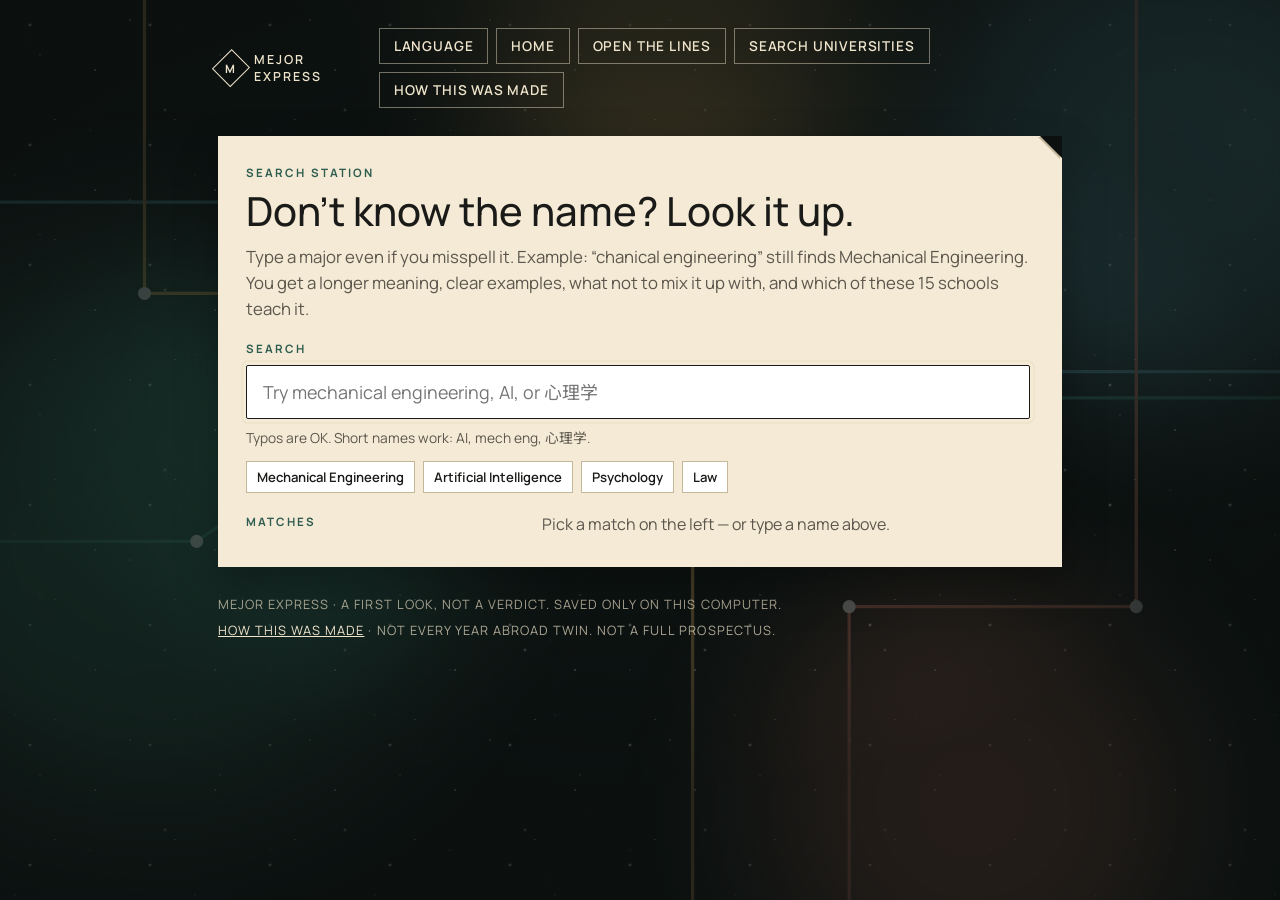
<file: search.html>
<!DOCTYPE html>
<html lang="en" data-title="title.search" data-desc="meta.search">
<head>
  <meta charset="UTF-8" />
  <meta name="viewport" content="width=device-width, initial-scale=1.0" />
  <meta name="description" content="Search a university major even if you misspell it. Precise definition, what not to mix it up with, and which of 15 schools teach it." />
  <meta name="theme-color" content="#0c1110" />
  <title>Mejor · Search a major</title>
  <link rel="icon" href="favicon.svg" type="image/svg+xml" />
  <script>
    try { var _ml = localStorage.getItem("mejor-lang"); var _map = { zh: "zh-Hans", nl: "nl", fr: "fr", de: "de", es: "es" }; if (_map[_ml]) document.documentElement.lang = _map[_ml]; } catch (e) {}
  </script>
  <link rel="preconnect" href="https://fonts.googleapis.com" />
  <link rel="preconnect" href="https://fonts.gstatic.com" crossorigin />
  <link href="https://fonts.googleapis.com/css2?family=Manrope:wght@400;500;600;700;800&family=Noto+Sans+SC:wght@400;500;600;700&display=swap" rel="stylesheet" />
  <link rel="stylesheet" href="stage-bg.css" />
  <style>
    :root {
      --desk: #1c2822;
      --ivory: #f4ead6;
      --ink: #1a1a18;
      --red: #b42318;
      --muted: #5c564c;
      --logic: #2f5d50;
      --line: #c4b79a;
      --serif: "Manrope", "Noto Sans SC", sans-serif;
      --sans: "Manrope", "Noto Sans SC", sans-serif;
    }
    * { box-sizing: border-box; }
    html, body, button, input, select, textarea { font-family: var(--sans); }
    html, body { margin: 0; min-height: 100%; }
    html { -webkit-text-size-adjust: 100%; }
    body {
      font-family: var(--sans);
      color: var(--ink);
      -webkit-font-smoothing: antialiased;
      background: #0c1110;
      min-height: 100vh;
    }
    ::selection { background: #3d8f78; color: #fff; }
    html[lang="zh-Hans"] nav a.ghost,
    html[lang="zh-Hans"] .lang-btn,
    html[lang="zh-Hans"] .kicker,
    html[lang="zh-Hans"] footer,
    html[lang="zh-Hans"] .play,
    html[lang="zh-Hans"] .chip,
    html[lang="zh-Hans"] .type-tag {
      letter-spacing: 0.04em;
      text-transform: none;
    }
    .skip {
      position: absolute; left: 16px; top: -48px; z-index: 80;
      background: var(--ivory); color: var(--ink);
      padding: 8px 12px; font-weight: 700; text-decoration: none;
      border: 1.5px solid var(--ink);
    }
    .skip:focus { top: 12px; }
    :focus-visible { outline: 2px solid #efe4cc; outline-offset: 3px; }
    .wrap { position: relative; z-index: 1; max-width: 880px; margin: 0 auto; padding: 28px 18px 72px; }
    nav {
      display: flex; justify-content: space-between; align-items: center;
      gap: 12px; margin-bottom: 28px; color: #efe4cc;
    }
    .nav-end { display: flex; align-items: center; gap: 8px; flex-wrap: wrap; }
    .lang-btn {
      appearance: none; cursor: pointer; font: inherit;
      color: #efe4cc; background: transparent;
      border: 1px solid rgba(239, 228, 204, 0.45);
      padding: 8px 14px; font-weight: 600; font-size: 0.85rem;
      letter-spacing: 0.06em;
      transition: background 0.15s ease;
    }
    .lang-btn:hover { background: rgba(239, 228, 204, 0.08); }
    .logo {
      display: flex; align-items: center; gap: 10px;
      text-decoration: none; color: #efe4cc;
      font-weight: 600; letter-spacing: 0.16em; font-size: 0.78rem;
    }
    .mark {
      width: 28px; height: 28px;
      border: 1.5px solid #efe4cc;
      transform: rotate(45deg);
      display: grid; place-items: center;
    }
    .mark span { transform: rotate(-45deg); display: block; font-size: 0.72rem; font-weight: 700; }
    nav a.ghost {
      color: #efe4cc; text-decoration: none;
      border: 1px solid rgba(239, 228, 204, 0.45);
      padding: 8px 14px; font-weight: 600; font-size: 0.85rem;
      letter-spacing: 0.06em; text-transform: uppercase;
      transition: background 0.15s ease;
    }
    nav a.ghost:hover { background: rgba(239, 228, 204, 0.08); }
    .paper {
      position: relative;
      background: var(--ivory);
      padding: 28px 32px 28px 28px;
      box-shadow: 0 18px 40px rgba(0,0,0,0.28);
      overflow: visible;
    }
    .paper::after {
      content: "";
      position: absolute;
      top: 0; right: 0;
      border-style: solid;
      border-width: 0 22px 22px 0;
      border-color: transparent #0c1110 transparent transparent;
      filter: drop-shadow(-1.5px 1.5px 0 #c4b79a);
      pointer-events: none;
    }
    .kicker {
      display: block;
      font-size: 0.72rem;
      letter-spacing: 0.18em;
      text-transform: uppercase;
      color: var(--logic);
      font-weight: 700;
      margin: 0 0 8px;
      line-height: 1.5;
      overflow: visible;
    }
    .field {
      display: flex;
      flex-direction: column;
      align-items: stretch;
      gap: 8px;
      margin: 0 0 4px;
    }
    .field .kicker { margin: 0; }
    h1 {
      font-family: var(--serif);
      font-size: clamp(1.8rem, 4vw, 2.5rem);
      margin: 0 0 10px; font-weight: 500; line-height: 1.12;
    }
    .lead { margin: 0 0 18px; font-size: 1.05rem; line-height: 1.55; color: var(--muted); }
    #q {
      display: block;
      width: 100%;
      font: inherit;
      font-size: 1.12rem;
      padding: 14px 16px;
      border: 1.5px solid var(--ink);
      background: #fff;
      color: var(--ink);
      border-radius: 2px;
      appearance: none;
      -webkit-appearance: none;
    }
    .hint { margin: 8px 0 0; font-size: 0.86rem; color: var(--muted); }
    .chips { display: flex; flex-wrap: wrap; gap: 8px; margin: 14px 0 0; }
    .chip {
      appearance: none; cursor: pointer; font: inherit;
      background: #fff; border: 1px solid var(--line);
      padding: 6px 10px; font-size: 0.82rem; font-weight: 600;
      color: var(--ink);
    }
    .chip:hover { border-color: var(--ink); }
    .layout {
      display: grid;
      grid-template-columns: minmax(0, 1fr);
      gap: 16px;
      margin-top: 20px;
    }
    @media (min-width: 800px) {
      .layout { grid-template-columns: 280px minmax(0, 1fr); align-items: start; }
    }
    .results { display: grid; gap: 6px; }
    .hit {
      text-align: left;
      width: 100%;
      font: inherit;
      cursor: pointer;
      background: #fff;
      border: 1px solid var(--line);
      padding: 10px 12px;
      border-radius: 2px;
    }
    .hit:hover, .hit.on { border-color: var(--logic); background: #e7efe9; }
    .hit b { display: block; font-size: 0.95rem; }
    .hit span { display: block; font-size: 0.78rem; color: var(--muted); margin-top: 2px; }
    .type-tag {
      font-size: 0.68rem; letter-spacing: 0.08em; text-transform: uppercase;
      font-weight: 700; color: var(--logic);
    }
    .card h2 {
      font-family: var(--serif);
      font-size: 1.55rem;
      margin: 0 0 6px; font-weight: 600;
    }
    .fact {
      background: #fff;
      border: 1px solid var(--line);
      border-radius: 2px;
      padding: 12px 14px;
      margin: 0 0 8px;
    }
    .fact b {
      display: block;
      font-size: 0.72rem;
      letter-spacing: 0.06em;
      text-transform: uppercase;
      color: var(--logic);
      margin-bottom: 4px;
    }
    html[lang="zh-Hans"] .fact b { letter-spacing: 0.04em; text-transform: none; }
    .fact p { margin: 0; line-height: 1.55; }
    .fact p + p { margin-top: 8px; }
    .fact ul.ex {
      margin: 8px 0 0;
      padding: 0 0 0 1.15em;
    }
    .fact ul.ex li {
      margin: 0 0 8px;
      line-height: 1.45;
    }
    .fact ul.ex li:last-child { margin-bottom: 0; }
    .fact.examples { border-left: 6px solid var(--logic); }
    .fact.warn { border-color: #c48a2a; }
    .schools { display: flex; flex-wrap: wrap; gap: 6px; margin-top: 6px; }
    .school {
      font-size: 0.78rem;
      border: 1px solid var(--line);
      padding: 4px 8px;
      background: #fff;
    }
    .cta { margin-top: 14px; display: flex; flex-wrap: wrap; gap: 10px; }
    .play, .ghost-btn {
      display: inline-flex; align-items: center; justify-content: center;
      padding: 11px 16px;
      text-decoration: none; font-weight: 700; font-size: 0.88rem;
      letter-spacing: 0.08em; text-transform: uppercase;
      border: 1.5px solid var(--ink); color: var(--ink);
      border-radius: 2px;
    }
    .play { background: var(--red); color: #f4ead6; border-color: var(--red); }
    .ghost-btn { background: transparent; }
    .empty { color: var(--muted); margin: 0; }
    footer {
      margin-top: 28px;
      color: rgba(239, 228, 204, 0.7);
      font-size: 0.8rem;
      letter-spacing: 0.08em;
      text-transform: uppercase;
    }
    footer p { margin: 0 0 8px; }
    footer a { color: #efe4cc; }
  </style>
</head>
<body>
  <div class="stage" aria-hidden="true">
    <div class="space-nebula"></div>
    <div class="starfield starfield-far"></div>
    <div class="starfield starfield-mid"></div>
    <div class="starfield starfield-near"></div>
    <div class="blob logic"></div>
    <div class="blob care"></div>
    <div class="blob world"></div>
    <div class="blob make"></div>
    <svg class="stage-map" viewBox="0 0 1200 800" preserveAspectRatio="xMidYMid slice">
      <path d="M-20 210 L 320 210 L 480 340 L 1240 340" fill="none" stroke="#5aa3b0" stroke-width="2.5" stroke-linecap="round" stroke-linejoin="round"/>
      <path d="M-20 470 L 260 470 L 420 360 L 1240 360" fill="none" stroke="#3d8f78" stroke-width="2.5" stroke-linecap="round" stroke-linejoin="round"/>
      <path d="M 220 -20 L 220 280 L 640 280 L 640 820" fill="none" stroke="#d4a85a" stroke-width="2.5" stroke-linecap="round" stroke-linejoin="round"/>
      <path d="M 980 -20 L 980 520 L 760 520 L 760 820" fill="none" stroke="#d07a62" stroke-width="2.5" stroke-linecap="round" stroke-linejoin="round"/>
      <g fill="#f3f6f4">
        <circle cx="320" cy="210" r="5"/>
        <circle cx="480" cy="340" r="5"/>
        <circle cx="260" cy="470" r="5"/>
        <circle cx="420" cy="360" r="5"/>
        <circle cx="220" cy="280" r="5"/>
        <circle cx="640" cy="280" r="5"/>
        <circle cx="980" cy="520" r="5"/>
        <circle cx="760" cy="520" r="5"/>
      </g>
    </svg>
    <div class="stage-vignette"></div>
  </div>
  <a class="skip" href="#q" data-i18n="skip">Skip to content</a>
  <div class="wrap">
    <nav>
      <a class="logo" href="index.html"><span class="mark"><span>M</span></span> MEJOR EXPRESS</a>
      <div class="nav-end">
        <button class="lang-btn" type="button" data-lang-toggle>LANGUAGE</button>
        <a class="ghost" href="index.html" data-i18n="nav.home">Home</a>
        <a class="ghost" href="explorer.html?skip=1" data-i18n="nav.open">Open the lines</a>
        <a class="ghost" href="schools.html" data-i18n="nav.searchUnis">Search universities</a>
        <a class="ghost" href="method.html" data-i18n="nav.method">How this was made</a>
      </div>
    </nav>

    <main class="paper">
      <p class="kicker" data-i18n="search.kicker">Search station</p>
      <h1 data-i18n="search.h1">Don’t know the name? Look it up.</h1>
      <p class="lead" data-i18n="search.lead">Type a major even if you misspell it. Example: “chanical engineering” still finds Mechanical Engineering. You get a longer meaning, clear examples, what not to mix it up with, and which of these 15 schools teach it.</p>

      <div class="field">
        <label class="kicker" for="q" data-i18n="search.label">Search</label>
        <input id="q" type="search" autocomplete="off" spellcheck="false" />
      </div>
      <p class="hint" data-i18n="search.hint">Typos are OK. Short names work: AI, mech eng, 心理学.</p>
      <div class="chips" id="examples"></div>

      <div class="layout">
        <div>
          <p class="kicker" id="resultLabel" data-i18n="search.results">Matches</p>
          <div class="results" id="results"></div>
        </div>
        <div id="detail"></div>
      </div>
    </main>

    <footer>
      <p data-i18n="foot.legal">Mejor Express · a first look, not a verdict. Saved only on this computer.</p>
      <p><a href="method.html" data-i18n="nav.method">How this was made</a> · <span data-i18n="search.limit">Not every Year Abroad twin. Not a full prospectus.</span></p>
    </footer>
  </div>

  <script src="i18n.js"></script>
  <script src="i18n-langs.js"></script>
  <script src="i18n-lines.js"></script>
  <script src="catalog.js"></script>
  <script src="catalog-majors.js"></script>
  <script src="search-facts.js"></script>
  <script src="search-examples.js"></script>
  <script>
    const UNI = {
      ucl: "UCL", melbourne: "Melbourne", unsw: "UNSW", sydney: "Sydney",
      toronto: "Toronto", edinburgh: "Edinburgh", manchester: "Manchester",
      kcl: "King’s", columbia: "Columbia", ubc: "UBC", nyu: "NYU",
      uiuc: "UIUC", glasgow: "Glasgow", southampton: "Southampton", sheffield: "Sheffield"
    };
    function exampleChips() {
      return zh()
        ? ["机械工程", "人工智能", "心理学", "法学"]
        : ["Mechanical Engineering", "Artificial Intelligence", "Psychology", "Law"];
    }

    function t(key) { return MejorI18n.t(key); }
    function zh() { return MejorI18n.getLang() === "zh"; }
    function esc(s) {
      return String(s || "").replace(/[&<>"']/g, (c) =>
        ({ "&": "&amp;", "<": "&lt;", ">": "&gt;", '"': "&quot;", "'": "&#39;" }[c])
      );
    }
    function norm(s) {
      return String(s || "").toLowerCase().replace(/[^\p{L}\p{N}]+/gu, " ").trim();
    }
    function lev(a, b) {
      if (a === b) return 0;
      if (!a) return b.length;
      if (!b) return a.length;
      if (Math.abs(a.length - b.length) > 4) return 99;
      const m = [];
      for (let i = 0; i <= b.length; i++) m[i] = [i];
      for (let j = 0; j <= a.length; j++) m[0][j] = j;
      for (let i = 1; i <= b.length; i++) {
        for (let j = 1; j <= a.length; j++) {
          m[i][j] = Math.min(
            m[i - 1][j] + 1,
            m[i][j - 1] + 1,
            m[i - 1][j - 1] + (b[i - 1] === a[j - 1] ? 0 : 1)
          );
        }
      }
      return m[b.length][a.length];
    }
    function tokenHit(q, h) {
      if (!q || !h) return false;
      if (q === h) return true;
      if (q.length <= 2 || h.length <= 2) return false;
      if (h.includes(q)) return true;
      if (q.length >= 4 && h.length >= 4 && q.includes(h)) return true;
      const allow = Math.max(1, Math.floor(Math.min(q.length, h.length) / 4));
      return lev(q, h) <= allow;
    }
    function compact(s) { return norm(s).replace(/ /g, ""); }
    function fillerGone(s) {
      return norm(s).replace(/\b(pretend|example|what|is|the|a|an|for|like|please)\b/g, " ");
    }

    const index = [];
    function buildIndex() {
      index.length = 0;
      const facts = (window.MejorSearchFacts && MejorSearchFacts.majors) || {};
      const stations = (window.MejorSearchFacts && MejorSearchFacts.stations) || {};
      const cat = window.MejorCatalog;
      Object.keys(stations).forEach((id) => {
        const st = stations[id];
        index.push({
          kind: "station",
          id,
          name: st.name,
          nameZh: st.nameZh,
          aliases: st.aliases || [],
          hay: [st.name, st.nameZh].concat(st.aliases || []).join(" ")
        });
      });
      if (!cat || !cat.majorsForStation) return;
      Object.keys(stations).forEach((id) => {
        (cat.majorsForStation(id) || []).forEach((mj) => {
          const f = facts[mj.name] || {};
          index.push({
            kind: "major",
            id,
            name: mj.name,
            kid: mj.kid,
            kidZh: mj.kidZh,
            unis: mj.unis || [],
            aliases: f.aliases || [],
            facts: f,
            hay: [mj.name, mj.kid, mj.kidZh].concat(f.aliases || []).join(" ")
          });
        });
      });
      const seen = {};
      index.forEach((r) => { if (r.kind === "major") seen[r.name] = true; });
      Object.keys(facts).forEach((name) => {
        if (seen[name]) return;
        const sid = cat.stationOf && cat.stationOf[name];
        if (!sid) return;
        const f = facts[name];
        index.push({
          kind: "major",
          id: sid,
          name,
          kid: "",
          kidZh: "",
          unis: [],
          aliases: f.aliases || [],
          facts: f,
          hay: [name].concat(f.aliases || []).join(" ")
        });
      });
    }

    function score(query, rec) {
      const q = fillerGone(query);
      if (!q) return 0;
      const name = norm(rec.name);
      const nameZh = norm(rec.nameZh || "");
      const hay = norm(rec.hay);
      if (name === q || nameZh === q) return 100;
      if ((rec.aliases || []).some((a) => norm(a) === q)) return 96;
      if (name.startsWith(q) || nameZh.startsWith(q)) return 92;
      if (hay.includes(q)) return 86;
      const close = lev(compact(q), compact(rec.name));
      if (close <= 3) return 90 - close;
      const qt = q.split(/\s+/).filter(Boolean);
      const ht = hay.split(/\s+/).filter(Boolean);
      if (!qt.length) return 0;
      let hits = 0;
      let extra = 0;
      qt.forEach((tok) => {
        if (ht.some((h) => tokenHit(tok, h))) hits++;
        if (tok.length >= 5 && ht.some((h) => h.includes(tok))) extra += 8;
      });
      return Math.min(94, Math.round((hits / qt.length) * 78) + extra);
    }

    function search(query) {
      if (!norm(query)) return [];
      return index
        .map((rec) => ({ rec, s: score(query, rec), d: lev(compact(fillerGone(query)), compact(rec.name)) }))
        .filter((x) => x.s >= 48)
        .sort((a, b) => b.s - a.s || a.d - b.d || a.rec.kind.localeCompare(b.rec.kind) || a.rec.name.localeCompare(b.rec.name))
        .slice(0, 12);
    }

    let selected = null;
    function pickKey(rec) { return rec.kind + ":" + rec.name + ":" + rec.id; }

    function renderResults(rows) {
      const box = document.getElementById("results");
      if (!rows.length) {
        box.innerHTML = `<p class="empty">${esc(t("search.none"))}</p>`;
        return;
      }
      box.innerHTML = rows.map(({ rec }) => {
        const on = selected && pickKey(selected) === pickKey(rec) ? " on" : "";
        const kind = rec.kind === "station" ? t("search.station") : t("search.major");
        const stationGloss = MejorI18n.line(rec.name, rec.nameZh);
        const sub = rec.kind === "station"
          ? (MejorI18n.getLang() === "zh" ? rec.name : (MejorI18n.getLang() === "en" ? rec.nameZh : (stationGloss === rec.name ? "" : stationGloss)))
          : MejorI18n.line(rec.kid, rec.kidZh);
        return `<button type="button" class="hit${on}" data-key="${esc(pickKey(rec))}">
          <span class="type-tag">${esc(kind)}</span>
          <b>${esc(zh() && rec.nameZh ? rec.nameZh : rec.name)}</b>
          <span>${esc(sub || "")}</span>
        </button>`;
      }).join("");
      box.querySelectorAll(".hit").forEach((btn, i) => {
        btn.addEventListener("click", () => {
          selected = rows[i].rec;
          showDetail(selected);
          renderResults(rows);
        });
      });
    }

    function factBlock(labelKey, text) {
      if (!text) return "";
      const paras = String(text).split(/\n\n+/).filter(Boolean);
      return `<div class="fact"><b>${esc(t(labelKey))}</b>${paras.map((p) => `<p>${esc(p)}</p>`).join("")}</div>`;
    }
    function exampleBlock(list) {
      if (!list || !list.length) return "";
      return `<div class="fact examples"><b>${esc(t("search.examples"))}</b><ul class="ex">${list.map((e) => `<li>${esc(e)}</li>`).join("")}</ul></div>`;
    }

    function showDetail(rec) {
      const el = document.getElementById("detail");
      if (!rec) {
        el.innerHTML = `<p class="empty">${esc(t("search.empty"))}</p>`;
        return;
      }
      const st = MejorSearchFacts.stations[rec.id] || {};
      const stName = MejorI18n.getLang() === "zh" ? (st.nameZh || st.name) : (MejorI18n.line(st.name || "", st.nameZh) || st.name);
      if (rec.kind === "station") {
        const majors = (MejorCatalog.majorsForStation(rec.id) || []).map((m) => m.name);
        el.innerHTML = `
          <span class="type-tag">${esc(t("search.station"))}</span>
          <h2>${esc(MejorI18n.getLang() === "zh" ? (rec.nameZh || rec.name) : (MejorI18n.line(rec.name, rec.nameZh) || rec.name))}</h2>
          ${factBlock("search.precise", MejorI18n.line(
            "A broad station on the map — not an offer letter. Open it to see the official major names under it.\n\nExample: the Computer Science station may list Artificial Intelligence, Cyber Security, and Software Engineering. The Engineering station may list Mechanical, Civil, and Maritime Engineering.",
            "地图上的大站点，不是一张录取通知书。点开后可以看到下面这些官方专业名。\n\n例如：Computer Science 站点下面可能有人工智能、网络安全、软件工程；Engineering 站点下面可能有机械、土木、海事工程。"
          ))}
          ${factBlock("search.under", majors.join(" · "))}
          <div class="cta">
            <a class="play" href="explorer.html?skip=1#${esc(rec.id)}">${esc(t("search.open"))}</a>
          </div>`;
        return;
      }
      const f = rec.facts || {};
      const precise = MejorI18n.line(f.precise || rec.kid, f.preciseZh || rec.kidZh);
      const unlike = MejorI18n.line(f.unlike, f.unlikeZh);
      const study = MejorI18n.line(f.study, f.studyZh);
      const path = MejorI18n.line(f.path, f.pathZh);
      const rawExamples = (zh() ? (f.examplesZh || f.examples) : (f.examples || f.examplesZh)) || [];
      const examples = rawExamples.map((item, i) => {
        const en = (f.examples || [])[i] || item;
        const zhItem = (f.examplesZh || [])[i] || "";
        return zh() ? item : MejorI18n.line(en, zhItem);
      });
      const simple = MejorI18n.line(rec.kid, rec.kidZh);
      const schools = (rec.unis || []).map((id) => UNI[id] || id);
      el.innerHTML = `
        <span class="type-tag">${esc(t("search.major"))} · ${esc(stName || rec.id)}</span>
        <h2>${esc(rec.name)}</h2>
        ${factBlock("search.simple", simple)}
        ${factBlock("search.precise", precise)}
        ${exampleBlock(examples)}
        ${factBlock("search.unlike", unlike)}
        ${factBlock("search.study", study)}
        ${factBlock("search.path", path)}
        <div class="fact ${schools.length ? "" : "warn"}">
          <b>${esc(t("search.schools"))}</b>
          ${schools.length
            ? `<p>${esc(t("search.schools.n").replace("{n}", String(schools.length)))}</p><div class="schools">${schools.map((s) => `<span class="school">${esc(s)}</span>`).join("")}</div>`
            : `<p>${esc(t("search.schools.none"))}</p>`}
        </div>
        <div class="cta">
          <a class="play" href="explorer.html?skip=1#${esc(rec.id)}">${esc(t("search.open"))}</a>
        </div>`;
    }

    function run() {
      const q = document.getElementById("q").value;
      const rows = search(q);
      if (q.trim() && rows.length) {
        const keep = selected && rows.some((r) => pickKey(r.rec) === pickKey(selected));
        if (!keep) selected = rows[0].rec;
      } else if (!q.trim()) {
        selected = null;
      }
      renderResults(q.trim() ? rows : []);
      showDetail(q.trim() ? selected : null);
      const url = new URL(location.href);
      if (q.trim()) url.searchParams.set("q", q.trim());
      else url.searchParams.delete("q");
      history.replaceState(null, "", url);
    }

    function paintExamples() {
      document.getElementById("examples").innerHTML = exampleChips().map((x) =>
        `<button type="button" class="chip">${esc(x)}</button>`
      ).join("");
      document.querySelectorAll("#examples .chip").forEach((btn) => {
        btn.addEventListener("click", () => {
          document.getElementById("q").value = btn.textContent;
          run();
          document.getElementById("q").focus();
        });
      });
    }

    function ready() {
      MejorI18n.apply();
      MejorI18n.bindToggles();
      document.getElementById("q").placeholder = t("search.placeholder");
      buildIndex();
      paintExamples();
      const start = new URLSearchParams(location.search).get("q") || "";
      document.getElementById("q").value = start;
      document.getElementById("q").addEventListener("input", run);
      document.addEventListener("mejor-lang", () => {
        MejorI18n.apply();
        document.getElementById("q").placeholder = t("search.placeholder");
        paintExamples();
        run();
      });
      if (start) run();
      else showDetail(null);
      document.getElementById("q").focus();
    }
    ready();
  </script>
</body>
</html>
</file>
<file: stage-bg.css>
/* Shared home-screen space background (index, search, schools). */
.stage {
  position: fixed;
  inset: 0;
  z-index: 0;
  pointer-events: none;
  overflow: hidden;
  background:
    radial-gradient(ellipse 80% 60% at 50% 40%, #121a18 0%, #0c1110 72%);
}
.space-nebula {
  position: absolute;
  inset: -30%;
  background:
    radial-gradient(ellipse 42% 38% at 18% 58%, rgba(61, 143, 120, 0.18), transparent 72%),
    radial-gradient(ellipse 38% 34% at 82% 28%, rgba(90, 163, 176, 0.16), transparent 70%),
    radial-gradient(ellipse 30% 28% at 52% 12%, rgba(212, 168, 90, 0.12), transparent 68%);
  animation: nebulaDrift 45s ease-in-out infinite;
}
.starfield {
  position: absolute;
  inset: 0;
  background-repeat: repeat;
  will-change: background-position;
}
.starfield-far {
  opacity: 0.35;
  background-image:
    radial-gradient(1px 1px at 25px 40px, rgba(255,255,255,0.55), transparent),
    radial-gradient(1px 1px at 110px 95px, rgba(255,255,255,0.45), transparent),
    radial-gradient(1px 1px at 180px 30px, rgba(212,240,234,0.4), transparent),
    radial-gradient(1px 1px at 70px 160px, rgba(255,255,255,0.5), transparent);
  background-size: 240px 240px;
  animation: spaceScrollFar 90s linear infinite;
}
.starfield-mid {
  opacity: 0.55;
  background-image:
    radial-gradient(1.2px 1.2px at 40px 55px, rgba(255,255,255,0.75), transparent),
    radial-gradient(1.5px 1.5px at 130px 20px, rgba(255,255,255,0.85), transparent),
    radial-gradient(1px 1px at 90px 130px, rgba(232,255,248,0.7), transparent),
    radial-gradient(2px 2px at 165px 110px, rgba(255,255,255,0.9), transparent),
    radial-gradient(1px 1px at 15px 175px, rgba(255,255,255,0.65), transparent);
  background-size: 180px 180px;
  animation: spaceScrollMid 50s linear infinite;
}
.starfield-near {
  opacity: 0.75;
  background-image:
    radial-gradient(2px 2px at 30px 25px, rgba(255,255,255,0.95), transparent),
    radial-gradient(1.5px 1.5px at 95px 70px, rgba(255,255,255,0.85), transparent),
    radial-gradient(2.5px 2.5px at 140px 45px, rgba(255,255,255,1), transparent),
    radial-gradient(1.5px 1.5px at 55px 120px, rgba(212,240,234,0.9), transparent);
  background-size: 120px 120px;
  animation: spaceScrollNear 24s linear infinite;
}
.blob {
  position: absolute;
  border-radius: 50%;
  filter: blur(72px);
  opacity: 0.42;
  will-change: transform;
}
.blob.logic {
  width: 42vw; height: 42vw; left: -8vw; top: 28%; background: #3d8f78;
  animation: spaceOrbitA 32s linear infinite;
}
.blob.care {
  width: 36vw; height: 36vw; right: -10vw; top: -8%; background: #5aa3b0;
  animation: spaceOrbitB 40s linear infinite;
}
.blob.world {
  width: 28vw; height: 28vw; left: 38%; top: -12%; background: #d4a85a;
  animation: spaceOrbitC 36s linear infinite;
}
.blob.make {
  width: 32vw; height: 32vw; right: 8%; bottom: -12%; background: #d07a62;
  animation: spaceOrbitD 44s linear infinite;
}
.stage-map {
  position: absolute;
  inset: -8%;
  width: 116%;
  height: 116%;
  opacity: 0.5;
  animation: mapFloat 60s linear infinite;
  will-change: transform;
}
.stage-vignette {
  position: absolute;
  inset: 0;
  background:
    radial-gradient(ellipse 50% 42% at 50% 46%, rgba(12, 17, 16, 0.2) 0%, rgba(12, 17, 16, 0.72) 100%);
}
@keyframes spaceScrollFar {
  from { background-position: 0 0; }
  to { background-position: 240px 240px; }
}
@keyframes spaceScrollMid {
  from { background-position: 0 0; }
  to { background-position: -180px 270px; }
}
@keyframes spaceScrollNear {
  from { background-position: 0 0; }
  to { background-position: -120px 180px; }
}
@keyframes nebulaDrift {
  0% { transform: translate3d(0, 0, 0) scale(1); }
  33% { transform: translate3d(3%, -2%, 0) scale(1.04); }
  66% { transform: translate3d(-2%, 3%, 0) scale(1.02); }
  100% { transform: translate3d(0, 0, 0) scale(1); }
}
@keyframes spaceOrbitA {
  0% { transform: translate3d(0, 0, 0); }
  25% { transform: translate3d(8%, -6%, 0); }
  50% { transform: translate3d(4%, 8%, 0); }
  75% { transform: translate3d(-6%, 4%, 0); }
  100% { transform: translate3d(0, 0, 0); }
}
@keyframes spaceOrbitB {
  0% { transform: translate3d(0, 0, 0); }
  25% { transform: translate3d(-7%, 5%, 0); }
  50% { transform: translate3d(5%, 9%, 0); }
  75% { transform: translate3d(8%, -4%, 0); }
  100% { transform: translate3d(0, 0, 0); }
}
@keyframes spaceOrbitC {
  0% { transform: translate3d(0, 0, 0); }
  25% { transform: translate3d(5%, 6%, 0); }
  50% { transform: translate3d(-4%, -5%, 0); }
  75% { transform: translate3d(6%, -3%, 0); }
  100% { transform: translate3d(0, 0, 0); }
}
@keyframes spaceOrbitD {
  0% { transform: translate3d(0, 0, 0); }
  25% { transform: translate3d(-5%, -7%, 0); }
  50% { transform: translate3d(7%, 3%, 0); }
  75% { transform: translate3d(-3%, 6%, 0); }
  100% { transform: translate3d(0, 0, 0); }
}
@keyframes mapFloat {
  0% { transform: translate3d(0, 0, 0) rotate(0deg); }
  50% { transform: translate3d(-3%, 2%, 0) rotate(0.6deg); }
  100% { transform: translate3d(0, 0, 0) rotate(0deg); }
}
@media (prefers-reduced-motion: reduce) {
  .blob, .starfield, .space-nebula, .stage-map { animation: none; }
  .blob { filter: blur(64px); }
}
</file>
